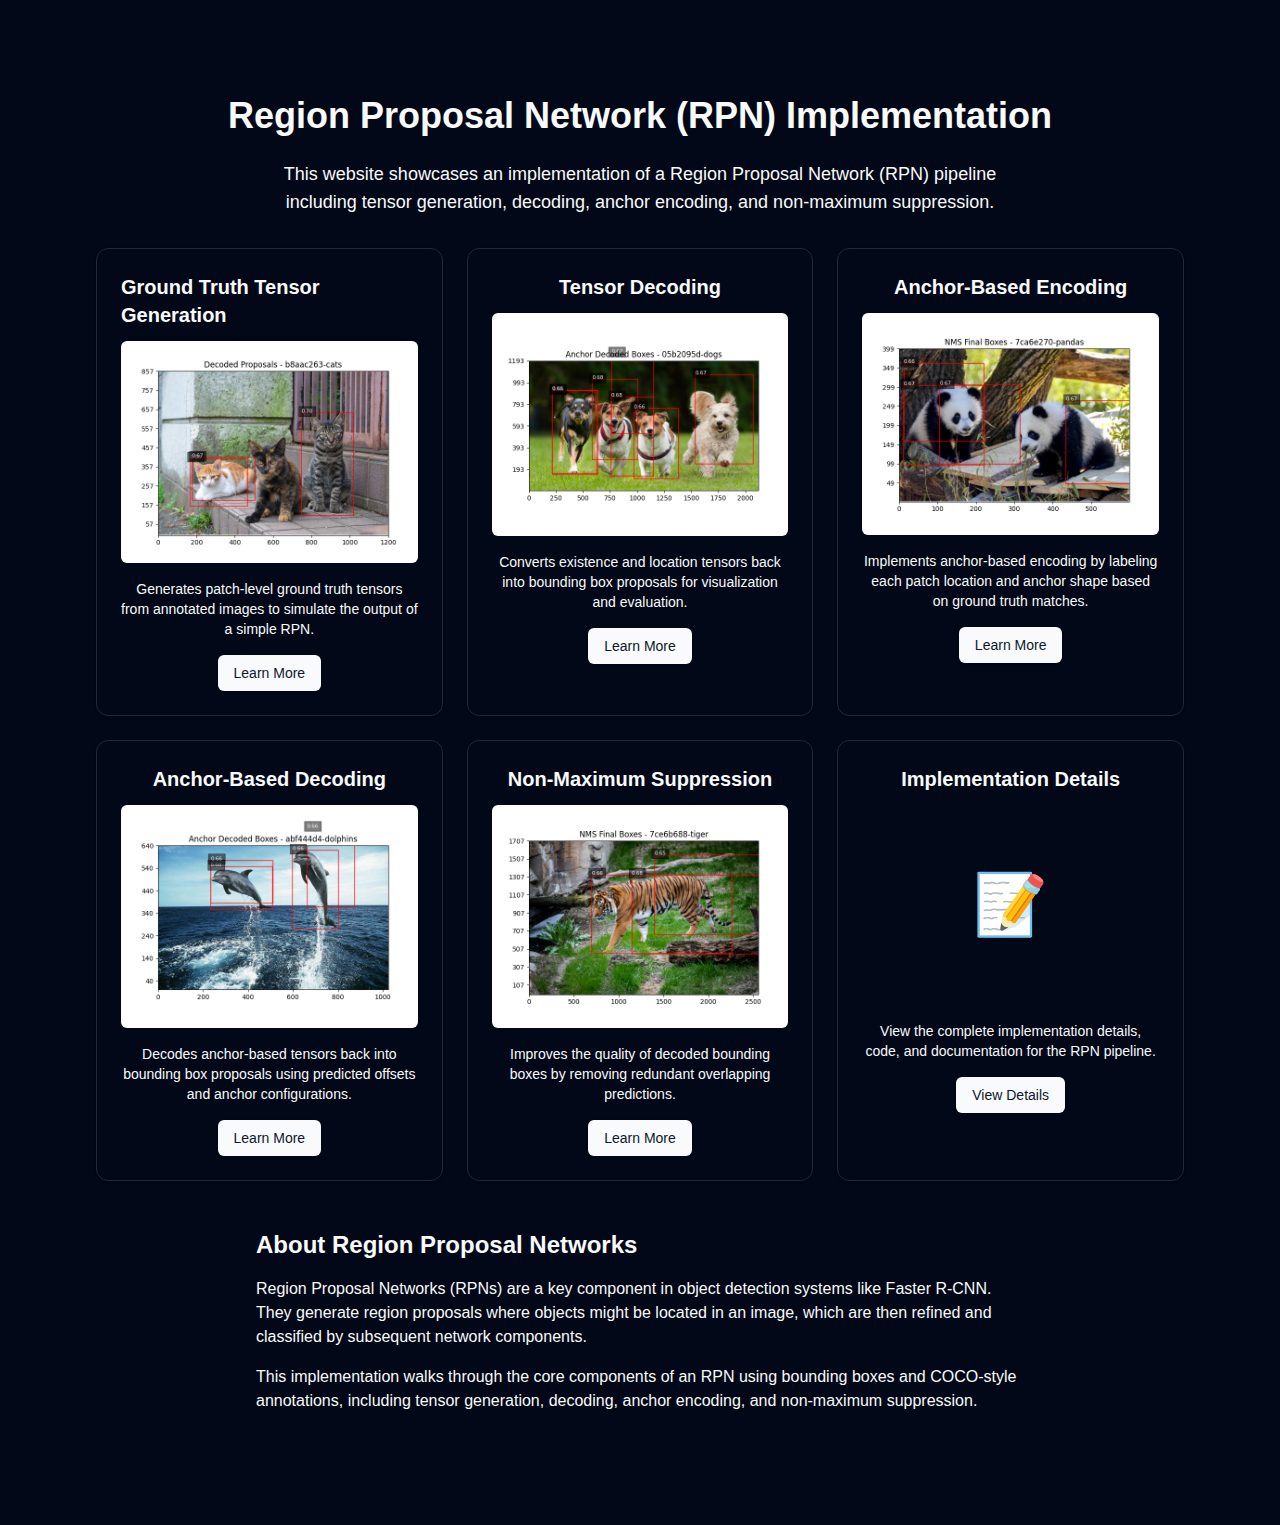
<file: index.html>
<!DOCTYPE html><html lang="en" class="dark"><head><meta charSet="utf-8"/><meta name="viewport" content="width=device-width, initial-scale=1"/><link rel="preload" href="./_next/static/media/569ce4b8f30dc480-s.p.woff2" as="font" crossorigin="" type="font/woff2"/><link rel="preload" href="./_next/static/media/93f479601ee12b01-s.p.woff2" as="font" crossorigin="" type="font/woff2"/><link rel="stylesheet" href="./_next/static/css/9b14955158d61548.css" data-precedence="next"/><link rel="preload" as="script" fetchPriority="low" href="./_next/static/chunks/webpack-013194c79a4f4649.js"/><script src="./_next/static/chunks/ebe977ba-f33e6a37613402e3.js" async=""></script><script src="./_next/static/chunks/411-e865e4c97e426d4b.js" async=""></script><script src="./_next/static/chunks/main-app-a2d3648bc2e3e824.js" async=""></script><script src="./_next/static/chunks/395-ab24c1eea676b652.js" async=""></script><script src="./_next/static/chunks/84-42539fc15c698436.js" async=""></script><script src="./_next/static/chunks/app/page-92c3d81ac4e2b748.js" async=""></script><meta name="next-size-adjust" content=""/><title>Create Next App</title><meta name="description" content="Generated by create next app"/><link rel="icon" href="./favicon.ico" type="image/x-icon" sizes="16x16"/><script src="./_next/static/chunks/polyfills-42372ed130431b0a.js" noModule=""></script></head><body class="__variable_4d318d __variable_ea5f4b antialiased"><main class="flex min-h-screen flex-col items-center p-8 sm:p-24"><h1 class="text-4xl font-bold mb-6 text-center">Region Proposal Network (RPN) Implementation</h1><p class="text-lg mb-8 max-w-3xl text-center">This website showcases an implementation of a Region Proposal Network (RPN) pipeline including tensor generation, decoding, anchor encoding, and non-maximum suppression.</p><div class="grid grid-cols-1 md:grid-cols-2 lg:grid-cols-3 gap-6 w-full max-w-6xl mb-12"><div class="rounded-xl border bg-card text-card-foreground shadow p-6 flex flex-col items-center"><h2 class="text-xl font-semibold mb-3">Ground Truth Tensor Generation</h2><img alt="Ground Truth Tensor Generation" loading="lazy" width="300" height="200" decoding="async" data-nimg="1" class="mb-4 rounded-md" style="color:transparent" src="./images/cats_res.png"/><p class="text-sm text-center mb-4">Generates patch-level ground truth tensors from annotated images to simulate the output of a simple RPN.</p><a href="./ground-truth-generation.html"><button class="inline-flex items-center justify-center gap-2 whitespace-nowrap rounded-md text-sm font-medium transition-colors focus-visible:outline-none focus-visible:ring-1 focus-visible:ring-ring disabled:pointer-events-none disabled:opacity-50 [&amp;_svg]:pointer-events-none [&amp;_svg]:size-4 [&amp;_svg]:shrink-0 bg-primary text-primary-foreground shadow hover:bg-primary/90 h-9 px-4 py-2">Learn More</button></a></div><div class="rounded-xl border bg-card text-card-foreground shadow p-6 flex flex-col items-center"><h2 class="text-xl font-semibold mb-3">Tensor Decoding</h2><img alt="Tensor Decoding" loading="lazy" width="300" height="200" decoding="async" data-nimg="1" class="mb-4 rounded-md" style="color:transparent" src="./images/dogs.png"/><p class="text-sm text-center mb-4">Converts existence and location tensors back into bounding box proposals for visualization and evaluation.</p><a href="./tensor-decoding.html"><button class="inline-flex items-center justify-center gap-2 whitespace-nowrap rounded-md text-sm font-medium transition-colors focus-visible:outline-none focus-visible:ring-1 focus-visible:ring-ring disabled:pointer-events-none disabled:opacity-50 [&amp;_svg]:pointer-events-none [&amp;_svg]:size-4 [&amp;_svg]:shrink-0 bg-primary text-primary-foreground shadow hover:bg-primary/90 h-9 px-4 py-2">Learn More</button></a></div><div class="rounded-xl border bg-card text-card-foreground shadow p-6 flex flex-col items-center"><h2 class="text-xl font-semibold mb-3">Anchor-Based Encoding</h2><img alt="Anchor-Based Encoding" loading="lazy" width="300" height="200" decoding="async" data-nimg="1" class="mb-4 rounded-md" style="color:transparent" src="./images/pandas.png"/><p class="text-sm text-center mb-4">Implements anchor-based encoding by labeling each patch location and anchor shape based on ground truth matches.</p><a href="./anchor-encoding.html"><button class="inline-flex items-center justify-center gap-2 whitespace-nowrap rounded-md text-sm font-medium transition-colors focus-visible:outline-none focus-visible:ring-1 focus-visible:ring-ring disabled:pointer-events-none disabled:opacity-50 [&amp;_svg]:pointer-events-none [&amp;_svg]:size-4 [&amp;_svg]:shrink-0 bg-primary text-primary-foreground shadow hover:bg-primary/90 h-9 px-4 py-2">Learn More</button></a></div><div class="rounded-xl border bg-card text-card-foreground shadow p-6 flex flex-col items-center"><h2 class="text-xl font-semibold mb-3">Anchor-Based Decoding</h2><img alt="Anchor-Based Decoding" loading="lazy" width="300" height="200" decoding="async" data-nimg="1" class="mb-4 rounded-md" style="color:transparent" src="./images/dolphins.png"/><p class="text-sm text-center mb-4">Decodes anchor-based tensors back into bounding box proposals using predicted offsets and anchor configurations.</p><a href="./anchor-decoding.html"><button class="inline-flex items-center justify-center gap-2 whitespace-nowrap rounded-md text-sm font-medium transition-colors focus-visible:outline-none focus-visible:ring-1 focus-visible:ring-ring disabled:pointer-events-none disabled:opacity-50 [&amp;_svg]:pointer-events-none [&amp;_svg]:size-4 [&amp;_svg]:shrink-0 bg-primary text-primary-foreground shadow hover:bg-primary/90 h-9 px-4 py-2">Learn More</button></a></div><div class="rounded-xl border bg-card text-card-foreground shadow p-6 flex flex-col items-center"><h2 class="text-xl font-semibold mb-3">Non-Maximum Suppression</h2><img alt="Non-Maximum Suppression" loading="lazy" width="300" height="200" decoding="async" data-nimg="1" class="mb-4 rounded-md" style="color:transparent" src="./images/tiger.png"/><p class="text-sm text-center mb-4">Improves the quality of decoded bounding boxes by removing redundant overlapping predictions.</p><a href="./non-maximum-suppression"><button class="inline-flex items-center justify-center gap-2 whitespace-nowrap rounded-md text-sm font-medium transition-colors focus-visible:outline-none focus-visible:ring-1 focus-visible:ring-ring disabled:pointer-events-none disabled:opacity-50 [&amp;_svg]:pointer-events-none [&amp;_svg]:size-4 [&amp;_svg]:shrink-0 bg-primary text-primary-foreground shadow hover:bg-primary/90 h-9 px-4 py-2">Learn More</button></a></div><div class="rounded-xl border bg-card text-card-foreground shadow p-6 flex flex-col items-center"><h2 class="text-xl font-semibold mb-3">Implementation Details</h2><div class="h-[200px] flex items-center justify-center mb-4"><div class="text-6xl">📝</div></div><p class="text-sm text-center mb-4">View the complete implementation details, code, and documentation for the RPN pipeline.</p><a href="./implementation-details.html"><button class="inline-flex items-center justify-center gap-2 whitespace-nowrap rounded-md text-sm font-medium transition-colors focus-visible:outline-none focus-visible:ring-1 focus-visible:ring-ring disabled:pointer-events-none disabled:opacity-50 [&amp;_svg]:pointer-events-none [&amp;_svg]:size-4 [&amp;_svg]:shrink-0 bg-primary text-primary-foreground shadow hover:bg-primary/90 h-9 px-4 py-2">View Details</button></a></div></div><div class="w-full max-w-3xl"><h2 class="text-2xl font-semibold mb-4">About Region Proposal Networks</h2><p class="mb-4">Region Proposal Networks (RPNs) are a key component in object detection systems like Faster R-CNN. They generate region proposals where objects might be located in an image, which are then refined and classified by subsequent network components.</p><p class="mb-4">This implementation walks through the core components of an RPN using bounding boxes and COCO-style annotations, including tensor generation, decoding, anchor encoding, and non-maximum suppression.</p></div></main><script src="./_next/static/chunks/webpack-013194c79a4f4649.js" async=""></script><script>(self.__next_f=self.__next_f||[]).push([0])</script><script>self.__next_f.push([1,"1:\"$Sreact.fragment\"\n2:I[9729,[],\"\"]\n3:I[9829,[],\"\"]\n4:I[9224,[],\"ClientPageRoot\"]\n5:I[6261,[\"395\",\"static/chunks/395-ab24c1eea676b652.js\",\"84\",\"static/chunks/84-42539fc15c698436.js\",\"974\",\"static/chunks/app/page-92c3d81ac4e2b748.js\"],\"default\"]\n8:I[5358,[],\"OutletBoundary\"]\na:I[5358,[],\"MetadataBoundary\"]\nc:I[5358,[],\"ViewportBoundary\"]\ne:I[672,[],\"\"]\n:HL[\"/_next/static/media/569ce4b8f30dc480-s.p.woff2\",\"font\",{\"crossOrigin\":\"\",\"type\":\"font/woff2\"}]\n:HL[\"/_next/static/media/93f479601ee12b01-s.p.woff2\",\"font\",{\"crossOrigin\":\"\",\"type\":\"font/woff2\"}]\n:HL[\"/_next/static/css/9b14955158d61548.css\",\"style\"]\n"])</script><script>self.__next_f.push([1,"0:{\"P\":null,\"b\":\"UWgL685_DnIc7gZtM0i8y\",\"p\":\"\",\"c\":[\"\",\"\"],\"i\":false,\"f\":[[[\"\",{\"children\":[\"__PAGE__\",{}]},\"$undefined\",\"$undefined\",true],[\"\",[\"$\",\"$1\",\"c\",{\"children\":[[[\"$\",\"link\",\"0\",{\"rel\":\"stylesheet\",\"href\":\"/_next/static/css/9b14955158d61548.css\",\"precedence\":\"next\",\"crossOrigin\":\"$undefined\",\"nonce\":\"$undefined\"}]],[\"$\",\"html\",null,{\"lang\":\"en\",\"className\":\"dark\",\"children\":[\"$\",\"body\",null,{\"className\":\"__variable_4d318d __variable_ea5f4b antialiased\",\"children\":[\"$\",\"$L2\",null,{\"parallelRouterKey\":\"children\",\"segmentPath\":[\"children\"],\"error\":\"$undefined\",\"errorStyles\":\"$undefined\",\"errorScripts\":\"$undefined\",\"template\":[\"$\",\"$L3\",null,{}],\"templateStyles\":\"$undefined\",\"templateScripts\":\"$undefined\",\"notFound\":[[],[[\"$\",\"title\",null,{\"children\":\"404: This page could not be found.\"}],[\"$\",\"div\",null,{\"style\":{\"fontFamily\":\"system-ui,\\\"Segoe UI\\\",Roboto,Helvetica,Arial,sans-serif,\\\"Apple Color Emoji\\\",\\\"Segoe UI Emoji\\\"\",\"height\":\"100vh\",\"textAlign\":\"center\",\"display\":\"flex\",\"flexDirection\":\"column\",\"alignItems\":\"center\",\"justifyContent\":\"center\"},\"children\":[\"$\",\"div\",null,{\"children\":[[\"$\",\"style\",null,{\"dangerouslySetInnerHTML\":{\"__html\":\"body{color:#000;background:#fff;margin:0}.next-error-h1{border-right:1px solid rgba(0,0,0,.3)}@media (prefers-color-scheme:dark){body{color:#fff;background:#000}.next-error-h1{border-right:1px solid rgba(255,255,255,.3)}}\"}}],[\"$\",\"h1\",null,{\"className\":\"next-error-h1\",\"style\":{\"display\":\"inline-block\",\"margin\":\"0 20px 0 0\",\"padding\":\"0 23px 0 0\",\"fontSize\":24,\"fontWeight\":500,\"verticalAlign\":\"top\",\"lineHeight\":\"49px\"},\"children\":404}],[\"$\",\"div\",null,{\"style\":{\"display\":\"inline-block\"},\"children\":[\"$\",\"h2\",null,{\"style\":{\"fontSize\":14,\"fontWeight\":400,\"lineHeight\":\"49px\",\"margin\":0},\"children\":\"This page could not be found.\"}]}]]}]}]]],\"forbidden\":\"$undefined\",\"unauthorized\":\"$undefined\"}]}]}]]}],{\"children\":[\"__PAGE__\",[\"$\",\"$1\",\"c\",{\"children\":[[\"$\",\"$L4\",null,{\"Component\":\"$5\",\"searchParams\":{},\"params\":{},\"promises\":[\"$@6\",\"$@7\"]}],null,[\"$\",\"$L8\",null,{\"children\":\"$L9\"}]]}],{},null,false]},null,false],[\"$\",\"$1\",\"h\",{\"children\":[null,[\"$\",\"$1\",\"8OT0yn4gBnYpyGsp1CMpc\",{\"children\":[[\"$\",\"$La\",null,{\"children\":\"$Lb\"}],[\"$\",\"$Lc\",null,{\"children\":\"$Ld\"}],[\"$\",\"meta\",null,{\"name\":\"next-size-adjust\",\"content\":\"\"}]]}]]}],false]],\"m\":\"$undefined\",\"G\":[\"$e\",\"$undefined\"],\"s\":false,\"S\":true}\n"])</script><script>self.__next_f.push([1,"6:{}\n7:{}\n"])</script><script>self.__next_f.push([1,"d:[[\"$\",\"meta\",\"0\",{\"name\":\"viewport\",\"content\":\"width=device-width, initial-scale=1\"}]]\nb:[[\"$\",\"meta\",\"0\",{\"charSet\":\"utf-8\"}],[\"$\",\"title\",\"1\",{\"children\":\"Create Next App\"}],[\"$\",\"meta\",\"2\",{\"name\":\"description\",\"content\":\"Generated by create next app\"}],[\"$\",\"link\",\"3\",{\"rel\":\"icon\",\"href\":\"/favicon.ico\",\"type\":\"image/x-icon\",\"sizes\":\"16x16\"}]]\n"])</script><script>self.__next_f.push([1,"9:null\n"])</script></body></html>
</file>
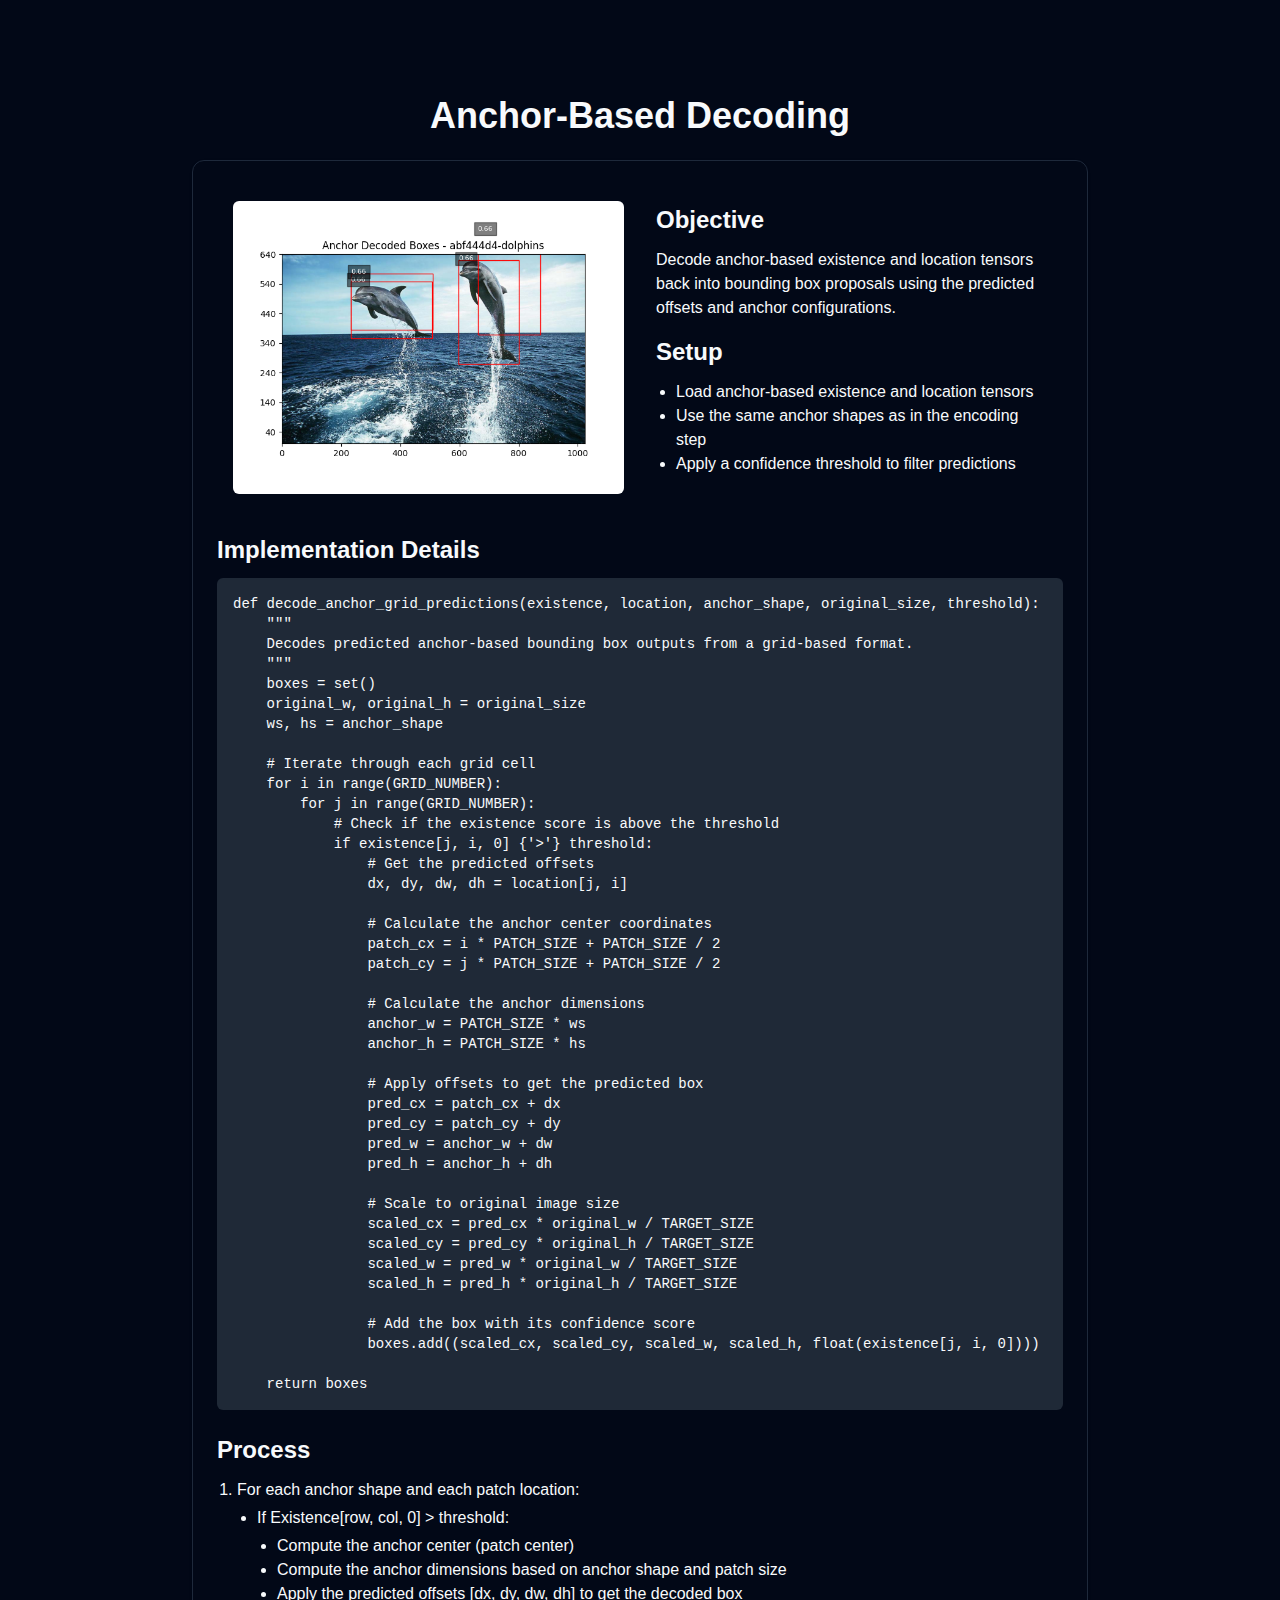
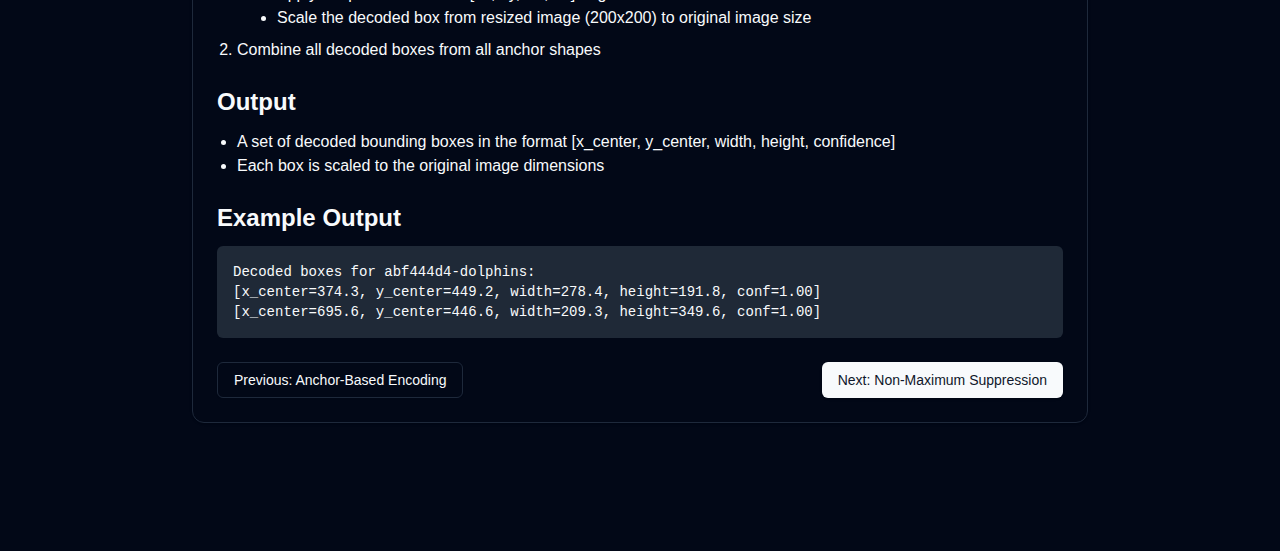
<file: anchor-decoding.html>
<!DOCTYPE html><html lang="en" class="dark"><head><meta charSet="utf-8"/><meta name="viewport" content="width=device-width, initial-scale=1"/><link rel="preload" href="./_next/static/media/569ce4b8f30dc480-s.p.woff2" as="font" crossorigin="" type="font/woff2"/><link rel="preload" href="./_next/static/media/93f479601ee12b01-s.p.woff2" as="font" crossorigin="" type="font/woff2"/><link rel="stylesheet" href="./_next/static/css/9b14955158d61548.css" data-precedence="next"/><link rel="preload" as="script" fetchPriority="low" href="./_next/static/chunks/webpack-013194c79a4f4649.js"/><script src="./_next/static/chunks/ebe977ba-f33e6a37613402e3.js" async=""></script><script src="./_next/static/chunks/411-e865e4c97e426d4b.js" async=""></script><script src="./_next/static/chunks/main-app-a2d3648bc2e3e824.js" async=""></script><script src="./_next/static/chunks/395-ab24c1eea676b652.js" async=""></script><script src="./_next/static/chunks/84-42539fc15c698436.js" async=""></script><script src="./_next/static/chunks/app/anchor-decoding/page-84b7c00c35ee9fb7.js" async=""></script><meta name="next-size-adjust" content=""/><title>Create Next App</title><meta name="description" content="Generated by create next app"/><link rel="icon" href="./favicon.ico" type="image/x-icon" sizes="16x16"/><script src="./_next/static/chunks/polyfills-42372ed130431b0a.js" noModule=""></script></head><body class="__variable_4d318d __variable_ea5f4b antialiased"><main class="flex min-h-screen flex-col items-center p-8 sm:p-24"><h1 class="text-4xl font-bold mb-6 text-center">Anchor-Based Decoding</h1><div class="w-full max-w-4xl mb-8"><div class="rounded-xl border bg-card text-card-foreground shadow p-6"><div class="flex flex-col md:flex-row items-center mb-6"><div class="md:w-1/2 p-4"><img alt="Anchor-Based Decoding" loading="lazy" width="400" height="300" decoding="async" data-nimg="1" class="rounded-md" style="color:transparent" src="./images/dolphins.png"/></div><div class="md:w-1/2 p-4"><h2 class="text-2xl font-semibold mb-3">Objective</h2><p class="mb-4">Decode anchor-based existence and location tensors back into bounding box proposals using the predicted offsets and anchor configurations.</p><h2 class="text-2xl font-semibold mb-3">Setup</h2><ul class="list-disc pl-5 mb-4"><li>Load anchor-based existence and location tensors</li><li>Use the same anchor shapes as in the encoding step</li><li>Apply a confidence threshold to filter predictions</li></ul></div></div><h2 class="text-2xl font-semibold mb-3">Implementation Details</h2><div class="bg-gray-100 dark:bg-gray-800 p-4 rounded-md mb-6 overflow-auto"><pre class="text-sm">def decode_anchor_grid_predictions(existence, location, anchor_shape, original_size, threshold):
    &quot;&quot;&quot;
    Decodes predicted anchor-based bounding box outputs from a grid-based format.
    &quot;&quot;&quot;
    boxes = set()
    original_w, original_h = original_size
    ws, hs = anchor_shape
    
    # Iterate through each grid cell
    for i in range(GRID_NUMBER):
        for j in range(GRID_NUMBER):
            # Check if the existence score is above the threshold
            if existence[j, i, 0] {&#x27;&gt;&#x27;} threshold:
                # Get the predicted offsets
                dx, dy, dw, dh = location[j, i]
                
                # Calculate the anchor center coordinates
                patch_cx = i * PATCH_SIZE + PATCH_SIZE / 2
                patch_cy = j * PATCH_SIZE + PATCH_SIZE / 2
                
                # Calculate the anchor dimensions
                anchor_w = PATCH_SIZE * ws
                anchor_h = PATCH_SIZE * hs
                
                # Apply offsets to get the predicted box
                pred_cx = patch_cx + dx
                pred_cy = patch_cy + dy
                pred_w = anchor_w + dw
                pred_h = anchor_h + dh
                
                # Scale to original image size
                scaled_cx = pred_cx * original_w / TARGET_SIZE
                scaled_cy = pred_cy * original_h / TARGET_SIZE
                scaled_w = pred_w * original_w / TARGET_SIZE
                scaled_h = pred_h * original_h / TARGET_SIZE
                
                # Add the box with its confidence score
                boxes.add((scaled_cx, scaled_cy, scaled_w, scaled_h, float(existence[j, i, 0])))
    
    return boxes</pre></div><h2 class="text-2xl font-semibold mb-3">Process</h2><ol class="list-decimal pl-5 mb-6"><li class="mb-2">For each anchor shape and each patch location:<ul class="list-disc pl-5 mt-1"><li>If Existence[row, col, 0] <!-- -->&gt;<!-- --> threshold:<ul class="list-disc pl-5 mt-1"><li>Compute the anchor center (patch center)</li><li>Compute the anchor dimensions based on anchor shape and patch size</li><li>Apply the predicted offsets [dx, dy, dw, dh] to get the decoded box</li><li>Scale the decoded box from resized image (200x200) to original image size</li></ul></li></ul></li><li class="mb-2">Combine all decoded boxes from all anchor shapes</li></ol><h2 class="text-2xl font-semibold mb-3">Output</h2><ul class="list-disc pl-5 mb-6"><li>A set of decoded bounding boxes in the format [x_center, y_center, width, height, confidence]</li><li>Each box is scaled to the original image dimensions</li></ul><h2 class="text-2xl font-semibold mb-3">Example Output</h2><div class="bg-gray-100 dark:bg-gray-800 p-4 rounded-md mb-6"><pre class="text-sm">Decoded boxes for abf444d4-dolphins:
[x_center=374.3, y_center=449.2, width=278.4, height=191.8, conf=1.00]
[x_center=695.6, y_center=446.6, width=209.3, height=349.6, conf=1.00]</pre></div><div class="flex justify-between"><a href="./anchor-encoding"><button class="inline-flex items-center justify-center gap-2 whitespace-nowrap rounded-md text-sm font-medium transition-colors focus-visible:outline-none focus-visible:ring-1 focus-visible:ring-ring disabled:pointer-events-none disabled:opacity-50 [&amp;_svg]:pointer-events-none [&amp;_svg]:size-4 [&amp;_svg]:shrink-0 border border-input bg-background shadow-sm hover:bg-accent hover:text-accent-foreground h-9 px-4 py-2">Previous: Anchor-Based Encoding</button></a><a href="./non-maximum-suppression"><button class="inline-flex items-center justify-center gap-2 whitespace-nowrap rounded-md text-sm font-medium transition-colors focus-visible:outline-none focus-visible:ring-1 focus-visible:ring-ring disabled:pointer-events-none disabled:opacity-50 [&amp;_svg]:pointer-events-none [&amp;_svg]:size-4 [&amp;_svg]:shrink-0 bg-primary text-primary-foreground shadow hover:bg-primary/90 h-9 px-4 py-2">Next: Non-Maximum Suppression</button></a></div></div></div></main><script src="./_next/static/chunks/webpack-013194c79a4f4649.js" async=""></script><script>(self.__next_f=self.__next_f||[]).push([0])</script><script>self.__next_f.push([1,"1:\"$Sreact.fragment\"\n2:I[9729,[],\"\"]\n3:I[9829,[],\"\"]\n4:I[9224,[],\"ClientPageRoot\"]\n5:I[6939,[\"395\",\"static/chunks/395-ab24c1eea676b652.js\",\"84\",\"static/chunks/84-42539fc15c698436.js\",\"236\",\"static/chunks/app/anchor-decoding/page-84b7c00c35ee9fb7.js\"],\"default\"]\n8:I[5358,[],\"OutletBoundary\"]\na:I[5358,[],\"MetadataBoundary\"]\nc:I[5358,[],\"ViewportBoundary\"]\ne:I[672,[],\"\"]\n:HL[\"/_next/static/media/569ce4b8f30dc480-s.p.woff2\",\"font\",{\"crossOrigin\":\"\",\"type\":\"font/woff2\"}]\n:HL[\"/_next/static/media/93f479601ee12b01-s.p.woff2\",\"font\",{\"crossOrigin\":\"\",\"type\":\"font/woff2\"}]\n:HL[\"/_next/static/css/9b14955158d61548.css\",\"style\"]\n"])</script><script>self.__next_f.push([1,"0:{\"P\":null,\"b\":\"UWgL685_DnIc7gZtM0i8y\",\"p\":\"\",\"c\":[\"\",\"anchor-decoding\"],\"i\":false,\"f\":[[[\"\",{\"children\":[\"anchor-decoding\",{\"children\":[\"__PAGE__\",{}]}]},\"$undefined\",\"$undefined\",true],[\"\",[\"$\",\"$1\",\"c\",{\"children\":[[[\"$\",\"link\",\"0\",{\"rel\":\"stylesheet\",\"href\":\"/_next/static/css/9b14955158d61548.css\",\"precedence\":\"next\",\"crossOrigin\":\"$undefined\",\"nonce\":\"$undefined\"}]],[\"$\",\"html\",null,{\"lang\":\"en\",\"className\":\"dark\",\"children\":[\"$\",\"body\",null,{\"className\":\"__variable_4d318d __variable_ea5f4b antialiased\",\"children\":[\"$\",\"$L2\",null,{\"parallelRouterKey\":\"children\",\"segmentPath\":[\"children\"],\"error\":\"$undefined\",\"errorStyles\":\"$undefined\",\"errorScripts\":\"$undefined\",\"template\":[\"$\",\"$L3\",null,{}],\"templateStyles\":\"$undefined\",\"templateScripts\":\"$undefined\",\"notFound\":[[],[[\"$\",\"title\",null,{\"children\":\"404: This page could not be found.\"}],[\"$\",\"div\",null,{\"style\":{\"fontFamily\":\"system-ui,\\\"Segoe UI\\\",Roboto,Helvetica,Arial,sans-serif,\\\"Apple Color Emoji\\\",\\\"Segoe UI Emoji\\\"\",\"height\":\"100vh\",\"textAlign\":\"center\",\"display\":\"flex\",\"flexDirection\":\"column\",\"alignItems\":\"center\",\"justifyContent\":\"center\"},\"children\":[\"$\",\"div\",null,{\"children\":[[\"$\",\"style\",null,{\"dangerouslySetInnerHTML\":{\"__html\":\"body{color:#000;background:#fff;margin:0}.next-error-h1{border-right:1px solid rgba(0,0,0,.3)}@media (prefers-color-scheme:dark){body{color:#fff;background:#000}.next-error-h1{border-right:1px solid rgba(255,255,255,.3)}}\"}}],[\"$\",\"h1\",null,{\"className\":\"next-error-h1\",\"style\":{\"display\":\"inline-block\",\"margin\":\"0 20px 0 0\",\"padding\":\"0 23px 0 0\",\"fontSize\":24,\"fontWeight\":500,\"verticalAlign\":\"top\",\"lineHeight\":\"49px\"},\"children\":404}],[\"$\",\"div\",null,{\"style\":{\"display\":\"inline-block\"},\"children\":[\"$\",\"h2\",null,{\"style\":{\"fontSize\":14,\"fontWeight\":400,\"lineHeight\":\"49px\",\"margin\":0},\"children\":\"This page could not be found.\"}]}]]}]}]]],\"forbidden\":\"$undefined\",\"unauthorized\":\"$undefined\"}]}]}]]}],{\"children\":[\"anchor-decoding\",[\"$\",\"$1\",\"c\",{\"children\":[null,[\"$\",\"$L2\",null,{\"parallelRouterKey\":\"children\",\"segmentPath\":[\"children\",\"anchor-decoding\",\"children\"],\"error\":\"$undefined\",\"errorStyles\":\"$undefined\",\"errorScripts\":\"$undefined\",\"template\":[\"$\",\"$L3\",null,{}],\"templateStyles\":\"$undefined\",\"templateScripts\":\"$undefined\",\"notFound\":\"$undefined\",\"forbidden\":\"$undefined\",\"unauthorized\":\"$undefined\"}]]}],{\"children\":[\"__PAGE__\",[\"$\",\"$1\",\"c\",{\"children\":[[\"$\",\"$L4\",null,{\"Component\":\"$5\",\"searchParams\":{},\"params\":{},\"promises\":[\"$@6\",\"$@7\"]}],null,[\"$\",\"$L8\",null,{\"children\":\"$L9\"}]]}],{},null,false]},null,false]},null,false],[\"$\",\"$1\",\"h\",{\"children\":[null,[\"$\",\"$1\",\"J4gWhDUSqPxqZcKYTBVzT\",{\"children\":[[\"$\",\"$La\",null,{\"children\":\"$Lb\"}],[\"$\",\"$Lc\",null,{\"children\":\"$Ld\"}],[\"$\",\"meta\",null,{\"name\":\"next-size-adjust\",\"content\":\"\"}]]}]]}],false]],\"m\":\"$undefined\",\"G\":[\"$e\",\"$undefined\"],\"s\":false,\"S\":true}\n"])</script><script>self.__next_f.push([1,"6:{}\n7:{}\n"])</script><script>self.__next_f.push([1,"d:[[\"$\",\"meta\",\"0\",{\"name\":\"viewport\",\"content\":\"width=device-width, initial-scale=1\"}]]\nb:[[\"$\",\"meta\",\"0\",{\"charSet\":\"utf-8\"}],[\"$\",\"title\",\"1\",{\"children\":\"Create Next App\"}],[\"$\",\"meta\",\"2\",{\"name\":\"description\",\"content\":\"Generated by create next app\"}],[\"$\",\"link\",\"3\",{\"rel\":\"icon\",\"href\":\"/favicon.ico\",\"type\":\"image/x-icon\",\"sizes\":\"16x16\"}]]\n"])</script><script>self.__next_f.push([1,"9:null\n"])</script></body></html>
</file>
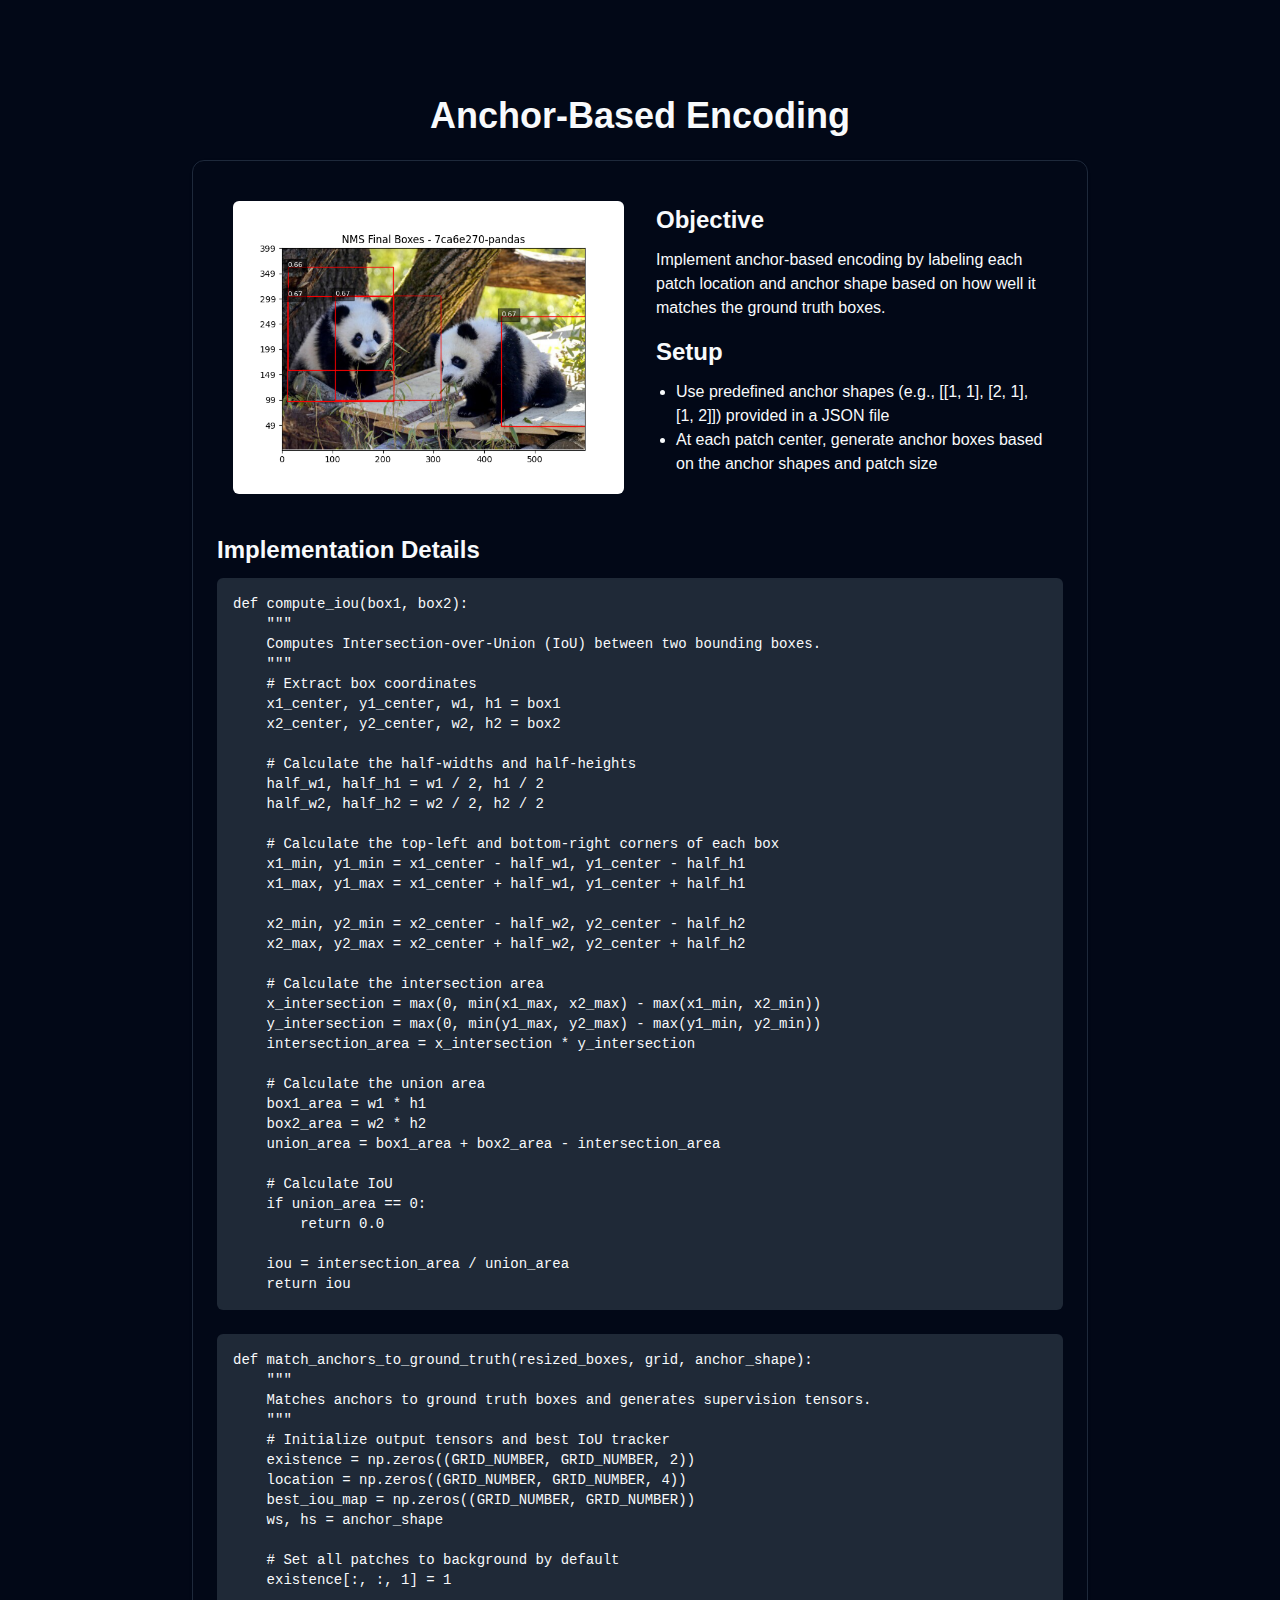
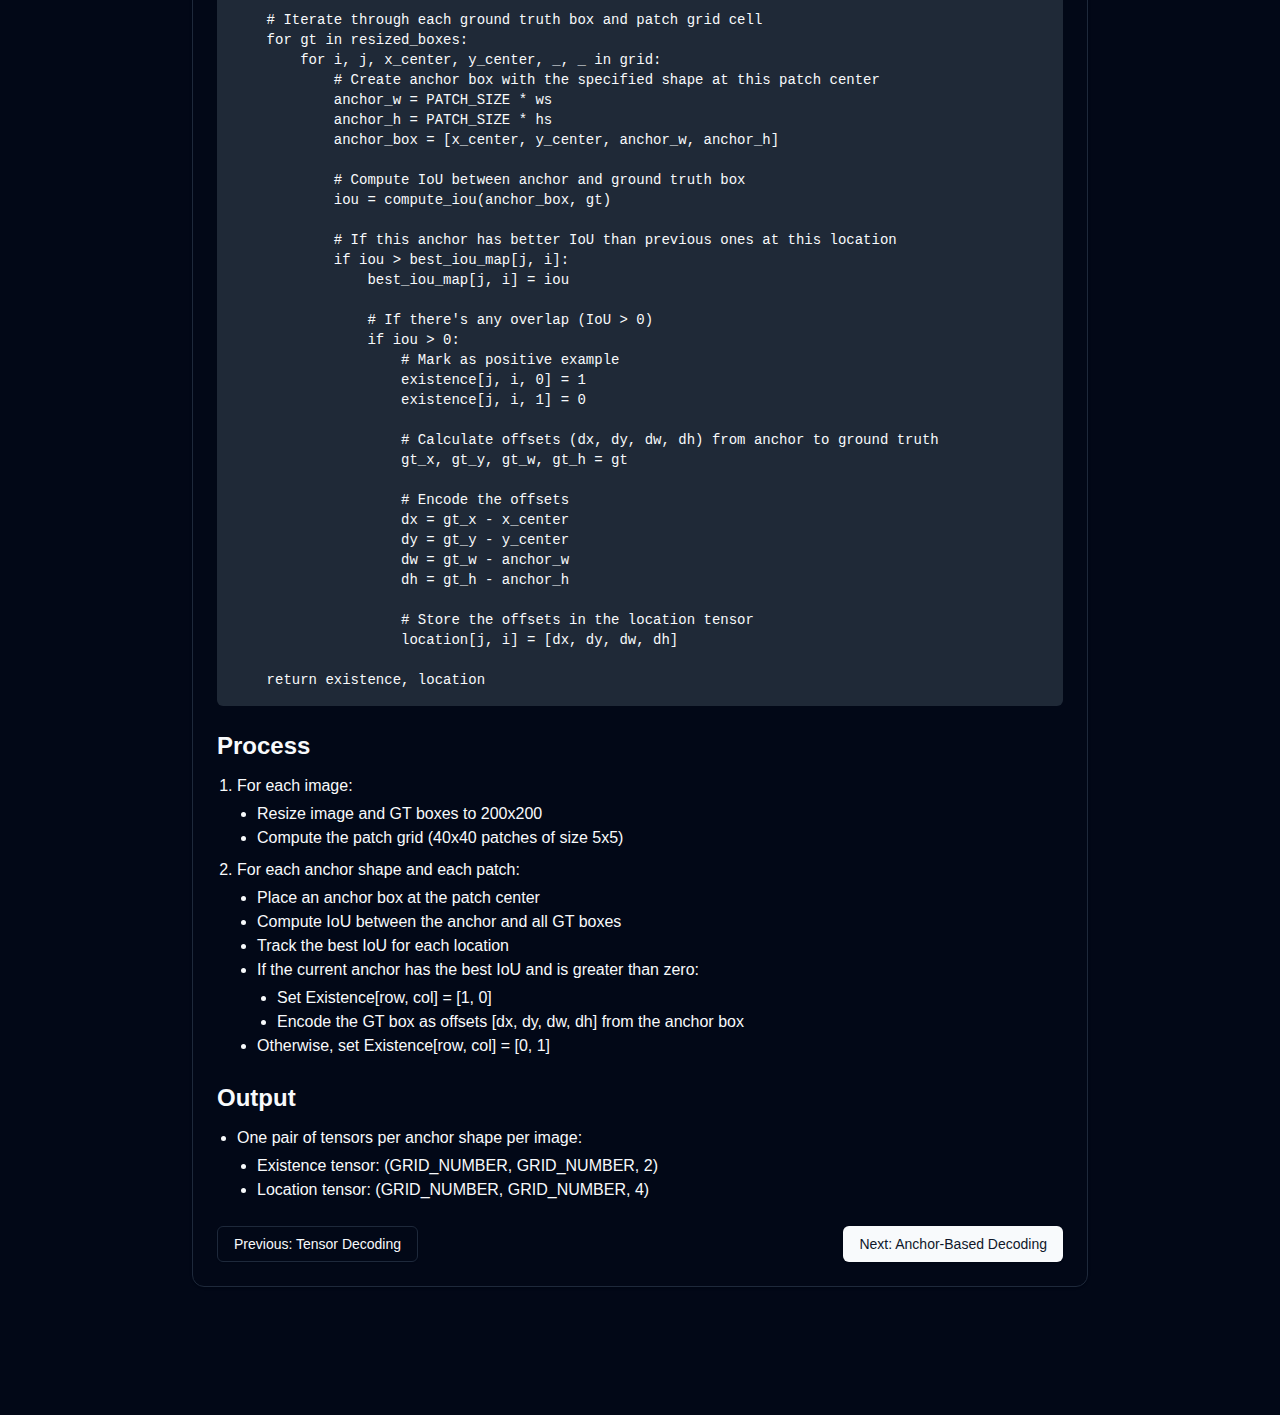
<file: anchor-encoding.html>
<!DOCTYPE html><html lang="en" class="dark"><head><meta charSet="utf-8"/><meta name="viewport" content="width=device-width, initial-scale=1"/><link rel="preload" href="./_next/static/media/569ce4b8f30dc480-s.p.woff2" as="font" crossorigin="" type="font/woff2"/><link rel="preload" href="./_next/static/media/93f479601ee12b01-s.p.woff2" as="font" crossorigin="" type="font/woff2"/><link rel="stylesheet" href="./_next/static/css/9b14955158d61548.css" data-precedence="next"/><link rel="preload" as="script" fetchPriority="low" href="./_next/static/chunks/webpack-013194c79a4f4649.js"/><script src="./_next/static/chunks/ebe977ba-f33e6a37613402e3.js" async=""></script><script src="./_next/static/chunks/411-e865e4c97e426d4b.js" async=""></script><script src="./_next/static/chunks/main-app-a2d3648bc2e3e824.js" async=""></script><script src="./_next/static/chunks/395-ab24c1eea676b652.js" async=""></script><script src="./_next/static/chunks/84-42539fc15c698436.js" async=""></script><script src="./_next/static/chunks/app/anchor-encoding/page-a7a298fd2b8b8357.js" async=""></script><meta name="next-size-adjust" content=""/><title>Create Next App</title><meta name="description" content="Generated by create next app"/><link rel="icon" href="./favicon.ico" type="image/x-icon" sizes="16x16"/><script src="./_next/static/chunks/polyfills-42372ed130431b0a.js" noModule=""></script></head><body class="__variable_4d318d __variable_ea5f4b antialiased"><main class="flex min-h-screen flex-col items-center p-8 sm:p-24"><h1 class="text-4xl font-bold mb-6 text-center">Anchor-Based Encoding</h1><div class="w-full max-w-4xl mb-8"><div class="rounded-xl border bg-card text-card-foreground shadow p-6"><div class="flex flex-col md:flex-row items-center mb-6"><div class="md:w-1/2 p-4"><img alt="Anchor-Based Encoding" loading="lazy" width="400" height="300" decoding="async" data-nimg="1" class="rounded-md" style="color:transparent" src="./images/pandas.png"/></div><div class="md:w-1/2 p-4"><h2 class="text-2xl font-semibold mb-3">Objective</h2><p class="mb-4">Implement anchor-based encoding by labeling each patch location and anchor shape based on how well it matches the ground truth boxes.</p><h2 class="text-2xl font-semibold mb-3">Setup</h2><ul class="list-disc pl-5 mb-4"><li>Use predefined anchor shapes (e.g., [[1, 1], [2, 1], [1, 2]]) provided in a JSON file</li><li>At each patch center, generate anchor boxes based on the anchor shapes and patch size</li></ul></div></div><h2 class="text-2xl font-semibold mb-3">Implementation Details</h2><div class="bg-gray-100 dark:bg-gray-800 p-4 rounded-md mb-6 overflow-auto"><pre class="text-sm">def compute_iou(box1, box2):
    &quot;&quot;&quot;
    Computes Intersection-over-Union (IoU) between two bounding boxes.
    &quot;&quot;&quot;
    # Extract box coordinates
    x1_center, y1_center, w1, h1 = box1
    x2_center, y2_center, w2, h2 = box2
    
    # Calculate the half-widths and half-heights
    half_w1, half_h1 = w1 / 2, h1 / 2
    half_w2, half_h2 = w2 / 2, h2 / 2
    
    # Calculate the top-left and bottom-right corners of each box
    x1_min, y1_min = x1_center - half_w1, y1_center - half_h1
    x1_max, y1_max = x1_center + half_w1, y1_center + half_h1
    
    x2_min, y2_min = x2_center - half_w2, y2_center - half_h2
    x2_max, y2_max = x2_center + half_w2, y2_center + half_h2
    
    # Calculate the intersection area
    x_intersection = max(0, min(x1_max, x2_max) - max(x1_min, x2_min))
    y_intersection = max(0, min(y1_max, y2_max) - max(y1_min, y2_min))
    intersection_area = x_intersection * y_intersection
    
    # Calculate the union area
    box1_area = w1 * h1
    box2_area = w2 * h2
    union_area = box1_area + box2_area - intersection_area
    
    # Calculate IoU
    if union_area == 0:
        return 0.0
    
    iou = intersection_area / union_area
    return iou</pre></div><div class="bg-gray-100 dark:bg-gray-800 p-4 rounded-md mb-6 overflow-auto"><pre class="text-sm">def match_anchors_to_ground_truth(resized_boxes, grid, anchor_shape):
    &quot;&quot;&quot;
    Matches anchors to ground truth boxes and generates supervision tensors.
    &quot;&quot;&quot;
    # Initialize output tensors and best IoU tracker
    existence = np.zeros((GRID_NUMBER, GRID_NUMBER, 2))
    location = np.zeros((GRID_NUMBER, GRID_NUMBER, 4))
    best_iou_map = np.zeros((GRID_NUMBER, GRID_NUMBER))
    ws, hs = anchor_shape
    
    # Set all patches to background by default
    existence[:, :, 1] = 1
    
    # Iterate through each ground truth box and patch grid cell
    for gt in resized_boxes:
        for i, j, x_center, y_center, _, _ in grid:
            # Create anchor box with the specified shape at this patch center
            anchor_w = PATCH_SIZE * ws
            anchor_h = PATCH_SIZE * hs
            anchor_box = [x_center, y_center, anchor_w, anchor_h]
            
            # Compute IoU between anchor and ground truth box
            iou = compute_iou(anchor_box, gt)
            
            # If this anchor has better IoU than previous ones at this location
            if iou &gt; best_iou_map[j, i]:
                best_iou_map[j, i] = iou
                
                # If there&#x27;s any overlap (IoU &gt; 0)
                if iou &gt; 0:
                    # Mark as positive example
                    existence[j, i, 0] = 1
                    existence[j, i, 1] = 0
                    
                    # Calculate offsets (dx, dy, dw, dh) from anchor to ground truth
                    gt_x, gt_y, gt_w, gt_h = gt
                    
                    # Encode the offsets
                    dx = gt_x - x_center
                    dy = gt_y - y_center
                    dw = gt_w - anchor_w
                    dh = gt_h - anchor_h
                    
                    # Store the offsets in the location tensor
                    location[j, i] = [dx, dy, dw, dh]
    
    return existence, location</pre></div><h2 class="text-2xl font-semibold mb-3">Process</h2><ol class="list-decimal pl-5 mb-6"><li class="mb-2">For each image:<ul class="list-disc pl-5 mt-1"><li>Resize image and GT boxes to 200x200</li><li>Compute the patch grid (40x40 patches of size 5x5)</li></ul></li><li class="mb-2">For each anchor shape and each patch:<ul class="list-disc pl-5 mt-1"><li>Place an anchor box at the patch center</li><li>Compute IoU between the anchor and all GT boxes</li><li>Track the best IoU for each location</li><li>If the current anchor has the best IoU and is greater than zero:<ul class="list-disc pl-5 mt-1"><li>Set Existence[row, col] = [1, 0]</li><li>Encode the GT box as offsets [dx, dy, dw, dh] from the anchor box</li></ul></li><li>Otherwise, set Existence[row, col] = [0, 1]</li></ul></li></ol><h2 class="text-2xl font-semibold mb-3">Output</h2><ul class="list-disc pl-5 mb-6"><li>One pair of tensors per anchor shape per image:<ul class="list-disc pl-5 mt-1"><li>Existence tensor: (GRID_NUMBER, GRID_NUMBER, 2)</li><li>Location tensor: (GRID_NUMBER, GRID_NUMBER, 4)</li></ul></li></ul><div class="flex justify-between"><a href="./tensor-decoding"><button class="inline-flex items-center justify-center gap-2 whitespace-nowrap rounded-md text-sm font-medium transition-colors focus-visible:outline-none focus-visible:ring-1 focus-visible:ring-ring disabled:pointer-events-none disabled:opacity-50 [&amp;_svg]:pointer-events-none [&amp;_svg]:size-4 [&amp;_svg]:shrink-0 border border-input bg-background shadow-sm hover:bg-accent hover:text-accent-foreground h-9 px-4 py-2">Previous: Tensor Decoding</button></a><a href="./anchor-decoding"><button class="inline-flex items-center justify-center gap-2 whitespace-nowrap rounded-md text-sm font-medium transition-colors focus-visible:outline-none focus-visible:ring-1 focus-visible:ring-ring disabled:pointer-events-none disabled:opacity-50 [&amp;_svg]:pointer-events-none [&amp;_svg]:size-4 [&amp;_svg]:shrink-0 bg-primary text-primary-foreground shadow hover:bg-primary/90 h-9 px-4 py-2">Next: Anchor-Based Decoding</button></a></div></div></div></main><script src="./_next/static/chunks/webpack-013194c79a4f4649.js" async=""></script><script>(self.__next_f=self.__next_f||[]).push([0])</script><script>self.__next_f.push([1,"1:\"$Sreact.fragment\"\n2:I[9729,[],\"\"]\n3:I[9829,[],\"\"]\n4:I[9224,[],\"ClientPageRoot\"]\n5:I[1215,[\"395\",\"static/chunks/395-ab24c1eea676b652.js\",\"84\",\"static/chunks/84-42539fc15c698436.js\",\"912\",\"static/chunks/app/anchor-encoding/page-a7a298fd2b8b8357.js\"],\"default\"]\n8:I[5358,[],\"OutletBoundary\"]\na:I[5358,[],\"MetadataBoundary\"]\nc:I[5358,[],\"ViewportBoundary\"]\ne:I[672,[],\"\"]\n:HL[\"/_next/static/media/569ce4b8f30dc480-s.p.woff2\",\"font\",{\"crossOrigin\":\"\",\"type\":\"font/woff2\"}]\n:HL[\"/_next/static/media/93f479601ee12b01-s.p.woff2\",\"font\",{\"crossOrigin\":\"\",\"type\":\"font/woff2\"}]\n:HL[\"/_next/static/css/9b14955158d61548.css\",\"style\"]\n"])</script><script>self.__next_f.push([1,"0:{\"P\":null,\"b\":\"UWgL685_DnIc7gZtM0i8y\",\"p\":\"\",\"c\":[\"\",\"anchor-encoding\"],\"i\":false,\"f\":[[[\"\",{\"children\":[\"anchor-encoding\",{\"children\":[\"__PAGE__\",{}]}]},\"$undefined\",\"$undefined\",true],[\"\",[\"$\",\"$1\",\"c\",{\"children\":[[[\"$\",\"link\",\"0\",{\"rel\":\"stylesheet\",\"href\":\"/_next/static/css/9b14955158d61548.css\",\"precedence\":\"next\",\"crossOrigin\":\"$undefined\",\"nonce\":\"$undefined\"}]],[\"$\",\"html\",null,{\"lang\":\"en\",\"className\":\"dark\",\"children\":[\"$\",\"body\",null,{\"className\":\"__variable_4d318d __variable_ea5f4b antialiased\",\"children\":[\"$\",\"$L2\",null,{\"parallelRouterKey\":\"children\",\"segmentPath\":[\"children\"],\"error\":\"$undefined\",\"errorStyles\":\"$undefined\",\"errorScripts\":\"$undefined\",\"template\":[\"$\",\"$L3\",null,{}],\"templateStyles\":\"$undefined\",\"templateScripts\":\"$undefined\",\"notFound\":[[],[[\"$\",\"title\",null,{\"children\":\"404: This page could not be found.\"}],[\"$\",\"div\",null,{\"style\":{\"fontFamily\":\"system-ui,\\\"Segoe UI\\\",Roboto,Helvetica,Arial,sans-serif,\\\"Apple Color Emoji\\\",\\\"Segoe UI Emoji\\\"\",\"height\":\"100vh\",\"textAlign\":\"center\",\"display\":\"flex\",\"flexDirection\":\"column\",\"alignItems\":\"center\",\"justifyContent\":\"center\"},\"children\":[\"$\",\"div\",null,{\"children\":[[\"$\",\"style\",null,{\"dangerouslySetInnerHTML\":{\"__html\":\"body{color:#000;background:#fff;margin:0}.next-error-h1{border-right:1px solid rgba(0,0,0,.3)}@media (prefers-color-scheme:dark){body{color:#fff;background:#000}.next-error-h1{border-right:1px solid rgba(255,255,255,.3)}}\"}}],[\"$\",\"h1\",null,{\"className\":\"next-error-h1\",\"style\":{\"display\":\"inline-block\",\"margin\":\"0 20px 0 0\",\"padding\":\"0 23px 0 0\",\"fontSize\":24,\"fontWeight\":500,\"verticalAlign\":\"top\",\"lineHeight\":\"49px\"},\"children\":404}],[\"$\",\"div\",null,{\"style\":{\"display\":\"inline-block\"},\"children\":[\"$\",\"h2\",null,{\"style\":{\"fontSize\":14,\"fontWeight\":400,\"lineHeight\":\"49px\",\"margin\":0},\"children\":\"This page could not be found.\"}]}]]}]}]]],\"forbidden\":\"$undefined\",\"unauthorized\":\"$undefined\"}]}]}]]}],{\"children\":[\"anchor-encoding\",[\"$\",\"$1\",\"c\",{\"children\":[null,[\"$\",\"$L2\",null,{\"parallelRouterKey\":\"children\",\"segmentPath\":[\"children\",\"anchor-encoding\",\"children\"],\"error\":\"$undefined\",\"errorStyles\":\"$undefined\",\"errorScripts\":\"$undefined\",\"template\":[\"$\",\"$L3\",null,{}],\"templateStyles\":\"$undefined\",\"templateScripts\":\"$undefined\",\"notFound\":\"$undefined\",\"forbidden\":\"$undefined\",\"unauthorized\":\"$undefined\"}]]}],{\"children\":[\"__PAGE__\",[\"$\",\"$1\",\"c\",{\"children\":[[\"$\",\"$L4\",null,{\"Component\":\"$5\",\"searchParams\":{},\"params\":{},\"promises\":[\"$@6\",\"$@7\"]}],null,[\"$\",\"$L8\",null,{\"children\":\"$L9\"}]]}],{},null,false]},null,false]},null,false],[\"$\",\"$1\",\"h\",{\"children\":[null,[\"$\",\"$1\",\"dTvZBIZPZ0CmWD_Cq-fZs\",{\"children\":[[\"$\",\"$La\",null,{\"children\":\"$Lb\"}],[\"$\",\"$Lc\",null,{\"children\":\"$Ld\"}],[\"$\",\"meta\",null,{\"name\":\"next-size-adjust\",\"content\":\"\"}]]}]]}],false]],\"m\":\"$undefined\",\"G\":[\"$e\",\"$undefined\"],\"s\":false,\"S\":true}\n"])</script><script>self.__next_f.push([1,"6:{}\n7:{}\n"])</script><script>self.__next_f.push([1,"d:[[\"$\",\"meta\",\"0\",{\"name\":\"viewport\",\"content\":\"width=device-width, initial-scale=1\"}]]\nb:[[\"$\",\"meta\",\"0\",{\"charSet\":\"utf-8\"}],[\"$\",\"title\",\"1\",{\"children\":\"Create Next App\"}],[\"$\",\"meta\",\"2\",{\"name\":\"description\",\"content\":\"Generated by create next app\"}],[\"$\",\"link\",\"3\",{\"rel\":\"icon\",\"href\":\"/favicon.ico\",\"type\":\"image/x-icon\",\"sizes\":\"16x16\"}]]\n"])</script><script>self.__next_f.push([1,"9:null\n"])</script></body></html>
</file>
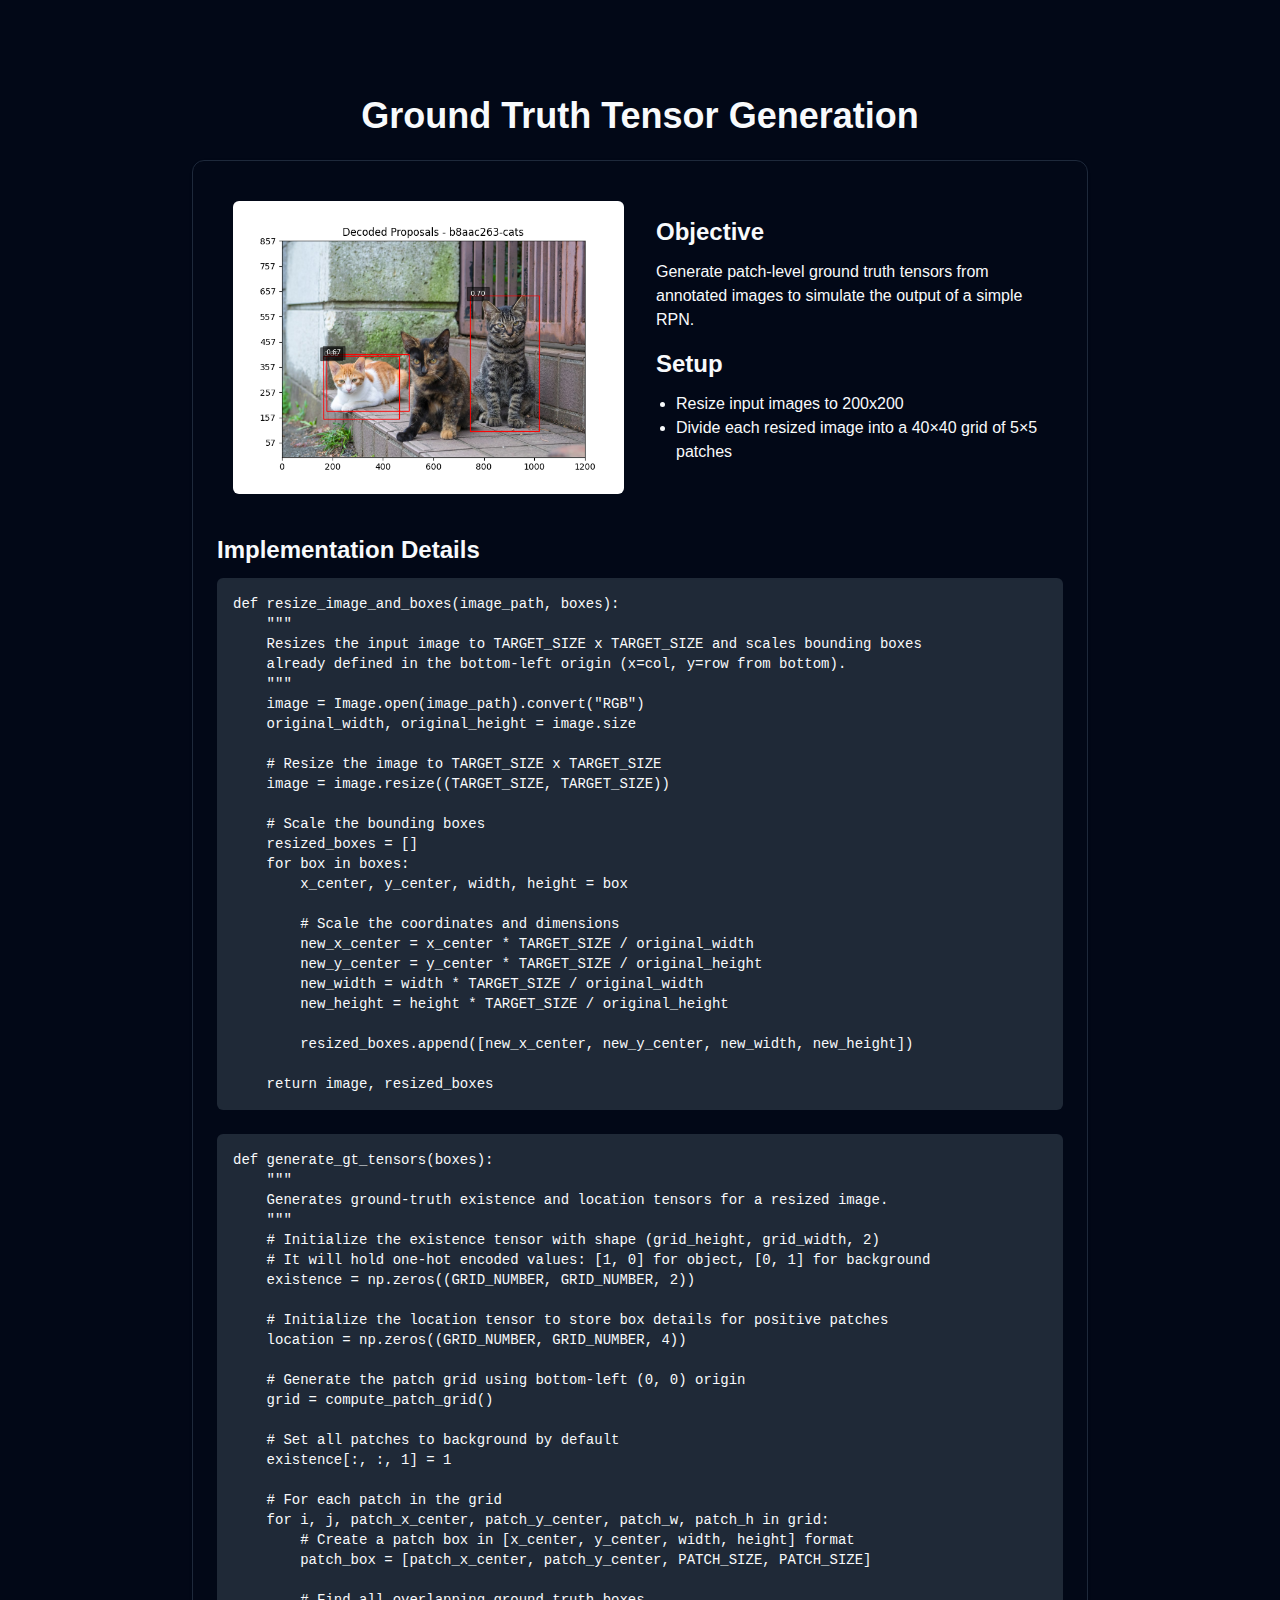
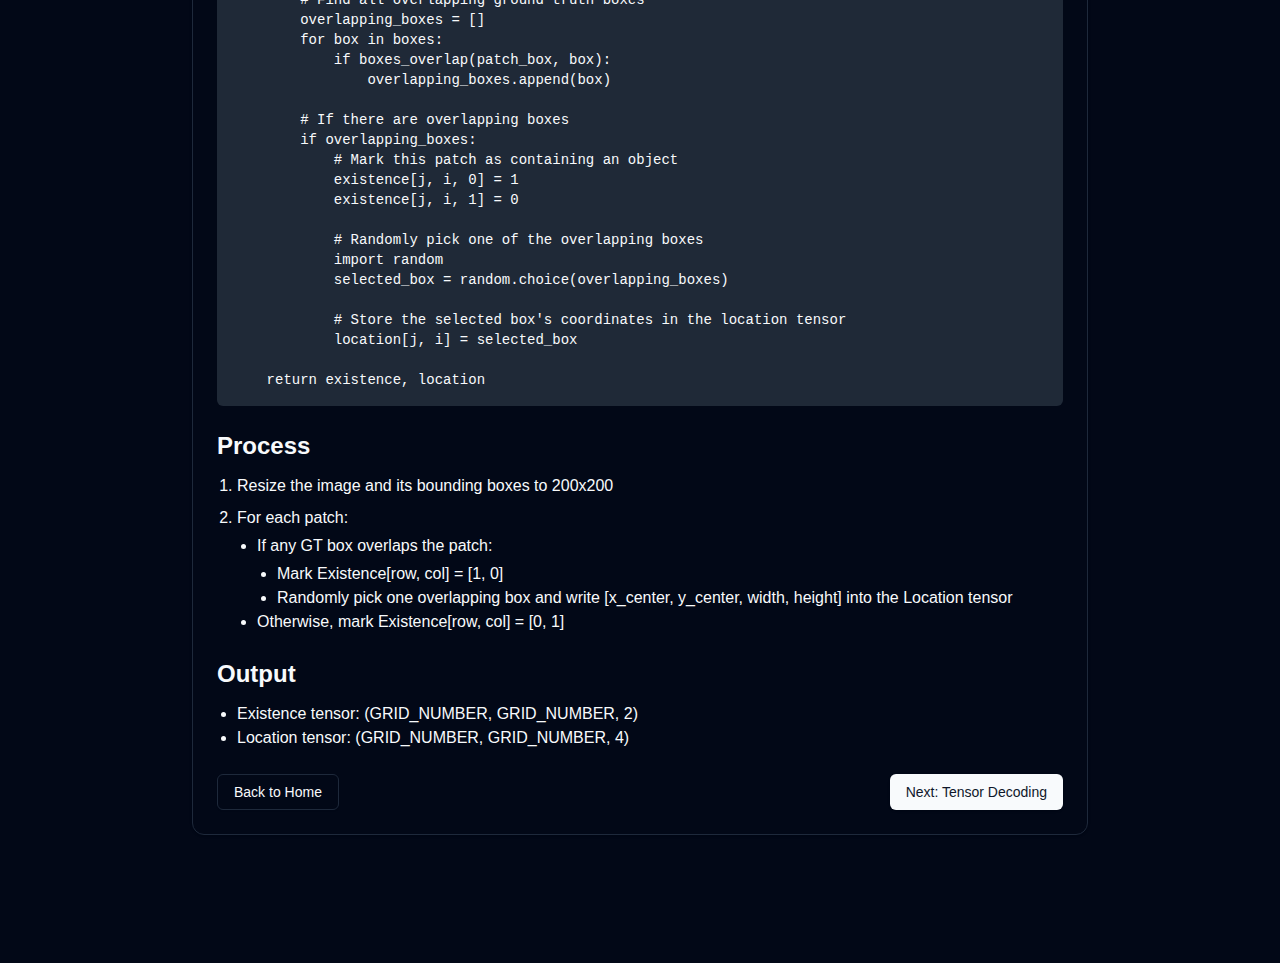
<file: ground-truth-generation.html>
<!DOCTYPE html><html lang="en" class="dark"><head><meta charSet="utf-8"/><meta name="viewport" content="width=device-width, initial-scale=1"/><link rel="preload" href="./_next/static/media/569ce4b8f30dc480-s.p.woff2" as="font" crossorigin="" type="font/woff2"/><link rel="preload" href="./_next/static/media/93f479601ee12b01-s.p.woff2" as="font" crossorigin="" type="font/woff2"/><link rel="stylesheet" href="./_next/static/css/9b14955158d61548.css" data-precedence="next"/><link rel="preload" as="script" fetchPriority="low" href="./_next/static/chunks/webpack-013194c79a4f4649.js"/><script src="./_next/static/chunks/ebe977ba-f33e6a37613402e3.js" async=""></script><script src="./_next/static/chunks/411-e865e4c97e426d4b.js" async=""></script><script src="./_next/static/chunks/main-app-a2d3648bc2e3e824.js" async=""></script><script src="./_next/static/chunks/395-ab24c1eea676b652.js" async=""></script><script src="./_next/static/chunks/84-42539fc15c698436.js" async=""></script><script src="./_next/static/chunks/app/ground-truth-generation/page-2015cb914f66c64c.js" async=""></script><meta name="next-size-adjust" content=""/><title>Create Next App</title><meta name="description" content="Generated by create next app"/><link rel="icon" href="./favicon.ico" type="image/x-icon" sizes="16x16"/><script src="./_next/static/chunks/polyfills-42372ed130431b0a.js" noModule=""></script></head><body class="__variable_4d318d __variable_ea5f4b antialiased"><main class="flex min-h-screen flex-col items-center p-8 sm:p-24"><h1 class="text-4xl font-bold mb-6 text-center">Ground Truth Tensor Generation</h1><div class="w-full max-w-4xl mb-8"><div class="rounded-xl border bg-card text-card-foreground shadow p-6"><div class="flex flex-col md:flex-row items-center mb-6"><div class="md:w-1/2 p-4"><img alt="Ground Truth Tensor Generation" loading="lazy" width="400" height="300" decoding="async" data-nimg="1" class="rounded-md" style="color:transparent" src="./images/cats_res.png"/></div><div class="md:w-1/2 p-4"><h2 class="text-2xl font-semibold mb-3">Objective</h2><p class="mb-4">Generate patch-level ground truth tensors from annotated images to simulate the output of a simple RPN.</p><h2 class="text-2xl font-semibold mb-3">Setup</h2><ul class="list-disc pl-5 mb-4"><li>Resize input images to 200x200</li><li>Divide each resized image into a 40×40 grid of 5×5 patches</li></ul></div></div><h2 class="text-2xl font-semibold mb-3">Implementation Details</h2><div class="bg-gray-100 dark:bg-gray-800 p-4 rounded-md mb-6 overflow-auto"><pre class="text-sm">def resize_image_and_boxes(image_path, boxes):
    &quot;&quot;&quot;
    Resizes the input image to TARGET_SIZE x TARGET_SIZE and scales bounding boxes
    already defined in the bottom-left origin (x=col, y=row from bottom).
    &quot;&quot;&quot;
    image = Image.open(image_path).convert(&quot;RGB&quot;)
    original_width, original_height = image.size
    
    # Resize the image to TARGET_SIZE x TARGET_SIZE
    image = image.resize((TARGET_SIZE, TARGET_SIZE))
    
    # Scale the bounding boxes
    resized_boxes = []
    for box in boxes:
        x_center, y_center, width, height = box
        
        # Scale the coordinates and dimensions
        new_x_center = x_center * TARGET_SIZE / original_width
        new_y_center = y_center * TARGET_SIZE / original_height
        new_width = width * TARGET_SIZE / original_width
        new_height = height * TARGET_SIZE / original_height
        
        resized_boxes.append([new_x_center, new_y_center, new_width, new_height])
    
    return image, resized_boxes</pre></div><div class="bg-gray-100 dark:bg-gray-800 p-4 rounded-md mb-6 overflow-auto"><pre class="text-sm">def generate_gt_tensors(boxes):
    &quot;&quot;&quot;
    Generates ground-truth existence and location tensors for a resized image.
    &quot;&quot;&quot;
    # Initialize the existence tensor with shape (grid_height, grid_width, 2)
    # It will hold one-hot encoded values: [1, 0] for object, [0, 1] for background
    existence = np.zeros((GRID_NUMBER, GRID_NUMBER, 2))
    
    # Initialize the location tensor to store box details for positive patches
    location = np.zeros((GRID_NUMBER, GRID_NUMBER, 4))
    
    # Generate the patch grid using bottom-left (0, 0) origin
    grid = compute_patch_grid()
    
    # Set all patches to background by default
    existence[:, :, 1] = 1
    
    # For each patch in the grid
    for i, j, patch_x_center, patch_y_center, patch_w, patch_h in grid:
        # Create a patch box in [x_center, y_center, width, height] format
        patch_box = [patch_x_center, patch_y_center, PATCH_SIZE, PATCH_SIZE]
        
        # Find all overlapping ground truth boxes
        overlapping_boxes = []
        for box in boxes:
            if boxes_overlap(patch_box, box):
                overlapping_boxes.append(box)
        
        # If there are overlapping boxes
        if overlapping_boxes:
            # Mark this patch as containing an object
            existence[j, i, 0] = 1
            existence[j, i, 1] = 0
            
            # Randomly pick one of the overlapping boxes
            import random
            selected_box = random.choice(overlapping_boxes)
            
            # Store the selected box&#x27;s coordinates in the location tensor
            location[j, i] = selected_box
    
    return existence, location</pre></div><h2 class="text-2xl font-semibold mb-3">Process</h2><ol class="list-decimal pl-5 mb-6"><li class="mb-2">Resize the image and its bounding boxes to 200x200</li><li class="mb-2">For each patch:<ul class="list-disc pl-5 mt-1"><li>If any GT box overlaps the patch:<ul class="list-disc pl-5 mt-1"><li>Mark Existence[row, col] = [1, 0]</li><li>Randomly pick one overlapping box and write [x_center, y_center, width, height] into the Location tensor</li></ul></li><li>Otherwise, mark Existence[row, col] = [0, 1]</li></ul></li></ol><h2 class="text-2xl font-semibold mb-3">Output</h2><ul class="list-disc pl-5 mb-6"><li>Existence tensor: (GRID_NUMBER, GRID_NUMBER, 2)</li><li>Location tensor: (GRID_NUMBER, GRID_NUMBER, 4)</li></ul><div class="flex justify-between"><a href="./"><button class="inline-flex items-center justify-center gap-2 whitespace-nowrap rounded-md text-sm font-medium transition-colors focus-visible:outline-none focus-visible:ring-1 focus-visible:ring-ring disabled:pointer-events-none disabled:opacity-50 [&amp;_svg]:pointer-events-none [&amp;_svg]:size-4 [&amp;_svg]:shrink-0 border border-input bg-background shadow-sm hover:bg-accent hover:text-accent-foreground h-9 px-4 py-2">Back to Home</button></a><a href="./tensor-decoding"><button class="inline-flex items-center justify-center gap-2 whitespace-nowrap rounded-md text-sm font-medium transition-colors focus-visible:outline-none focus-visible:ring-1 focus-visible:ring-ring disabled:pointer-events-none disabled:opacity-50 [&amp;_svg]:pointer-events-none [&amp;_svg]:size-4 [&amp;_svg]:shrink-0 bg-primary text-primary-foreground shadow hover:bg-primary/90 h-9 px-4 py-2">Next: Tensor Decoding</button></a></div></div></div></main><script src="./_next/static/chunks/webpack-013194c79a4f4649.js" async=""></script><script>(self.__next_f=self.__next_f||[]).push([0])</script><script>self.__next_f.push([1,"1:\"$Sreact.fragment\"\n2:I[9729,[],\"\"]\n3:I[9829,[],\"\"]\n4:I[9224,[],\"ClientPageRoot\"]\n5:I[8578,[\"395\",\"static/chunks/395-ab24c1eea676b652.js\",\"84\",\"static/chunks/84-42539fc15c698436.js\",\"509\",\"static/chunks/app/ground-truth-generation/page-2015cb914f66c64c.js\"],\"default\"]\n8:I[5358,[],\"OutletBoundary\"]\na:I[5358,[],\"MetadataBoundary\"]\nc:I[5358,[],\"ViewportBoundary\"]\ne:I[672,[],\"\"]\n:HL[\"/_next/static/media/569ce4b8f30dc480-s.p.woff2\",\"font\",{\"crossOrigin\":\"\",\"type\":\"font/woff2\"}]\n:HL[\"/_next/static/media/93f479601ee12b01-s.p.woff2\",\"font\",{\"crossOrigin\":\"\",\"type\":\"font/woff2\"}]\n:HL[\"/_next/static/css/9b14955158d61548.css\",\"style\"]\n"])</script><script>self.__next_f.push([1,"0:{\"P\":null,\"b\":\"UWgL685_DnIc7gZtM0i8y\",\"p\":\"\",\"c\":[\"\",\"ground-truth-generation\"],\"i\":false,\"f\":[[[\"\",{\"children\":[\"ground-truth-generation\",{\"children\":[\"__PAGE__\",{}]}]},\"$undefined\",\"$undefined\",true],[\"\",[\"$\",\"$1\",\"c\",{\"children\":[[[\"$\",\"link\",\"0\",{\"rel\":\"stylesheet\",\"href\":\"/_next/static/css/9b14955158d61548.css\",\"precedence\":\"next\",\"crossOrigin\":\"$undefined\",\"nonce\":\"$undefined\"}]],[\"$\",\"html\",null,{\"lang\":\"en\",\"className\":\"dark\",\"children\":[\"$\",\"body\",null,{\"className\":\"__variable_4d318d __variable_ea5f4b antialiased\",\"children\":[\"$\",\"$L2\",null,{\"parallelRouterKey\":\"children\",\"segmentPath\":[\"children\"],\"error\":\"$undefined\",\"errorStyles\":\"$undefined\",\"errorScripts\":\"$undefined\",\"template\":[\"$\",\"$L3\",null,{}],\"templateStyles\":\"$undefined\",\"templateScripts\":\"$undefined\",\"notFound\":[[],[[\"$\",\"title\",null,{\"children\":\"404: This page could not be found.\"}],[\"$\",\"div\",null,{\"style\":{\"fontFamily\":\"system-ui,\\\"Segoe UI\\\",Roboto,Helvetica,Arial,sans-serif,\\\"Apple Color Emoji\\\",\\\"Segoe UI Emoji\\\"\",\"height\":\"100vh\",\"textAlign\":\"center\",\"display\":\"flex\",\"flexDirection\":\"column\",\"alignItems\":\"center\",\"justifyContent\":\"center\"},\"children\":[\"$\",\"div\",null,{\"children\":[[\"$\",\"style\",null,{\"dangerouslySetInnerHTML\":{\"__html\":\"body{color:#000;background:#fff;margin:0}.next-error-h1{border-right:1px solid rgba(0,0,0,.3)}@media (prefers-color-scheme:dark){body{color:#fff;background:#000}.next-error-h1{border-right:1px solid rgba(255,255,255,.3)}}\"}}],[\"$\",\"h1\",null,{\"className\":\"next-error-h1\",\"style\":{\"display\":\"inline-block\",\"margin\":\"0 20px 0 0\",\"padding\":\"0 23px 0 0\",\"fontSize\":24,\"fontWeight\":500,\"verticalAlign\":\"top\",\"lineHeight\":\"49px\"},\"children\":404}],[\"$\",\"div\",null,{\"style\":{\"display\":\"inline-block\"},\"children\":[\"$\",\"h2\",null,{\"style\":{\"fontSize\":14,\"fontWeight\":400,\"lineHeight\":\"49px\",\"margin\":0},\"children\":\"This page could not be found.\"}]}]]}]}]]],\"forbidden\":\"$undefined\",\"unauthorized\":\"$undefined\"}]}]}]]}],{\"children\":[\"ground-truth-generation\",[\"$\",\"$1\",\"c\",{\"children\":[null,[\"$\",\"$L2\",null,{\"parallelRouterKey\":\"children\",\"segmentPath\":[\"children\",\"ground-truth-generation\",\"children\"],\"error\":\"$undefined\",\"errorStyles\":\"$undefined\",\"errorScripts\":\"$undefined\",\"template\":[\"$\",\"$L3\",null,{}],\"templateStyles\":\"$undefined\",\"templateScripts\":\"$undefined\",\"notFound\":\"$undefined\",\"forbidden\":\"$undefined\",\"unauthorized\":\"$undefined\"}]]}],{\"children\":[\"__PAGE__\",[\"$\",\"$1\",\"c\",{\"children\":[[\"$\",\"$L4\",null,{\"Component\":\"$5\",\"searchParams\":{},\"params\":{},\"promises\":[\"$@6\",\"$@7\"]}],null,[\"$\",\"$L8\",null,{\"children\":\"$L9\"}]]}],{},null,false]},null,false]},null,false],[\"$\",\"$1\",\"h\",{\"children\":[null,[\"$\",\"$1\",\"h1QAsC9VX9JSzUPgKiF74\",{\"children\":[[\"$\",\"$La\",null,{\"children\":\"$Lb\"}],[\"$\",\"$Lc\",null,{\"children\":\"$Ld\"}],[\"$\",\"meta\",null,{\"name\":\"next-size-adjust\",\"content\":\"\"}]]}]]}],false]],\"m\":\"$undefined\",\"G\":[\"$e\",\"$undefined\"],\"s\":false,\"S\":true}\n"])</script><script>self.__next_f.push([1,"6:{}\n7:{}\n"])</script><script>self.__next_f.push([1,"d:[[\"$\",\"meta\",\"0\",{\"name\":\"viewport\",\"content\":\"width=device-width, initial-scale=1\"}]]\nb:[[\"$\",\"meta\",\"0\",{\"charSet\":\"utf-8\"}],[\"$\",\"title\",\"1\",{\"children\":\"Create Next App\"}],[\"$\",\"meta\",\"2\",{\"name\":\"description\",\"content\":\"Generated by create next app\"}],[\"$\",\"link\",\"3\",{\"rel\":\"icon\",\"href\":\"/favicon.ico\",\"type\":\"image/x-icon\",\"sizes\":\"16x16\"}]]\n"])</script><script>self.__next_f.push([1,"9:null\n"])</script></body></html>
</file>
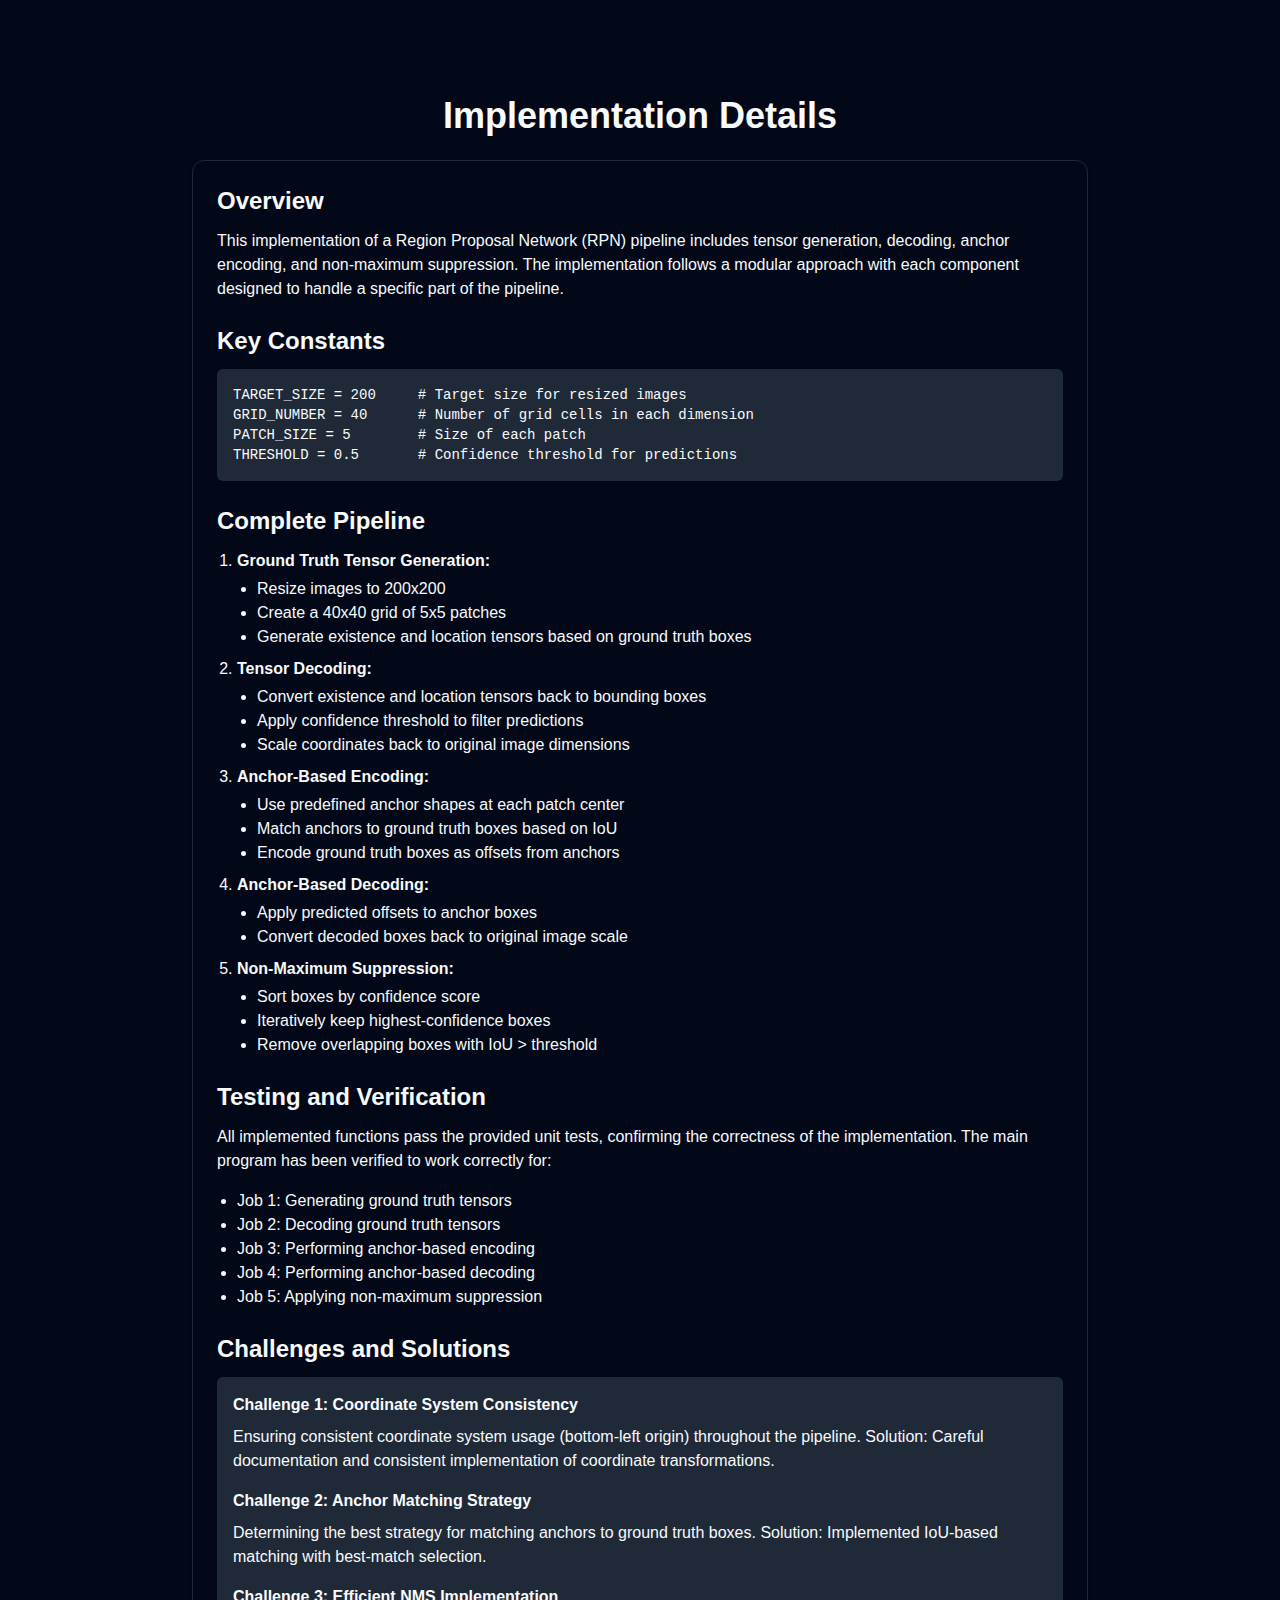
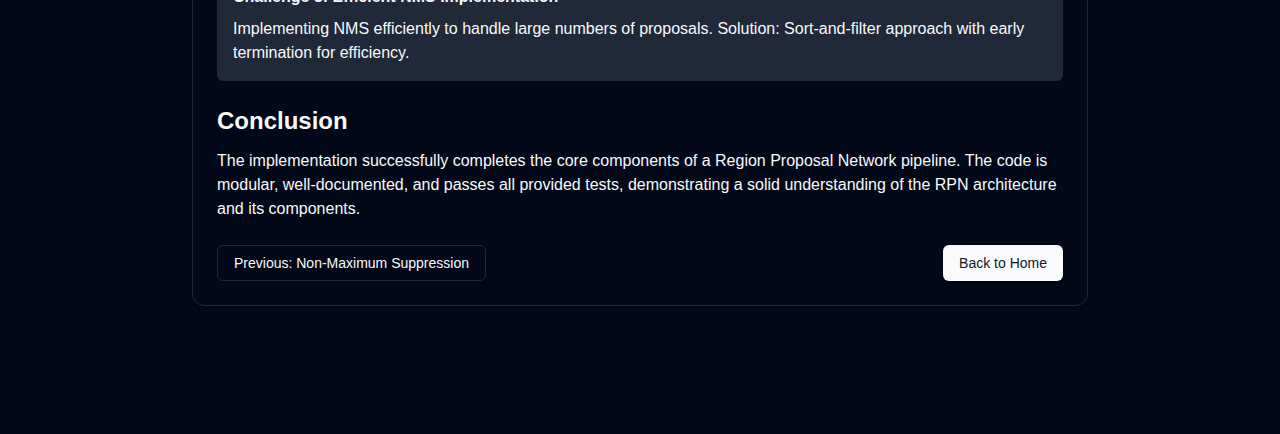
<file: implementation-details.html>
<!DOCTYPE html><html lang="en" class="dark"><head><meta charSet="utf-8"/><meta name="viewport" content="width=device-width, initial-scale=1"/><link rel="preload" href="./_next/static/media/569ce4b8f30dc480-s.p.woff2" as="font" crossorigin="" type="font/woff2"/><link rel="preload" href="./_next/static/media/93f479601ee12b01-s.p.woff2" as="font" crossorigin="" type="font/woff2"/><link rel="stylesheet" href="./_next/static/css/9b14955158d61548.css" data-precedence="next"/><link rel="preload" as="script" fetchPriority="low" href="./_next/static/chunks/webpack-013194c79a4f4649.js"/><script src="./_next/static/chunks/ebe977ba-f33e6a37613402e3.js" async=""></script><script src="./_next/static/chunks/411-e865e4c97e426d4b.js" async=""></script><script src="./_next/static/chunks/main-app-a2d3648bc2e3e824.js" async=""></script><script src="./_next/static/chunks/395-ab24c1eea676b652.js" async=""></script><script src="./_next/static/chunks/app/implementation-details/page-ff93b417e601dff2.js" async=""></script><meta name="next-size-adjust" content=""/><title>Create Next App</title><meta name="description" content="Generated by create next app"/><link rel="icon" href="./favicon.ico" type="image/x-icon" sizes="16x16"/><script src="./_next/static/chunks/polyfills-42372ed130431b0a.js" noModule=""></script></head><body class="__variable_4d318d __variable_ea5f4b antialiased"><main class="flex min-h-screen flex-col items-center p-8 sm:p-24"><h1 class="text-4xl font-bold mb-6 text-center">Implementation Details</h1><div class="w-full max-w-4xl mb-8"><div class="rounded-xl border bg-card text-card-foreground shadow p-6"><h2 class="text-2xl font-semibold mb-3">Overview</h2><p class="mb-6">This implementation of a Region Proposal Network (RPN) pipeline includes tensor generation, decoding, anchor encoding, and non-maximum suppression. The implementation follows a modular approach with each component designed to handle a specific part of the pipeline.</p><h2 class="text-2xl font-semibold mb-3">Key Constants</h2><div class="bg-gray-100 dark:bg-gray-800 p-4 rounded-md mb-6"><pre class="text-sm">TARGET_SIZE = 200     # Target size for resized images
GRID_NUMBER = 40      # Number of grid cells in each dimension
PATCH_SIZE = 5        # Size of each patch
THRESHOLD = 0.5       # Confidence threshold for predictions</pre></div><h2 class="text-2xl font-semibold mb-3">Complete Pipeline</h2><ol class="list-decimal pl-5 mb-6"><li class="mb-2"><strong>Ground Truth Tensor Generation:</strong><ul class="list-disc pl-5 mt-1"><li>Resize images to 200x200</li><li>Create a 40x40 grid of 5x5 patches</li><li>Generate existence and location tensors based on ground truth boxes</li></ul></li><li class="mb-2"><strong>Tensor Decoding:</strong><ul class="list-disc pl-5 mt-1"><li>Convert existence and location tensors back to bounding boxes</li><li>Apply confidence threshold to filter predictions</li><li>Scale coordinates back to original image dimensions</li></ul></li><li class="mb-2"><strong>Anchor-Based Encoding:</strong><ul class="list-disc pl-5 mt-1"><li>Use predefined anchor shapes at each patch center</li><li>Match anchors to ground truth boxes based on IoU</li><li>Encode ground truth boxes as offsets from anchors</li></ul></li><li class="mb-2"><strong>Anchor-Based Decoding:</strong><ul class="list-disc pl-5 mt-1"><li>Apply predicted offsets to anchor boxes</li><li>Convert decoded boxes back to original image scale</li></ul></li><li class="mb-2"><strong>Non-Maximum Suppression:</strong><ul class="list-disc pl-5 mt-1"><li>Sort boxes by confidence score</li><li>Iteratively keep highest-confidence boxes</li><li>Remove overlapping boxes with IoU <!-- -->&gt;<!-- --> threshold</li></ul></li></ol><h2 class="text-2xl font-semibold mb-3">Testing and Verification</h2><p class="mb-4">All implemented functions pass the provided unit tests, confirming the correctness of the implementation. The main program has been verified to work correctly for:</p><ul class="list-disc pl-5 mb-6"><li>Job 1: Generating ground truth tensors</li><li>Job 2: Decoding ground truth tensors</li><li>Job 3: Performing anchor-based encoding</li><li>Job 4: Performing anchor-based decoding</li><li>Job 5: Applying non-maximum suppression</li></ul><h2 class="text-2xl font-semibold mb-3">Challenges and Solutions</h2><div class="bg-gray-100 dark:bg-gray-800 p-4 rounded-md mb-6"><p class="mb-2"><strong>Challenge 1: Coordinate System Consistency</strong></p><p class="mb-4">Ensuring consistent coordinate system usage (bottom-left origin) throughout the pipeline. Solution: Careful documentation and consistent implementation of coordinate transformations.</p><p class="mb-2"><strong>Challenge 2: Anchor Matching Strategy</strong></p><p class="mb-4">Determining the best strategy for matching anchors to ground truth boxes. Solution: Implemented IoU-based matching with best-match selection.</p><p class="mb-2"><strong>Challenge 3: Efficient NMS Implementation</strong></p><p>Implementing NMS efficiently to handle large numbers of proposals. Solution: Sort-and-filter approach with early termination for efficiency.</p></div><h2 class="text-2xl font-semibold mb-3">Conclusion</h2><p class="mb-6">The implementation successfully completes the core components of a Region Proposal Network pipeline. The code is modular, well-documented, and passes all provided tests, demonstrating a solid understanding of the RPN architecture and its components.</p><div class="flex justify-between"><a href="./non-maximum-suppression"><button class="inline-flex items-center justify-center gap-2 whitespace-nowrap rounded-md text-sm font-medium transition-colors focus-visible:outline-none focus-visible:ring-1 focus-visible:ring-ring disabled:pointer-events-none disabled:opacity-50 [&amp;_svg]:pointer-events-none [&amp;_svg]:size-4 [&amp;_svg]:shrink-0 border border-input bg-background shadow-sm hover:bg-accent hover:text-accent-foreground h-9 px-4 py-2">Previous: Non-Maximum Suppression</button></a><a href="./"><button class="inline-flex items-center justify-center gap-2 whitespace-nowrap rounded-md text-sm font-medium transition-colors focus-visible:outline-none focus-visible:ring-1 focus-visible:ring-ring disabled:pointer-events-none disabled:opacity-50 [&amp;_svg]:pointer-events-none [&amp;_svg]:size-4 [&amp;_svg]:shrink-0 bg-primary text-primary-foreground shadow hover:bg-primary/90 h-9 px-4 py-2">Back to Home</button></a></div></div></div></main><script src="./_next/static/chunks/webpack-013194c79a4f4649.js" async=""></script><script>(self.__next_f=self.__next_f||[]).push([0])</script><script>self.__next_f.push([1,"1:\"$Sreact.fragment\"\n2:I[9729,[],\"\"]\n3:I[9829,[],\"\"]\n4:I[9224,[],\"ClientPageRoot\"]\n5:I[7139,[\"395\",\"static/chunks/395-ab24c1eea676b652.js\",\"810\",\"static/chunks/app/implementation-details/page-ff93b417e601dff2.js\"],\"default\"]\n8:I[5358,[],\"OutletBoundary\"]\na:I[5358,[],\"MetadataBoundary\"]\nc:I[5358,[],\"ViewportBoundary\"]\ne:I[672,[],\"\"]\n:HL[\"/_next/static/media/569ce4b8f30dc480-s.p.woff2\",\"font\",{\"crossOrigin\":\"\",\"type\":\"font/woff2\"}]\n:HL[\"/_next/static/media/93f479601ee12b01-s.p.woff2\",\"font\",{\"crossOrigin\":\"\",\"type\":\"font/woff2\"}]\n:HL[\"/_next/static/css/9b14955158d61548.css\",\"style\"]\n"])</script><script>self.__next_f.push([1,"0:{\"P\":null,\"b\":\"UWgL685_DnIc7gZtM0i8y\",\"p\":\"\",\"c\":[\"\",\"implementation-details\"],\"i\":false,\"f\":[[[\"\",{\"children\":[\"implementation-details\",{\"children\":[\"__PAGE__\",{}]}]},\"$undefined\",\"$undefined\",true],[\"\",[\"$\",\"$1\",\"c\",{\"children\":[[[\"$\",\"link\",\"0\",{\"rel\":\"stylesheet\",\"href\":\"/_next/static/css/9b14955158d61548.css\",\"precedence\":\"next\",\"crossOrigin\":\"$undefined\",\"nonce\":\"$undefined\"}]],[\"$\",\"html\",null,{\"lang\":\"en\",\"className\":\"dark\",\"children\":[\"$\",\"body\",null,{\"className\":\"__variable_4d318d __variable_ea5f4b antialiased\",\"children\":[\"$\",\"$L2\",null,{\"parallelRouterKey\":\"children\",\"segmentPath\":[\"children\"],\"error\":\"$undefined\",\"errorStyles\":\"$undefined\",\"errorScripts\":\"$undefined\",\"template\":[\"$\",\"$L3\",null,{}],\"templateStyles\":\"$undefined\",\"templateScripts\":\"$undefined\",\"notFound\":[[],[[\"$\",\"title\",null,{\"children\":\"404: This page could not be found.\"}],[\"$\",\"div\",null,{\"style\":{\"fontFamily\":\"system-ui,\\\"Segoe UI\\\",Roboto,Helvetica,Arial,sans-serif,\\\"Apple Color Emoji\\\",\\\"Segoe UI Emoji\\\"\",\"height\":\"100vh\",\"textAlign\":\"center\",\"display\":\"flex\",\"flexDirection\":\"column\",\"alignItems\":\"center\",\"justifyContent\":\"center\"},\"children\":[\"$\",\"div\",null,{\"children\":[[\"$\",\"style\",null,{\"dangerouslySetInnerHTML\":{\"__html\":\"body{color:#000;background:#fff;margin:0}.next-error-h1{border-right:1px solid rgba(0,0,0,.3)}@media (prefers-color-scheme:dark){body{color:#fff;background:#000}.next-error-h1{border-right:1px solid rgba(255,255,255,.3)}}\"}}],[\"$\",\"h1\",null,{\"className\":\"next-error-h1\",\"style\":{\"display\":\"inline-block\",\"margin\":\"0 20px 0 0\",\"padding\":\"0 23px 0 0\",\"fontSize\":24,\"fontWeight\":500,\"verticalAlign\":\"top\",\"lineHeight\":\"49px\"},\"children\":404}],[\"$\",\"div\",null,{\"style\":{\"display\":\"inline-block\"},\"children\":[\"$\",\"h2\",null,{\"style\":{\"fontSize\":14,\"fontWeight\":400,\"lineHeight\":\"49px\",\"margin\":0},\"children\":\"This page could not be found.\"}]}]]}]}]]],\"forbidden\":\"$undefined\",\"unauthorized\":\"$undefined\"}]}]}]]}],{\"children\":[\"implementation-details\",[\"$\",\"$1\",\"c\",{\"children\":[null,[\"$\",\"$L2\",null,{\"parallelRouterKey\":\"children\",\"segmentPath\":[\"children\",\"implementation-details\",\"children\"],\"error\":\"$undefined\",\"errorStyles\":\"$undefined\",\"errorScripts\":\"$undefined\",\"template\":[\"$\",\"$L3\",null,{}],\"templateStyles\":\"$undefined\",\"templateScripts\":\"$undefined\",\"notFound\":\"$undefined\",\"forbidden\":\"$undefined\",\"unauthorized\":\"$undefined\"}]]}],{\"children\":[\"__PAGE__\",[\"$\",\"$1\",\"c\",{\"children\":[[\"$\",\"$L4\",null,{\"Component\":\"$5\",\"searchParams\":{},\"params\":{},\"promises\":[\"$@6\",\"$@7\"]}],null,[\"$\",\"$L8\",null,{\"children\":\"$L9\"}]]}],{},null,false]},null,false]},null,false],[\"$\",\"$1\",\"h\",{\"children\":[null,[\"$\",\"$1\",\"yiSQ_RaYRIcl3x3o2EShQ\",{\"children\":[[\"$\",\"$La\",null,{\"children\":\"$Lb\"}],[\"$\",\"$Lc\",null,{\"children\":\"$Ld\"}],[\"$\",\"meta\",null,{\"name\":\"next-size-adjust\",\"content\":\"\"}]]}]]}],false]],\"m\":\"$undefined\",\"G\":[\"$e\",\"$undefined\"],\"s\":false,\"S\":true}\n"])</script><script>self.__next_f.push([1,"6:{}\n7:{}\n"])</script><script>self.__next_f.push([1,"d:[[\"$\",\"meta\",\"0\",{\"name\":\"viewport\",\"content\":\"width=device-width, initial-scale=1\"}]]\nb:[[\"$\",\"meta\",\"0\",{\"charSet\":\"utf-8\"}],[\"$\",\"title\",\"1\",{\"children\":\"Create Next App\"}],[\"$\",\"meta\",\"2\",{\"name\":\"description\",\"content\":\"Generated by create next app\"}],[\"$\",\"link\",\"3\",{\"rel\":\"icon\",\"href\":\"/favicon.ico\",\"type\":\"image/x-icon\",\"sizes\":\"16x16\"}]]\n"])</script><script>self.__next_f.push([1,"9:null\n"])</script></body></html>
</file>
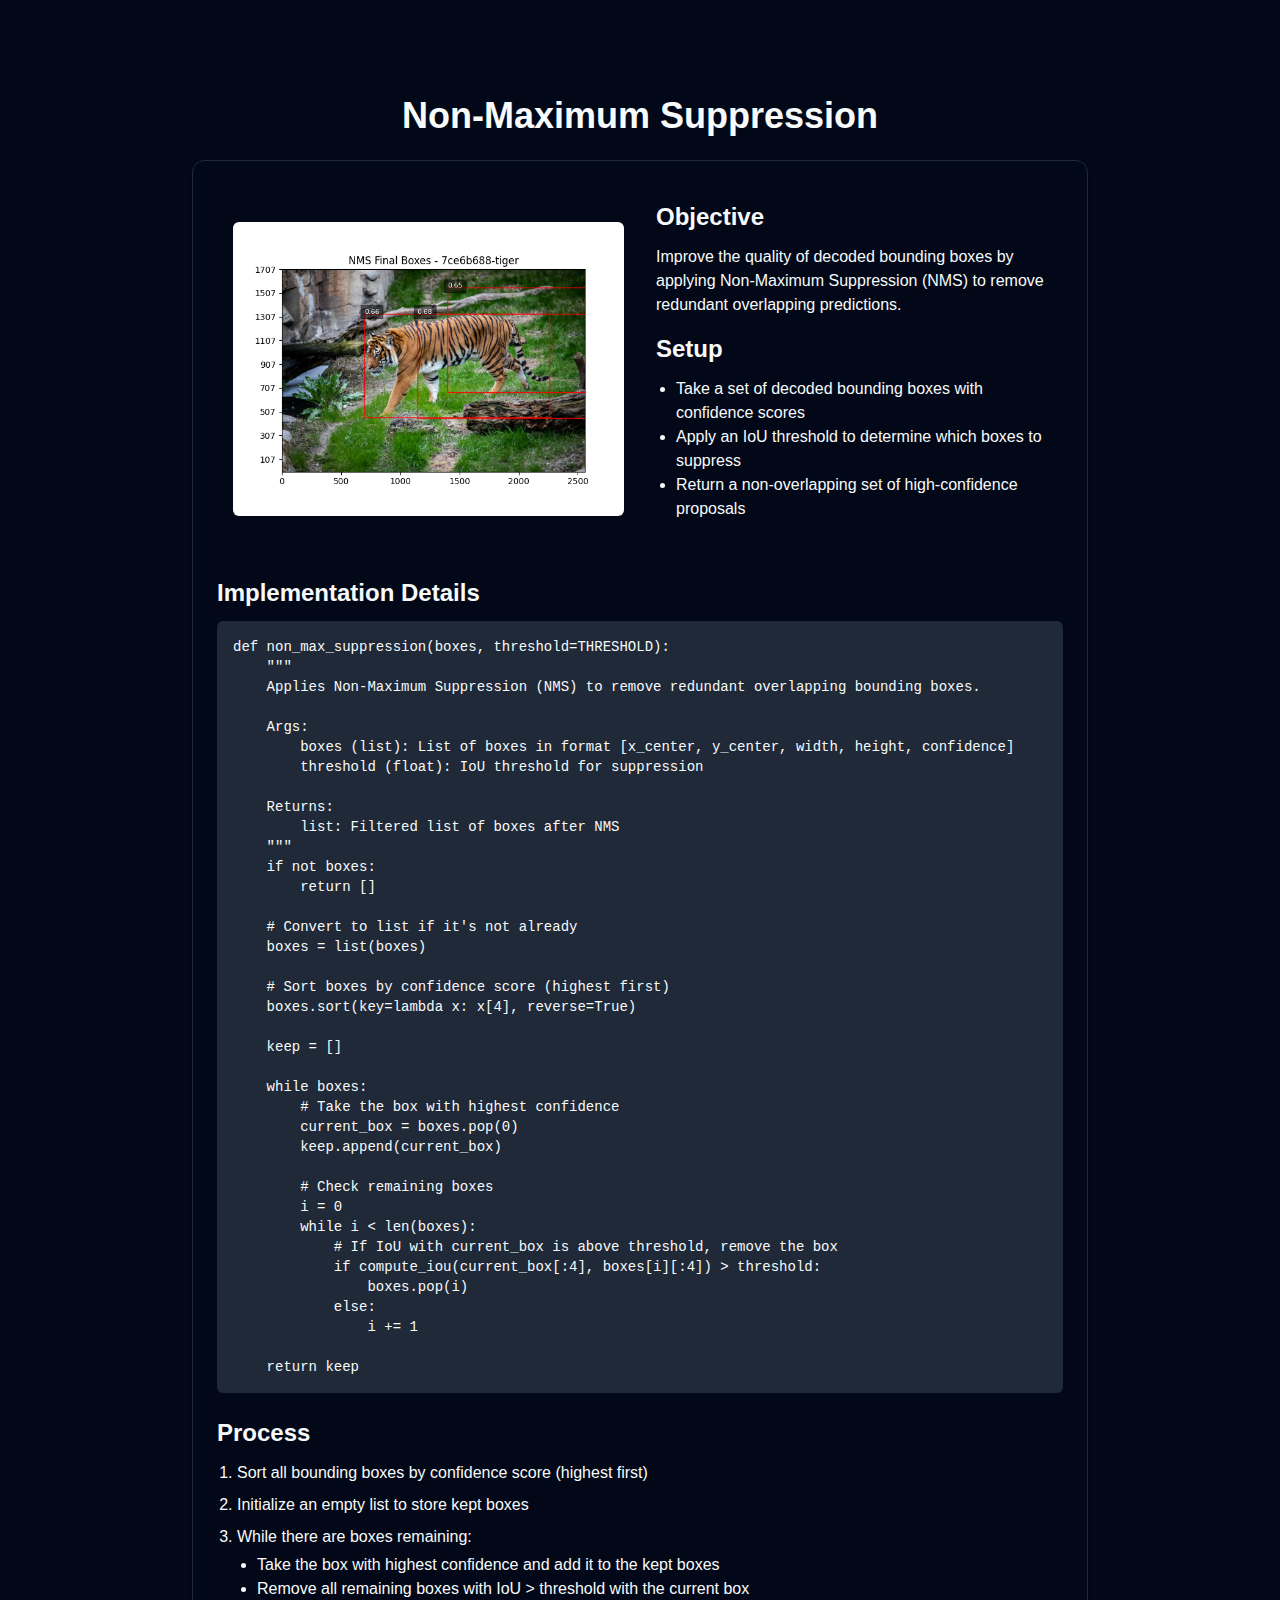
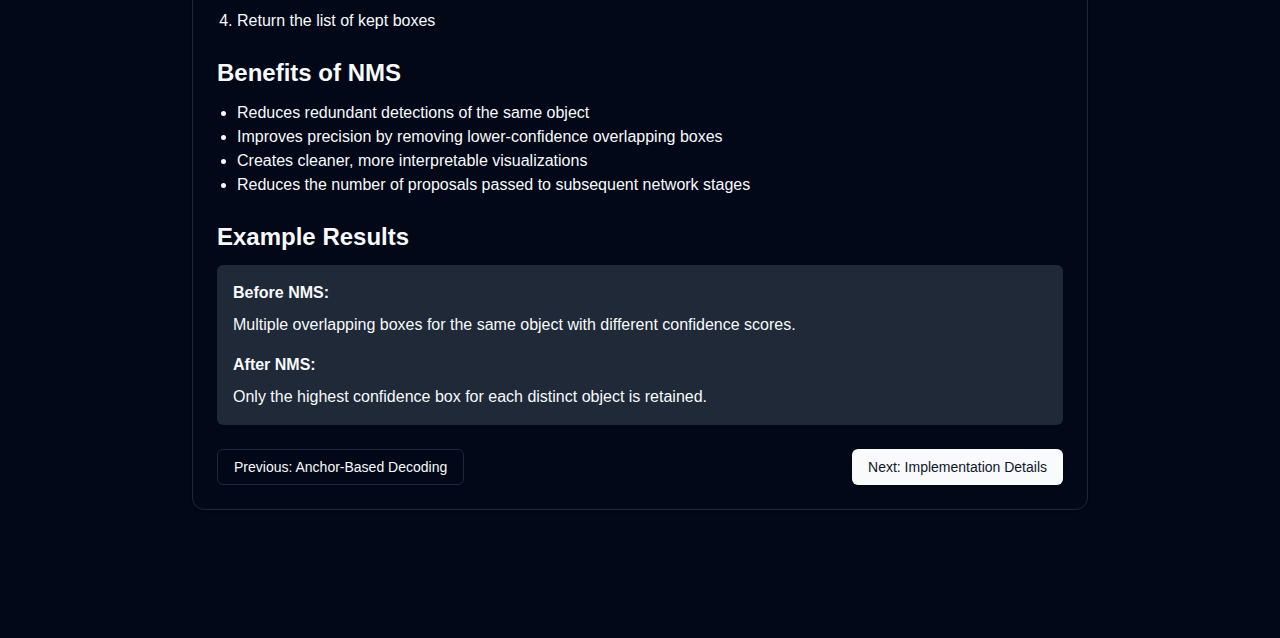
<file: non-maximum-suppression.html>
<!DOCTYPE html><html lang="en" class="dark"><head><meta charSet="utf-8"/><meta name="viewport" content="width=device-width, initial-scale=1"/><link rel="preload" href="./_next/static/media/569ce4b8f30dc480-s.p.woff2" as="font" crossorigin="" type="font/woff2"/><link rel="preload" href="./_next/static/media/93f479601ee12b01-s.p.woff2" as="font" crossorigin="" type="font/woff2"/><link rel="stylesheet" href="./_next/static/css/9b14955158d61548.css" data-precedence="next"/><link rel="preload" as="script" fetchPriority="low" href="./_next/static/chunks/webpack-013194c79a4f4649.js"/><script src="./_next/static/chunks/ebe977ba-f33e6a37613402e3.js" async=""></script><script src="./_next/static/chunks/411-e865e4c97e426d4b.js" async=""></script><script src="./_next/static/chunks/main-app-a2d3648bc2e3e824.js" async=""></script><script src="./_next/static/chunks/395-ab24c1eea676b652.js" async=""></script><script src="./_next/static/chunks/84-42539fc15c698436.js" async=""></script><script src="./_next/static/chunks/app/non-maximum-suppression/page-6223d7ddfa13c946.js" async=""></script><meta name="next-size-adjust" content=""/><title>Create Next App</title><meta name="description" content="Generated by create next app"/><link rel="icon" href="./favicon.ico" type="image/x-icon" sizes="16x16"/><script src="./_next/static/chunks/polyfills-42372ed130431b0a.js" noModule=""></script></head><body class="__variable_4d318d __variable_ea5f4b antialiased"><main class="flex min-h-screen flex-col items-center p-8 sm:p-24"><h1 class="text-4xl font-bold mb-6 text-center">Non-Maximum Suppression</h1><div class="w-full max-w-4xl mb-8"><div class="rounded-xl border bg-card text-card-foreground shadow p-6"><div class="flex flex-col md:flex-row items-center mb-6"><div class="md:w-1/2 p-4"><img alt="Non-Maximum Suppression" loading="lazy" width="400" height="300" decoding="async" data-nimg="1" class="rounded-md" style="color:transparent" src="./images/tiger.png"/></div><div class="md:w-1/2 p-4"><h2 class="text-2xl font-semibold mb-3">Objective</h2><p class="mb-4">Improve the quality of decoded bounding boxes by applying Non-Maximum Suppression (NMS) to remove redundant overlapping predictions.</p><h2 class="text-2xl font-semibold mb-3">Setup</h2><ul class="list-disc pl-5 mb-4"><li>Take a set of decoded bounding boxes with confidence scores</li><li>Apply an IoU threshold to determine which boxes to suppress</li><li>Return a non-overlapping set of high-confidence proposals</li></ul></div></div><h2 class="text-2xl font-semibold mb-3">Implementation Details</h2><div class="bg-gray-100 dark:bg-gray-800 p-4 rounded-md mb-6 overflow-auto"><pre class="text-sm">def non_max_suppression(boxes, threshold=THRESHOLD):
    &quot;&quot;&quot;
    Applies Non-Maximum Suppression (NMS) to remove redundant overlapping bounding boxes.
    
    Args:
        boxes (list): List of boxes in format [x_center, y_center, width, height, confidence]
        threshold (float): IoU threshold for suppression
        
    Returns:
        list: Filtered list of boxes after NMS
    &quot;&quot;&quot;
    if not boxes:
        return []
    
    # Convert to list if it&#x27;s not already
    boxes = list(boxes)
    
    # Sort boxes by confidence score (highest first)
    boxes.sort(key=lambda x: x[4], reverse=True)
    
    keep = []
    
    while boxes:
        # Take the box with highest confidence
        current_box = boxes.pop(0)
        keep.append(current_box)
        
        # Check remaining boxes
        i = 0
        while i &lt; len(boxes):
            # If IoU with current_box is above threshold, remove the box
            if compute_iou(current_box[:4], boxes[i][:4]) &gt; threshold:
                boxes.pop(i)
            else:
                i += 1
    
    return keep</pre></div><h2 class="text-2xl font-semibold mb-3">Process</h2><ol class="list-decimal pl-5 mb-6"><li class="mb-2">Sort all bounding boxes by confidence score (highest first)</li><li class="mb-2">Initialize an empty list to store kept boxes</li><li class="mb-2">While there are boxes remaining:<ul class="list-disc pl-5 mt-1"><li>Take the box with highest confidence and add it to the kept boxes</li><li>Remove all remaining boxes with IoU <!-- -->&gt;<!-- --> threshold with the current box</li></ul></li><li class="mb-2">Return the list of kept boxes</li></ol><h2 class="text-2xl font-semibold mb-3">Benefits of NMS</h2><ul class="list-disc pl-5 mb-6"><li>Reduces redundant detections of the same object</li><li>Improves precision by removing lower-confidence overlapping boxes</li><li>Creates cleaner, more interpretable visualizations</li><li>Reduces the number of proposals passed to subsequent network stages</li></ul><h2 class="text-2xl font-semibold mb-3">Example Results</h2><div class="bg-gray-100 dark:bg-gray-800 p-4 rounded-md mb-6"><p class="mb-2 font-semibold">Before NMS:</p><p class="mb-4">Multiple overlapping boxes for the same object with different confidence scores.</p><p class="mb-2 font-semibold">After NMS:</p><p>Only the highest confidence box for each distinct object is retained.</p></div><div class="flex justify-between"><a href="./anchor-decoding"><button class="inline-flex items-center justify-center gap-2 whitespace-nowrap rounded-md text-sm font-medium transition-colors focus-visible:outline-none focus-visible:ring-1 focus-visible:ring-ring disabled:pointer-events-none disabled:opacity-50 [&amp;_svg]:pointer-events-none [&amp;_svg]:size-4 [&amp;_svg]:shrink-0 border border-input bg-background shadow-sm hover:bg-accent hover:text-accent-foreground h-9 px-4 py-2">Previous: Anchor-Based Decoding</button></a><a href="./implementation-details"><button class="inline-flex items-center justify-center gap-2 whitespace-nowrap rounded-md text-sm font-medium transition-colors focus-visible:outline-none focus-visible:ring-1 focus-visible:ring-ring disabled:pointer-events-none disabled:opacity-50 [&amp;_svg]:pointer-events-none [&amp;_svg]:size-4 [&amp;_svg]:shrink-0 bg-primary text-primary-foreground shadow hover:bg-primary/90 h-9 px-4 py-2">Next: Implementation Details</button></a></div></div></div></main><script src="./_next/static/chunks/webpack-013194c79a4f4649.js" async=""></script><script>(self.__next_f=self.__next_f||[]).push([0])</script><script>self.__next_f.push([1,"1:\"$Sreact.fragment\"\n2:I[9729,[],\"\"]\n3:I[9829,[],\"\"]\n4:I[9224,[],\"ClientPageRoot\"]\n5:I[7476,[\"395\",\"static/chunks/395-ab24c1eea676b652.js\",\"84\",\"static/chunks/84-42539fc15c698436.js\",\"203\",\"static/chunks/app/non-maximum-suppression/page-6223d7ddfa13c946.js\"],\"default\"]\n8:I[5358,[],\"OutletBoundary\"]\na:I[5358,[],\"MetadataBoundary\"]\nc:I[5358,[],\"ViewportBoundary\"]\ne:I[672,[],\"\"]\n:HL[\"/_next/static/media/569ce4b8f30dc480-s.p.woff2\",\"font\",{\"crossOrigin\":\"\",\"type\":\"font/woff2\"}]\n:HL[\"/_next/static/media/93f479601ee12b01-s.p.woff2\",\"font\",{\"crossOrigin\":\"\",\"type\":\"font/woff2\"}]\n:HL[\"/_next/static/css/9b14955158d61548.css\",\"style\"]\n"])</script><script>self.__next_f.push([1,"0:{\"P\":null,\"b\":\"UWgL685_DnIc7gZtM0i8y\",\"p\":\"\",\"c\":[\"\",\"non-maximum-suppression\"],\"i\":false,\"f\":[[[\"\",{\"children\":[\"non-maximum-suppression\",{\"children\":[\"__PAGE__\",{}]}]},\"$undefined\",\"$undefined\",true],[\"\",[\"$\",\"$1\",\"c\",{\"children\":[[[\"$\",\"link\",\"0\",{\"rel\":\"stylesheet\",\"href\":\"/_next/static/css/9b14955158d61548.css\",\"precedence\":\"next\",\"crossOrigin\":\"$undefined\",\"nonce\":\"$undefined\"}]],[\"$\",\"html\",null,{\"lang\":\"en\",\"className\":\"dark\",\"children\":[\"$\",\"body\",null,{\"className\":\"__variable_4d318d __variable_ea5f4b antialiased\",\"children\":[\"$\",\"$L2\",null,{\"parallelRouterKey\":\"children\",\"segmentPath\":[\"children\"],\"error\":\"$undefined\",\"errorStyles\":\"$undefined\",\"errorScripts\":\"$undefined\",\"template\":[\"$\",\"$L3\",null,{}],\"templateStyles\":\"$undefined\",\"templateScripts\":\"$undefined\",\"notFound\":[[],[[\"$\",\"title\",null,{\"children\":\"404: This page could not be found.\"}],[\"$\",\"div\",null,{\"style\":{\"fontFamily\":\"system-ui,\\\"Segoe UI\\\",Roboto,Helvetica,Arial,sans-serif,\\\"Apple Color Emoji\\\",\\\"Segoe UI Emoji\\\"\",\"height\":\"100vh\",\"textAlign\":\"center\",\"display\":\"flex\",\"flexDirection\":\"column\",\"alignItems\":\"center\",\"justifyContent\":\"center\"},\"children\":[\"$\",\"div\",null,{\"children\":[[\"$\",\"style\",null,{\"dangerouslySetInnerHTML\":{\"__html\":\"body{color:#000;background:#fff;margin:0}.next-error-h1{border-right:1px solid rgba(0,0,0,.3)}@media (prefers-color-scheme:dark){body{color:#fff;background:#000}.next-error-h1{border-right:1px solid rgba(255,255,255,.3)}}\"}}],[\"$\",\"h1\",null,{\"className\":\"next-error-h1\",\"style\":{\"display\":\"inline-block\",\"margin\":\"0 20px 0 0\",\"padding\":\"0 23px 0 0\",\"fontSize\":24,\"fontWeight\":500,\"verticalAlign\":\"top\",\"lineHeight\":\"49px\"},\"children\":404}],[\"$\",\"div\",null,{\"style\":{\"display\":\"inline-block\"},\"children\":[\"$\",\"h2\",null,{\"style\":{\"fontSize\":14,\"fontWeight\":400,\"lineHeight\":\"49px\",\"margin\":0},\"children\":\"This page could not be found.\"}]}]]}]}]]],\"forbidden\":\"$undefined\",\"unauthorized\":\"$undefined\"}]}]}]]}],{\"children\":[\"non-maximum-suppression\",[\"$\",\"$1\",\"c\",{\"children\":[null,[\"$\",\"$L2\",null,{\"parallelRouterKey\":\"children\",\"segmentPath\":[\"children\",\"non-maximum-suppression\",\"children\"],\"error\":\"$undefined\",\"errorStyles\":\"$undefined\",\"errorScripts\":\"$undefined\",\"template\":[\"$\",\"$L3\",null,{}],\"templateStyles\":\"$undefined\",\"templateScripts\":\"$undefined\",\"notFound\":\"$undefined\",\"forbidden\":\"$undefined\",\"unauthorized\":\"$undefined\"}]]}],{\"children\":[\"__PAGE__\",[\"$\",\"$1\",\"c\",{\"children\":[[\"$\",\"$L4\",null,{\"Component\":\"$5\",\"searchParams\":{},\"params\":{},\"promises\":[\"$@6\",\"$@7\"]}],null,[\"$\",\"$L8\",null,{\"children\":\"$L9\"}]]}],{},null,false]},null,false]},null,false],[\"$\",\"$1\",\"h\",{\"children\":[null,[\"$\",\"$1\",\"-m9XvJwDs8g5RlMIsJH0c\",{\"children\":[[\"$\",\"$La\",null,{\"children\":\"$Lb\"}],[\"$\",\"$Lc\",null,{\"children\":\"$Ld\"}],[\"$\",\"meta\",null,{\"name\":\"next-size-adjust\",\"content\":\"\"}]]}]]}],false]],\"m\":\"$undefined\",\"G\":[\"$e\",\"$undefined\"],\"s\":false,\"S\":true}\n"])</script><script>self.__next_f.push([1,"6:{}\n7:{}\n"])</script><script>self.__next_f.push([1,"d:[[\"$\",\"meta\",\"0\",{\"name\":\"viewport\",\"content\":\"width=device-width, initial-scale=1\"}]]\nb:[[\"$\",\"meta\",\"0\",{\"charSet\":\"utf-8\"}],[\"$\",\"title\",\"1\",{\"children\":\"Create Next App\"}],[\"$\",\"meta\",\"2\",{\"name\":\"description\",\"content\":\"Generated by create next app\"}],[\"$\",\"link\",\"3\",{\"rel\":\"icon\",\"href\":\"/favicon.ico\",\"type\":\"image/x-icon\",\"sizes\":\"16x16\"}]]\n"])</script><script>self.__next_f.push([1,"9:null\n"])</script></body></html>
</file>
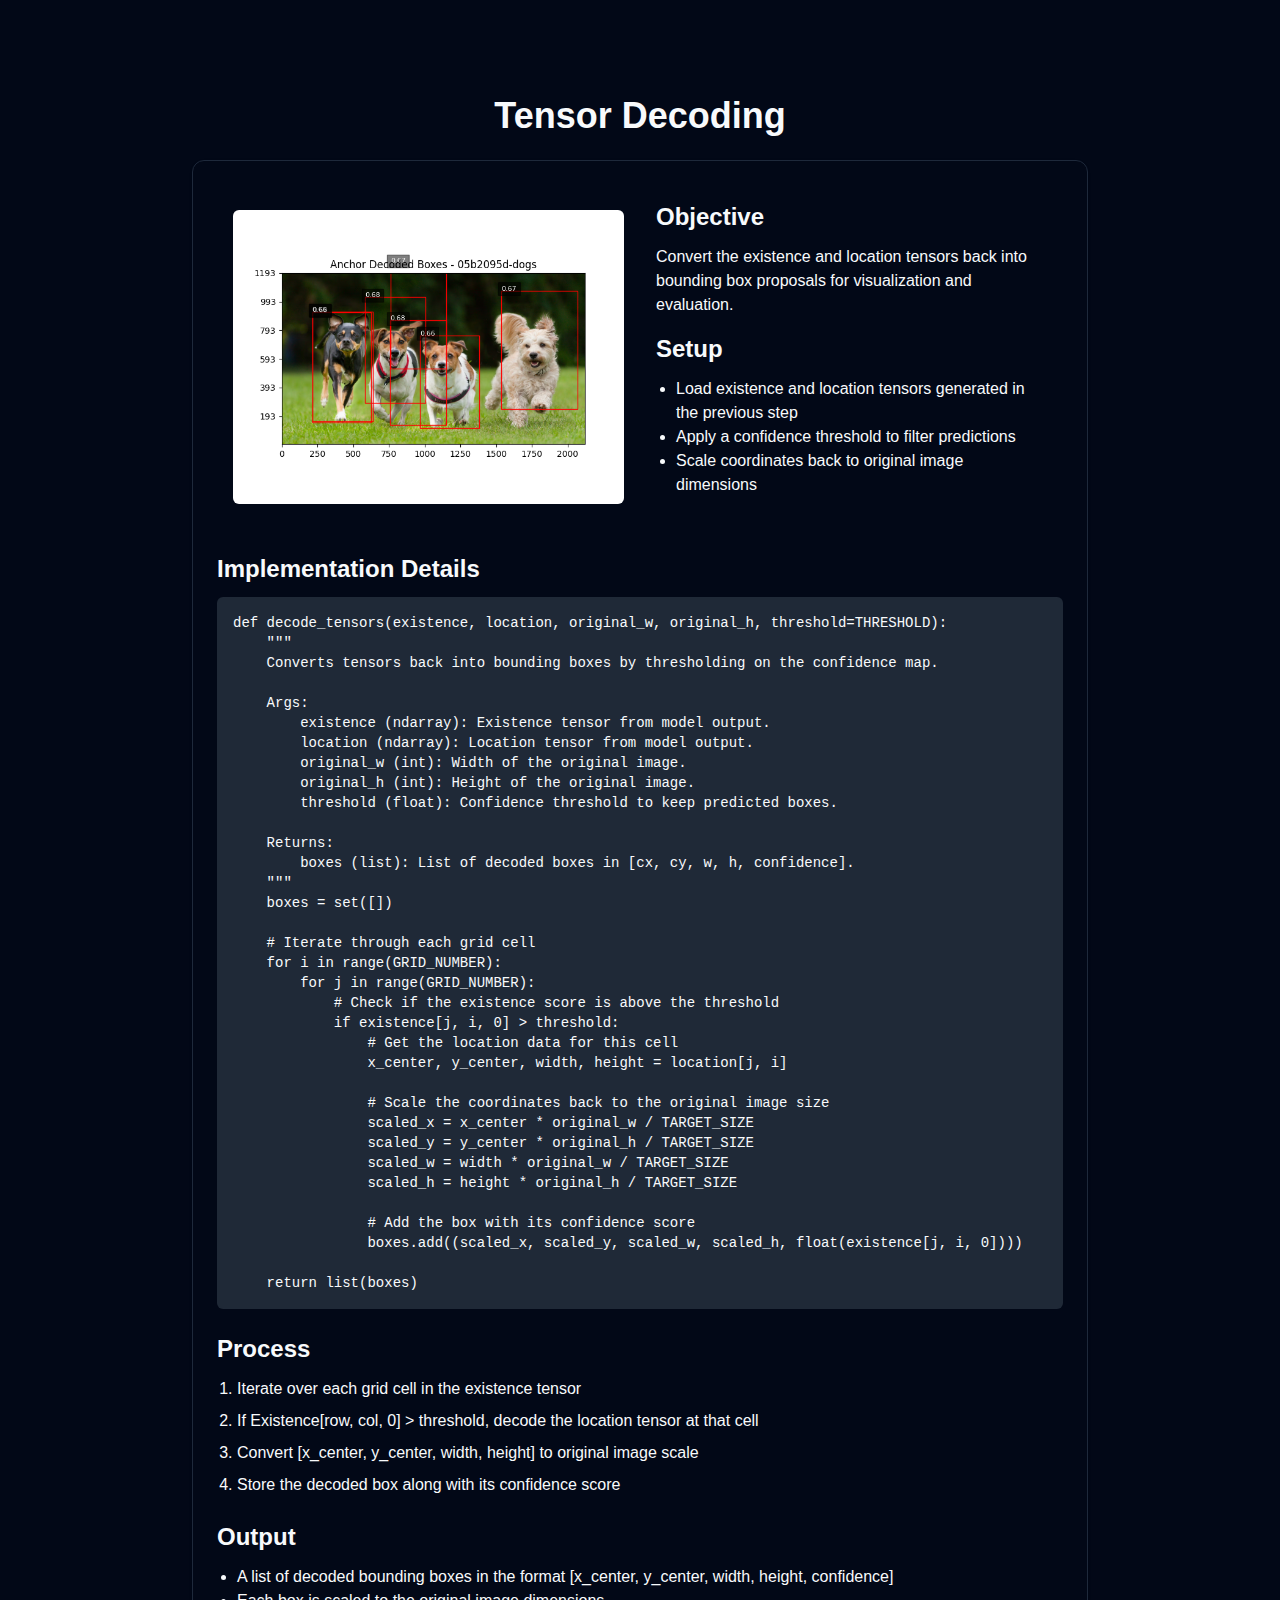
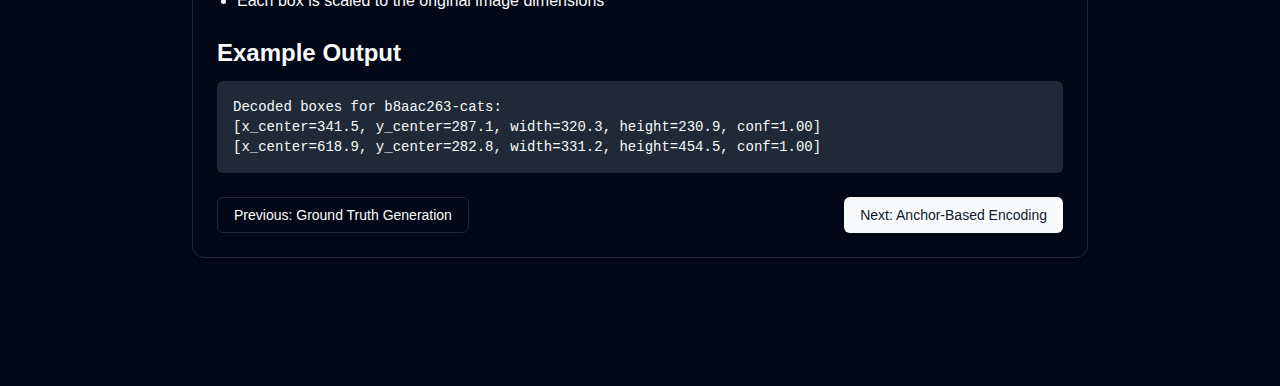
<file: tensor-decoding.html>
<!DOCTYPE html><html lang="en" class="dark"><head><meta charSet="utf-8"/><meta name="viewport" content="width=device-width, initial-scale=1"/><link rel="preload" href="./_next/static/media/569ce4b8f30dc480-s.p.woff2" as="font" crossorigin="" type="font/woff2"/><link rel="preload" href="./_next/static/media/93f479601ee12b01-s.p.woff2" as="font" crossorigin="" type="font/woff2"/><link rel="stylesheet" href="./_next/static/css/9b14955158d61548.css" data-precedence="next"/><link rel="preload" as="script" fetchPriority="low" href="./_next/static/chunks/webpack-013194c79a4f4649.js"/><script src="./_next/static/chunks/ebe977ba-f33e6a37613402e3.js" async=""></script><script src="./_next/static/chunks/411-e865e4c97e426d4b.js" async=""></script><script src="./_next/static/chunks/main-app-a2d3648bc2e3e824.js" async=""></script><script src="./_next/static/chunks/395-ab24c1eea676b652.js" async=""></script><script src="./_next/static/chunks/84-42539fc15c698436.js" async=""></script><script src="./_next/static/chunks/app/tensor-decoding/page-3acf4ec8b73a33be.js" async=""></script><meta name="next-size-adjust" content=""/><title>Create Next App</title><meta name="description" content="Generated by create next app"/><link rel="icon" href="./favicon.ico" type="image/x-icon" sizes="16x16"/><script src="./_next/static/chunks/polyfills-42372ed130431b0a.js" noModule=""></script></head><body class="__variable_4d318d __variable_ea5f4b antialiased"><main class="flex min-h-screen flex-col items-center p-8 sm:p-24"><h1 class="text-4xl font-bold mb-6 text-center">Tensor Decoding</h1><div class="w-full max-w-4xl mb-8"><div class="rounded-xl border bg-card text-card-foreground shadow p-6"><div class="flex flex-col md:flex-row items-center mb-6"><div class="md:w-1/2 p-4"><img alt="Tensor Decoding" loading="lazy" width="400" height="300" decoding="async" data-nimg="1" class="rounded-md" style="color:transparent" src="./images/dogs.png"/></div><div class="md:w-1/2 p-4"><h2 class="text-2xl font-semibold mb-3">Objective</h2><p class="mb-4">Convert the existence and location tensors back into bounding box proposals for visualization and evaluation.</p><h2 class="text-2xl font-semibold mb-3">Setup</h2><ul class="list-disc pl-5 mb-4"><li>Load existence and location tensors generated in the previous step</li><li>Apply a confidence threshold to filter predictions</li><li>Scale coordinates back to original image dimensions</li></ul></div></div><h2 class="text-2xl font-semibold mb-3">Implementation Details</h2><div class="bg-gray-100 dark:bg-gray-800 p-4 rounded-md mb-6 overflow-auto"><pre class="text-sm">def decode_tensors(existence, location, original_w, original_h, threshold=THRESHOLD):
    &quot;&quot;&quot;
    Converts tensors back into bounding boxes by thresholding on the confidence map.

    Args:
        existence (ndarray): Existence tensor from model output.
        location (ndarray): Location tensor from model output.
        original_w (int): Width of the original image.
        original_h (int): Height of the original image.
        threshold (float): Confidence threshold to keep predicted boxes.

    Returns:
        boxes (list): List of decoded boxes in [cx, cy, w, h, confidence].
    &quot;&quot;&quot;
    boxes = set([])
    
    # Iterate through each grid cell
    for i in range(GRID_NUMBER):
        for j in range(GRID_NUMBER):
            # Check if the existence score is above the threshold
            if existence[j, i, 0] &gt; threshold:
                # Get the location data for this cell
                x_center, y_center, width, height = location[j, i]
                
                # Scale the coordinates back to the original image size
                scaled_x = x_center * original_w / TARGET_SIZE
                scaled_y = y_center * original_h / TARGET_SIZE
                scaled_w = width * original_w / TARGET_SIZE
                scaled_h = height * original_h / TARGET_SIZE
                
                # Add the box with its confidence score
                boxes.add((scaled_x, scaled_y, scaled_w, scaled_h, float(existence[j, i, 0])))
    
    return list(boxes)</pre></div><h2 class="text-2xl font-semibold mb-3">Process</h2><ol class="list-decimal pl-5 mb-6"><li class="mb-2">Iterate over each grid cell in the existence tensor</li><li class="mb-2">If Existence[row, col, 0] <!-- -->&gt;<!-- --> threshold, decode the location tensor at that cell</li><li class="mb-2">Convert [x_center, y_center, width, height] to original image scale</li><li class="mb-2">Store the decoded box along with its confidence score</li></ol><h2 class="text-2xl font-semibold mb-3">Output</h2><ul class="list-disc pl-5 mb-6"><li>A list of decoded bounding boxes in the format [x_center, y_center, width, height, confidence]</li><li>Each box is scaled to the original image dimensions</li></ul><h2 class="text-2xl font-semibold mb-3">Example Output</h2><div class="bg-gray-100 dark:bg-gray-800 p-4 rounded-md mb-6"><pre class="text-sm">Decoded boxes for b8aac263-cats:
[x_center=341.5, y_center=287.1, width=320.3, height=230.9, conf=1.00]
[x_center=618.9, y_center=282.8, width=331.2, height=454.5, conf=1.00]</pre></div><div class="flex justify-between"><a href="./ground-truth-generation"><button class="inline-flex items-center justify-center gap-2 whitespace-nowrap rounded-md text-sm font-medium transition-colors focus-visible:outline-none focus-visible:ring-1 focus-visible:ring-ring disabled:pointer-events-none disabled:opacity-50 [&amp;_svg]:pointer-events-none [&amp;_svg]:size-4 [&amp;_svg]:shrink-0 border border-input bg-background shadow-sm hover:bg-accent hover:text-accent-foreground h-9 px-4 py-2">Previous: Ground Truth Generation</button></a><a href="./anchor-encoding"><button class="inline-flex items-center justify-center gap-2 whitespace-nowrap rounded-md text-sm font-medium transition-colors focus-visible:outline-none focus-visible:ring-1 focus-visible:ring-ring disabled:pointer-events-none disabled:opacity-50 [&amp;_svg]:pointer-events-none [&amp;_svg]:size-4 [&amp;_svg]:shrink-0 bg-primary text-primary-foreground shadow hover:bg-primary/90 h-9 px-4 py-2">Next: Anchor-Based Encoding</button></a></div></div></div></main><script src="./_next/static/chunks/webpack-013194c79a4f4649.js" async=""></script><script>(self.__next_f=self.__next_f||[]).push([0])</script><script>self.__next_f.push([1,"1:\"$Sreact.fragment\"\n2:I[9729,[],\"\"]\n3:I[9829,[],\"\"]\n4:I[9224,[],\"ClientPageRoot\"]\n5:I[7875,[\"395\",\"static/chunks/395-ab24c1eea676b652.js\",\"84\",\"static/chunks/84-42539fc15c698436.js\",\"196\",\"static/chunks/app/tensor-decoding/page-3acf4ec8b73a33be.js\"],\"default\"]\n8:I[5358,[],\"OutletBoundary\"]\na:I[5358,[],\"MetadataBoundary\"]\nc:I[5358,[],\"ViewportBoundary\"]\ne:I[672,[],\"\"]\n:HL[\"/_next/static/media/569ce4b8f30dc480-s.p.woff2\",\"font\",{\"crossOrigin\":\"\",\"type\":\"font/woff2\"}]\n:HL[\"/_next/static/media/93f479601ee12b01-s.p.woff2\",\"font\",{\"crossOrigin\":\"\",\"type\":\"font/woff2\"}]\n:HL[\"/_next/static/css/9b14955158d61548.css\",\"style\"]\n"])</script><script>self.__next_f.push([1,"0:{\"P\":null,\"b\":\"UWgL685_DnIc7gZtM0i8y\",\"p\":\"\",\"c\":[\"\",\"tensor-decoding\"],\"i\":false,\"f\":[[[\"\",{\"children\":[\"tensor-decoding\",{\"children\":[\"__PAGE__\",{}]}]},\"$undefined\",\"$undefined\",true],[\"\",[\"$\",\"$1\",\"c\",{\"children\":[[[\"$\",\"link\",\"0\",{\"rel\":\"stylesheet\",\"href\":\"/_next/static/css/9b14955158d61548.css\",\"precedence\":\"next\",\"crossOrigin\":\"$undefined\",\"nonce\":\"$undefined\"}]],[\"$\",\"html\",null,{\"lang\":\"en\",\"className\":\"dark\",\"children\":[\"$\",\"body\",null,{\"className\":\"__variable_4d318d __variable_ea5f4b antialiased\",\"children\":[\"$\",\"$L2\",null,{\"parallelRouterKey\":\"children\",\"segmentPath\":[\"children\"],\"error\":\"$undefined\",\"errorStyles\":\"$undefined\",\"errorScripts\":\"$undefined\",\"template\":[\"$\",\"$L3\",null,{}],\"templateStyles\":\"$undefined\",\"templateScripts\":\"$undefined\",\"notFound\":[[],[[\"$\",\"title\",null,{\"children\":\"404: This page could not be found.\"}],[\"$\",\"div\",null,{\"style\":{\"fontFamily\":\"system-ui,\\\"Segoe UI\\\",Roboto,Helvetica,Arial,sans-serif,\\\"Apple Color Emoji\\\",\\\"Segoe UI Emoji\\\"\",\"height\":\"100vh\",\"textAlign\":\"center\",\"display\":\"flex\",\"flexDirection\":\"column\",\"alignItems\":\"center\",\"justifyContent\":\"center\"},\"children\":[\"$\",\"div\",null,{\"children\":[[\"$\",\"style\",null,{\"dangerouslySetInnerHTML\":{\"__html\":\"body{color:#000;background:#fff;margin:0}.next-error-h1{border-right:1px solid rgba(0,0,0,.3)}@media (prefers-color-scheme:dark){body{color:#fff;background:#000}.next-error-h1{border-right:1px solid rgba(255,255,255,.3)}}\"}}],[\"$\",\"h1\",null,{\"className\":\"next-error-h1\",\"style\":{\"display\":\"inline-block\",\"margin\":\"0 20px 0 0\",\"padding\":\"0 23px 0 0\",\"fontSize\":24,\"fontWeight\":500,\"verticalAlign\":\"top\",\"lineHeight\":\"49px\"},\"children\":404}],[\"$\",\"div\",null,{\"style\":{\"display\":\"inline-block\"},\"children\":[\"$\",\"h2\",null,{\"style\":{\"fontSize\":14,\"fontWeight\":400,\"lineHeight\":\"49px\",\"margin\":0},\"children\":\"This page could not be found.\"}]}]]}]}]]],\"forbidden\":\"$undefined\",\"unauthorized\":\"$undefined\"}]}]}]]}],{\"children\":[\"tensor-decoding\",[\"$\",\"$1\",\"c\",{\"children\":[null,[\"$\",\"$L2\",null,{\"parallelRouterKey\":\"children\",\"segmentPath\":[\"children\",\"tensor-decoding\",\"children\"],\"error\":\"$undefined\",\"errorStyles\":\"$undefined\",\"errorScripts\":\"$undefined\",\"template\":[\"$\",\"$L3\",null,{}],\"templateStyles\":\"$undefined\",\"templateScripts\":\"$undefined\",\"notFound\":\"$undefined\",\"forbidden\":\"$undefined\",\"unauthorized\":\"$undefined\"}]]}],{\"children\":[\"__PAGE__\",[\"$\",\"$1\",\"c\",{\"children\":[[\"$\",\"$L4\",null,{\"Component\":\"$5\",\"searchParams\":{},\"params\":{},\"promises\":[\"$@6\",\"$@7\"]}],null,[\"$\",\"$L8\",null,{\"children\":\"$L9\"}]]}],{},null,false]},null,false]},null,false],[\"$\",\"$1\",\"h\",{\"children\":[null,[\"$\",\"$1\",\"SyHhqwDVX8byTHahOdK4F\",{\"children\":[[\"$\",\"$La\",null,{\"children\":\"$Lb\"}],[\"$\",\"$Lc\",null,{\"children\":\"$Ld\"}],[\"$\",\"meta\",null,{\"name\":\"next-size-adjust\",\"content\":\"\"}]]}]]}],false]],\"m\":\"$undefined\",\"G\":[\"$e\",\"$undefined\"],\"s\":false,\"S\":true}\n"])</script><script>self.__next_f.push([1,"6:{}\n7:{}\n"])</script><script>self.__next_f.push([1,"d:[[\"$\",\"meta\",\"0\",{\"name\":\"viewport\",\"content\":\"width=device-width, initial-scale=1\"}]]\nb:[[\"$\",\"meta\",\"0\",{\"charSet\":\"utf-8\"}],[\"$\",\"title\",\"1\",{\"children\":\"Create Next App\"}],[\"$\",\"meta\",\"2\",{\"name\":\"description\",\"content\":\"Generated by create next app\"}],[\"$\",\"link\",\"3\",{\"rel\":\"icon\",\"href\":\"/favicon.ico\",\"type\":\"image/x-icon\",\"sizes\":\"16x16\"}]]\n"])</script><script>self.__next_f.push([1,"9:null\n"])</script></body></html>
</file>
<file: _next/static/css/9b14955158d61548.css>
@font-face{font-family:Geist;font-style:normal;font-weight:100 900;font-display:swap;src:url(/_next/static/media/ba015fad6dcf6784-s.woff2) format("woff2");unicode-range:u+0100-02ba,u+02bd-02c5,u+02c7-02cc,u+02ce-02d7,u+02dd-02ff,u+0304,u+0308,u+0329,u+1d00-1dbf,u+1e00-1e9f,u+1ef2-1eff,u+2020,u+20a0-20ab,u+20ad-20c0,u+2113,u+2c60-2c7f,u+a720-a7ff}@font-face{font-family:Geist;font-style:normal;font-weight:100 900;font-display:swap;src:url(/_next/static/media/569ce4b8f30dc480-s.p.woff2) format("woff2");unicode-range:u+00??,u+0131,u+0152-0153,u+02bb-02bc,u+02c6,u+02da,u+02dc,u+0304,u+0308,u+0329,u+2000-206f,u+20ac,u+2122,u+2191,u+2193,u+2212,u+2215,u+feff,u+fffd}@font-face{font-family:Geist Fallback;src:local("Arial");ascent-override:95.94%;descent-override:28.16%;line-gap-override:0.00%;size-adjust:104.76%}.__className_4d318d{font-family:Geist,Geist Fallback;font-style:normal}.__variable_4d318d{--font-geist-sans:"Geist","Geist Fallback"}@font-face{font-family:Geist Mono;font-style:normal;font-weight:100 900;font-display:swap;src:url(/_next/static/media/747892c23ea88013-s.woff2) format("woff2");unicode-range:u+0100-02ba,u+02bd-02c5,u+02c7-02cc,u+02ce-02d7,u+02dd-02ff,u+0304,u+0308,u+0329,u+1d00-1dbf,u+1e00-1e9f,u+1ef2-1eff,u+2020,u+20a0-20ab,u+20ad-20c0,u+2113,u+2c60-2c7f,u+a720-a7ff}@font-face{font-family:Geist Mono;font-style:normal;font-weight:100 900;font-display:swap;src:url(/_next/static/media/93f479601ee12b01-s.p.woff2) format("woff2");unicode-range:u+00??,u+0131,u+0152-0153,u+02bb-02bc,u+02c6,u+02da,u+02dc,u+0304,u+0308,u+0329,u+2000-206f,u+20ac,u+2122,u+2191,u+2193,u+2212,u+2215,u+feff,u+fffd}@font-face{font-family:Geist Mono Fallback;src:local("Arial");ascent-override:74.67%;descent-override:21.92%;line-gap-override:0.00%;size-adjust:134.59%}.__className_ea5f4b{font-family:Geist Mono,Geist Mono Fallback;font-style:normal}.__variable_ea5f4b{--font-geist-mono:"Geist Mono","Geist Mono Fallback"}*,:after,:before{--tw-border-spacing-x:0;--tw-border-spacing-y:0;--tw-translate-x:0;--tw-translate-y:0;--tw-rotate:0;--tw-skew-x:0;--tw-skew-y:0;--tw-scale-x:1;--tw-scale-y:1;--tw-pan-x: ;--tw-pan-y: ;--tw-pinch-zoom: ;--tw-scroll-snap-strictness:proximity;--tw-gradient-from-position: ;--tw-gradient-via-position: ;--tw-gradient-to-position: ;--tw-ordinal: ;--tw-slashed-zero: ;--tw-numeric-figure: ;--tw-numeric-spacing: ;--tw-numeric-fraction: ;--tw-ring-inset: ;--tw-ring-offset-width:0px;--tw-ring-offset-color:#fff;--tw-ring-color:rgba(59,130,246,.5);--tw-ring-offset-shadow:0 0 #0000;--tw-ring-shadow:0 0 #0000;--tw-shadow:0 0 #0000;--tw-shadow-colored:0 0 #0000;--tw-blur: ;--tw-brightness: ;--tw-contrast: ;--tw-grayscale: ;--tw-hue-rotate: ;--tw-invert: ;--tw-saturate: ;--tw-sepia: ;--tw-drop-shadow: ;--tw-backdrop-blur: ;--tw-backdrop-brightness: ;--tw-backdrop-contrast: ;--tw-backdrop-grayscale: ;--tw-backdrop-hue-rotate: ;--tw-backdrop-invert: ;--tw-backdrop-opacity: ;--tw-backdrop-saturate: ;--tw-backdrop-sepia: ;--tw-contain-size: ;--tw-contain-layout: ;--tw-contain-paint: ;--tw-contain-style: }::backdrop{--tw-border-spacing-x:0;--tw-border-spacing-y:0;--tw-translate-x:0;--tw-translate-y:0;--tw-rotate:0;--tw-skew-x:0;--tw-skew-y:0;--tw-scale-x:1;--tw-scale-y:1;--tw-pan-x: ;--tw-pan-y: ;--tw-pinch-zoom: ;--tw-scroll-snap-strictness:proximity;--tw-gradient-from-position: ;--tw-gradient-via-position: ;--tw-gradient-to-position: ;--tw-ordinal: ;--tw-slashed-zero: ;--tw-numeric-figure: ;--tw-numeric-spacing: ;--tw-numeric-fraction: ;--tw-ring-inset: ;--tw-ring-offset-width:0px;--tw-ring-offset-color:#fff;--tw-ring-color:rgba(59,130,246,.5);--tw-ring-offset-shadow:0 0 #0000;--tw-ring-shadow:0 0 #0000;--tw-shadow:0 0 #0000;--tw-shadow-colored:0 0 #0000;--tw-blur: ;--tw-brightness: ;--tw-contrast: ;--tw-grayscale: ;--tw-hue-rotate: ;--tw-invert: ;--tw-saturate: ;--tw-sepia: ;--tw-drop-shadow: ;--tw-backdrop-blur: ;--tw-backdrop-brightness: ;--tw-backdrop-contrast: ;--tw-backdrop-grayscale: ;--tw-backdrop-hue-rotate: ;--tw-backdrop-invert: ;--tw-backdrop-opacity: ;--tw-backdrop-saturate: ;--tw-backdrop-sepia: ;--tw-contain-size: ;--tw-contain-layout: ;--tw-contain-paint: ;--tw-contain-style: }/*
! tailwindcss v3.4.17 | MIT License | https://tailwindcss.com
*/*,:after,:before{box-sizing:border-box;border:0 solid #e5e7eb}:after,:before{--tw-content:""}:host,html{line-height:1.5;-webkit-text-size-adjust:100%;-moz-tab-size:4;tab-size:4;font-family:ui-sans-serif,system-ui,sans-serif,Apple Color Emoji,Segoe UI Emoji,Segoe UI Symbol,Noto Color Emoji;font-feature-settings:normal;font-variation-settings:normal;-webkit-tap-highlight-color:transparent}body{margin:0;line-height:inherit}hr{height:0;color:inherit;border-top-width:1px}abbr:where([title]){text-decoration:underline dotted}h1,h2,h3,h4,h5,h6{font-size:inherit;font-weight:inherit}a{color:inherit;text-decoration:inherit}b,strong{font-weight:bolder}code,kbd,pre,samp{font-family:ui-monospace,SFMono-Regular,Menlo,Monaco,Consolas,Liberation Mono,Courier New,monospace;font-feature-settings:normal;font-variation-settings:normal;font-size:1em}small{font-size:80%}sub,sup{font-size:75%;line-height:0;position:relative;vertical-align:baseline}sub{bottom:-.25em}sup{top:-.5em}table{text-indent:0;border-color:inherit;border-collapse:collapse}button,input,optgroup,select,textarea{font-family:inherit;font-feature-settings:inherit;font-variation-settings:inherit;font-size:100%;font-weight:inherit;line-height:inherit;letter-spacing:inherit;color:inherit;margin:0;padding:0}button,select{text-transform:none}button,input:where([type=button]),input:where([type=reset]),input:where([type=submit]){-webkit-appearance:button;background-color:transparent;background-image:none}:-moz-focusring{outline:auto}:-moz-ui-invalid{box-shadow:none}progress{vertical-align:baseline}::-webkit-inner-spin-button,::-webkit-outer-spin-button{height:auto}[type=search]{-webkit-appearance:textfield;outline-offset:-2px}::-webkit-search-decoration{-webkit-appearance:none}::-webkit-file-upload-button{-webkit-appearance:button;font:inherit}summary{display:list-item}blockquote,dd,dl,figure,h1,h2,h3,h4,h5,h6,hr,p,pre{margin:0}fieldset{margin:0}fieldset,legend{padding:0}menu,ol,ul{list-style:none;margin:0;padding:0}dialog{padding:0}textarea{resize:vertical}input::placeholder,textarea::placeholder{opacity:1;color:#9ca3af}[role=button],button{cursor:pointer}:disabled{cursor:default}audio,canvas,embed,iframe,img,object,svg,video{display:block;vertical-align:middle}img,video{max-width:100%;height:auto}[hidden]:where(:not([hidden=until-found])){display:none}:root{--radius:0.5rem;--sidebar-background:0 0% 98%;--sidebar-foreground:240 5.3% 26.1%;--sidebar-primary:240 5.9% 10%;--sidebar-primary-foreground:0 0% 98%;--sidebar-accent:240 4.8% 95.9%;--sidebar-accent-foreground:240 5.9% 10%;--sidebar-border:220 13% 91%;--sidebar-ring:217.2 91.2% 59.8%;--background:0 0% 100%;--foreground:222.2 84% 4.9%;--card:0 0% 100%;--card-foreground:222.2 84% 4.9%;--popover:0 0% 100%;--popover-foreground:222.2 84% 4.9%;--primary:222.2 47.4% 11.2%;--primary-foreground:210 40% 98%;--secondary:210 40% 96.1%;--secondary-foreground:222.2 47.4% 11.2%;--muted:210 40% 96.1%;--muted-foreground:215.4 16.3% 46.9%;--accent:210 40% 96.1%;--accent-foreground:222.2 47.4% 11.2%;--destructive:0 84.2% 60.2%;--destructive-foreground:210 40% 98%;--border:214.3 31.8% 91.4%;--input:214.3 31.8% 91.4%;--ring:222.2 84% 4.9%;--chart-1:12 76% 61%;--chart-2:173 58% 39%;--chart-3:197 37% 24%;--chart-4:43 74% 66%;--chart-5:27 87% 67%}.dark{--sidebar-background:240 5.9% 10%;--sidebar-foreground:240 4.8% 95.9%;--sidebar-primary:224.3 76.3% 48%;--sidebar-primary-foreground:0 0% 100%;--sidebar-accent:240 3.7% 15.9%;--sidebar-accent-foreground:240 4.8% 95.9%;--sidebar-border:240 3.7% 15.9%;--sidebar-ring:217.2 91.2% 59.8%;--background:222.2 84% 4.9%;--foreground:210 40% 98%;--card:222.2 84% 4.9%;--card-foreground:210 40% 98%;--popover:222.2 84% 4.9%;--popover-foreground:210 40% 98%;--primary:210 40% 98%;--primary-foreground:222.2 47.4% 11.2%;--secondary:217.2 32.6% 17.5%;--secondary-foreground:210 40% 98%;--muted:217.2 32.6% 17.5%;--muted-foreground:215 20.2% 65.1%;--accent:217.2 32.6% 17.5%;--accent-foreground:210 40% 98%;--destructive:0 62.8% 30.6%;--destructive-foreground:210 40% 98%;--border:217.2 32.6% 17.5%;--input:217.2 32.6% 17.5%;--ring:212.7 26.8% 83.9%;--chart-1:220 70% 50%;--chart-2:160 60% 45%;--chart-3:30 80% 55%;--chart-4:280 65% 60%;--chart-5:340 75% 55%}*{border-color:hsl(var(--border))}body{background-color:hsl(var(--background));color:hsl(var(--foreground))}.sr-only{position:absolute;width:1px;height:1px;padding:0;margin:-1px;overflow:hidden;clip:rect(0,0,0,0);white-space:nowrap;border-width:0}.pointer-events-none{pointer-events:none}.pointer-events-auto{pointer-events:auto}.visible{visibility:visible}.invisible{visibility:hidden}.fixed{position:fixed}.absolute{position:absolute}.relative{position:relative}.inset-0{inset:0}.inset-x-0{left:0;right:0}.inset-y-0{top:0;bottom:0}.-bottom-12{bottom:-3rem}.-left-12{left:-3rem}.-right-12{right:-3rem}.-top-12{top:-3rem}.bottom-0{bottom:0}.left-0{left:0}.left-1{left:.25rem}.left-1\/2{left:50%}.left-2{left:.5rem}.left-\[50\%\]{left:50%}.right-0{right:0}.right-1{right:.25rem}.right-2{right:.5rem}.right-3{right:.75rem}.right-4{right:1rem}.top-0{top:0}.top-1{top:.25rem}.top-1\.5{top:.375rem}.top-1\/2{top:50%}.top-3\.5{top:.875rem}.top-4{top:1rem}.top-\[1px\]{top:1px}.top-\[50\%\]{top:50%}.top-\[60\%\]{top:60%}.top-full{top:100%}.z-10{z-index:10}.z-20{z-index:20}.z-50{z-index:50}.z-\[100\]{z-index:100}.z-\[1\]{z-index:1}.-mx-1{margin-left:-.25rem;margin-right:-.25rem}.mx-2{margin-left:.5rem;margin-right:.5rem}.mx-3\.5{margin-left:.875rem;margin-right:.875rem}.mx-auto{margin-left:auto;margin-right:auto}.my-0\.5{margin-top:.125rem;margin-bottom:.125rem}.my-1{margin-top:.25rem;margin-bottom:.25rem}.-ml-4{margin-left:-1rem}.-mt-4{margin-top:-1rem}.mb-1{margin-bottom:.25rem}.mb-12{margin-bottom:3rem}.mb-2{margin-bottom:.5rem}.mb-3{margin-bottom:.75rem}.mb-4{margin-bottom:1rem}.mb-6{margin-bottom:1.5rem}.mb-8{margin-bottom:2rem}.ml-1{margin-left:.25rem}.ml-auto{margin-left:auto}.mr-2{margin-right:.5rem}.mt-1{margin-top:.25rem}.mt-1\.5{margin-top:.375rem}.mt-2{margin-top:.5rem}.mt-24{margin-top:6rem}.mt-4{margin-top:1rem}.mt-auto{margin-top:auto}.block{display:block}.flex{display:flex}.inline-flex{display:inline-flex}.table{display:table}.grid{display:grid}.hidden{display:none}.aspect-square{aspect-ratio:1/1}.aspect-video{aspect-ratio:16/9}.size-4{width:1rem;height:1rem}.h-1\.5{height:.375rem}.h-10{height:2.5rem}.h-12{height:3rem}.h-2{height:.5rem}.h-2\.5{height:.625rem}.h-3{height:.75rem}.h-3\.5{height:.875rem}.h-4{height:1rem}.h-5{height:1.25rem}.h-7{height:1.75rem}.h-8{height:2rem}.h-9{height:2.25rem}.h-\[1px\]{height:1px}.h-\[200px\]{height:200px}.h-\[var\(--radix-navigation-menu-viewport-height\)\]{height:var(--radix-navigation-menu-viewport-height)}.h-\[var\(--radix-select-trigger-height\)\]{height:var(--radix-select-trigger-height)}.h-auto{height:auto}.h-full{height:100%}.h-px{height:1px}.h-svh{height:100svh}.max-h-96{max-height:24rem}.max-h-\[300px\]{max-height:300px}.max-h-screen{max-height:100vh}.min-h-0{min-height:0}.min-h-\[60px\]{min-height:60px}.min-h-screen{min-height:100vh}.min-h-svh{min-height:100svh}.w-0{width:0}.w-1{width:.25rem}.w-10{width:2.5rem}.w-2{width:.5rem}.w-2\.5{width:.625rem}.w-3{width:.75rem}.w-3\.5{width:.875rem}.w-3\/4{width:75%}.w-4{width:1rem}.w-5{width:1.25rem}.w-64{width:16rem}.w-7{width:1.75rem}.w-72{width:18rem}.w-8{width:2rem}.w-9{width:2.25rem}.w-\[--sidebar-width\]{width:var(--sidebar-width)}.w-\[100px\]{width:100px}.w-\[1px\]{width:1px}.w-auto{width:auto}.w-full{width:100%}.w-max{width:max-content}.w-px{width:1px}.min-w-0{min-width:0}.min-w-10{min-width:2.5rem}.min-w-5{min-width:1.25rem}.min-w-8{min-width:2rem}.min-w-9{min-width:2.25rem}.min-w-\[12rem\]{min-width:12rem}.min-w-\[8rem\]{min-width:8rem}.min-w-\[var\(--radix-select-trigger-width\)\]{min-width:var(--radix-select-trigger-width)}.max-w-3xl{max-width:48rem}.max-w-4xl{max-width:56rem}.max-w-6xl{max-width:72rem}.max-w-\[--skeleton-width\]{max-width:var(--skeleton-width)}.max-w-lg{max-width:32rem}.max-w-max{max-width:max-content}.flex-1{flex:1 1 0%}.shrink-0{flex-shrink:0}.grow{flex-grow:1}.grow-0{flex-grow:0}.basis-full{flex-basis:100%}.caption-bottom{caption-side:bottom}.border-collapse{border-collapse:collapse}.-translate-x-1\/2{--tw-translate-x:-50%}.-translate-x-1\/2,.-translate-x-px{transform:translate(var(--tw-translate-x),var(--tw-translate-y)) rotate(var(--tw-rotate)) skewX(var(--tw-skew-x)) skewY(var(--tw-skew-y)) scaleX(var(--tw-scale-x)) scaleY(var(--tw-scale-y))}.-translate-x-px{--tw-translate-x:-1px}.-translate-y-1\/2{--tw-translate-y:-50%}.-translate-y-1\/2,.translate-x-\[-50\%\]{transform:translate(var(--tw-translate-x),var(--tw-translate-y)) rotate(var(--tw-rotate)) skewX(var(--tw-skew-x)) skewY(var(--tw-skew-y)) scaleX(var(--tw-scale-x)) scaleY(var(--tw-scale-y))}.translate-x-\[-50\%\]{--tw-translate-x:-50%}.translate-x-px{--tw-translate-x:1px}.translate-x-px,.translate-y-\[-50\%\]{transform:translate(var(--tw-translate-x),var(--tw-translate-y)) rotate(var(--tw-rotate)) skewX(var(--tw-skew-x)) skewY(var(--tw-skew-y)) scaleX(var(--tw-scale-x)) scaleY(var(--tw-scale-y))}.translate-y-\[-50\%\]{--tw-translate-y:-50%}.rotate-45{--tw-rotate:45deg}.rotate-45,.rotate-90{transform:translate(var(--tw-translate-x),var(--tw-translate-y)) rotate(var(--tw-rotate)) skewX(var(--tw-skew-x)) skewY(var(--tw-skew-y)) scaleX(var(--tw-scale-x)) scaleY(var(--tw-scale-y))}.rotate-90{--tw-rotate:90deg}.transform{transform:translate(var(--tw-translate-x),var(--tw-translate-y)) rotate(var(--tw-rotate)) skewX(var(--tw-skew-x)) skewY(var(--tw-skew-y)) scaleX(var(--tw-scale-x)) scaleY(var(--tw-scale-y))}@keyframes pulse{50%{opacity:.5}}.animate-pulse{animation:pulse 2s cubic-bezier(.4,0,.6,1) infinite}.cursor-default{cursor:default}.cursor-pointer{cursor:pointer}.touch-none{touch-action:none}.select-none{user-select:none}.resize{resize:both}.list-decimal{list-style-type:decimal}.list-disc{list-style-type:disc}.list-none{list-style-type:none}.grid-cols-1{grid-template-columns:repeat(1,minmax(0,1fr))}.flex-row{flex-direction:row}.flex-col{flex-direction:column}.flex-col-reverse{flex-direction:column-reverse}.flex-wrap{flex-wrap:wrap}.items-start{align-items:flex-start}.items-end{align-items:flex-end}.items-center{align-items:center}.items-stretch{align-items:stretch}.justify-center{justify-content:center}.justify-between{justify-content:space-between}.gap-1{gap:.25rem}.gap-1\.5{gap:.375rem}.gap-2{gap:.5rem}.gap-4{gap:1rem}.gap-6{gap:1.5rem}.space-x-1>:not([hidden])~:not([hidden]){--tw-space-x-reverse:0;margin-right:calc(.25rem * var(--tw-space-x-reverse));margin-left:calc(.25rem * calc(1 - var(--tw-space-x-reverse)))}.space-x-2>:not([hidden])~:not([hidden]){--tw-space-x-reverse:0;margin-right:calc(.5rem * var(--tw-space-x-reverse));margin-left:calc(.5rem * calc(1 - var(--tw-space-x-reverse)))}.space-y-1>:not([hidden])~:not([hidden]){--tw-space-y-reverse:0;margin-top:calc(.25rem * calc(1 - var(--tw-space-y-reverse)));margin-bottom:calc(.25rem * var(--tw-space-y-reverse))}.space-y-1\.5>:not([hidden])~:not([hidden]){--tw-space-y-reverse:0;margin-top:calc(.375rem * calc(1 - var(--tw-space-y-reverse)));margin-bottom:calc(.375rem * var(--tw-space-y-reverse))}.space-y-2>:not([hidden])~:not([hidden]){--tw-space-y-reverse:0;margin-top:calc(.5rem * calc(1 - var(--tw-space-y-reverse)));margin-bottom:calc(.5rem * var(--tw-space-y-reverse))}.space-y-4>:not([hidden])~:not([hidden]){--tw-space-y-reverse:0;margin-top:calc(1rem * calc(1 - var(--tw-space-y-reverse)));margin-bottom:calc(1rem * var(--tw-space-y-reverse))}.overflow-auto{overflow:auto}.overflow-hidden{overflow:hidden}.overflow-y-auto{overflow-y:auto}.overflow-x-hidden{overflow-x:hidden}.whitespace-nowrap{white-space:nowrap}.break-words{overflow-wrap:break-word}.rounded-\[2px\]{border-radius:2px}.rounded-\[inherit\]{border-radius:inherit}.rounded-full{border-radius:9999px}.rounded-lg{border-radius:var(--radius)}.rounded-md{border-radius:calc(var(--radius) - 2px)}.rounded-sm{border-radius:calc(var(--radius) - 4px)}.rounded-xl{border-radius:.75rem}.rounded-t-\[10px\]{border-top-left-radius:10px;border-top-right-radius:10px}.rounded-tl-sm{border-top-left-radius:calc(var(--radius) - 4px)}.border{border-width:1px}.border-2{border-width:2px}.border-\[1\.5px\]{border-width:1.5px}.border-y{border-top-width:1px}.border-b,.border-y{border-bottom-width:1px}.border-l{border-left-width:1px}.border-r{border-right-width:1px}.border-t{border-top-width:1px}.border-dashed{border-style:dashed}.border-\[--color-border\]{border-color:var(--color-border)}.border-border\/50{border-color:hsl(var(--border)/.5)}.border-destructive{border-color:hsl(var(--destructive))}.border-destructive\/50{border-color:hsl(var(--destructive)/.5)}.border-input{border-color:hsl(var(--input))}.border-primary{border-color:hsl(var(--primary))}.border-primary\/50{border-color:hsl(var(--primary)/.5)}.border-sidebar-border{border-color:hsl(var(--sidebar-border))}.border-transparent{border-color:transparent}.border-l-transparent{border-left-color:transparent}.border-t-transparent{border-top-color:transparent}.bg-\[--color-bg\]{background-color:var(--color-bg)}.bg-accent{background-color:hsl(var(--accent))}.bg-background{background-color:hsl(var(--background))}.bg-black\/80{background-color:rgba(0,0,0,.8)}.bg-border{background-color:hsl(var(--border))}.bg-card{background-color:hsl(var(--card))}.bg-destructive{background-color:hsl(var(--destructive))}.bg-foreground{background-color:hsl(var(--foreground))}.bg-gray-100{--tw-bg-opacity:1;background-color:rgb(243 244 246/var(--tw-bg-opacity,1))}.bg-muted{background-color:hsl(var(--muted))}.bg-muted\/50{background-color:hsl(var(--muted)/.5)}.bg-popover{background-color:hsl(var(--popover))}.bg-primary{background-color:hsl(var(--primary))}.bg-primary\/10{background-color:hsl(var(--primary)/.1)}.bg-primary\/20{background-color:hsl(var(--primary)/.2)}.bg-secondary{background-color:hsl(var(--secondary))}.bg-sidebar{background-color:hsl(var(--sidebar-background))}.bg-sidebar-border{background-color:hsl(var(--sidebar-border))}.bg-transparent{background-color:transparent}.fill-current{fill:currentColor}.fill-primary{fill:hsl(var(--primary))}.p-0{padding:0}.p-1{padding:.25rem}.p-2{padding:.5rem}.p-3{padding:.75rem}.p-4{padding:1rem}.p-6{padding:1.5rem}.p-8{padding:2rem}.p-\[1px\]{padding:1px}.px-1{padding-left:.25rem;padding-right:.25rem}.px-1\.5{padding-left:.375rem;padding-right:.375rem}.px-2{padding-left:.5rem;padding-right:.5rem}.px-2\.5{padding-left:.625rem;padding-right:.625rem}.px-3{padding-left:.75rem;padding-right:.75rem}.px-4{padding-left:1rem;padding-right:1rem}.px-8{padding-left:2rem;padding-right:2rem}.py-0\.5{padding-top:.125rem;padding-bottom:.125rem}.py-1{padding-top:.25rem;padding-bottom:.25rem}.py-1\.5{padding-top:.375rem;padding-bottom:.375rem}.py-2{padding-top:.5rem;padding-bottom:.5rem}.py-3{padding-top:.75rem;padding-bottom:.75rem}.py-4{padding-top:1rem;padding-bottom:1rem}.py-6{padding-top:1.5rem;padding-bottom:1.5rem}.pb-3{padding-bottom:.75rem}.pb-4{padding-bottom:1rem}.pl-2{padding-left:.5rem}.pl-2\.5{padding-left:.625rem}.pl-4{padding-left:1rem}.pl-5{padding-left:1.25rem}.pl-8{padding-left:2rem}.pr-2{padding-right:.5rem}.pr-2\.5{padding-right:.625rem}.pr-6{padding-right:1.5rem}.pr-8{padding-right:2rem}.pt-0{padding-top:0}.pt-1{padding-top:.25rem}.pt-3{padding-top:.75rem}.pt-4{padding-top:1rem}.text-left{text-align:left}.text-center{text-align:center}.align-middle{vertical-align:middle}.font-mono{font-family:ui-monospace,SFMono-Regular,Menlo,Monaco,Consolas,Liberation Mono,Courier New,monospace}.text-2xl{font-size:1.5rem;line-height:2rem}.text-4xl{font-size:2.25rem;line-height:2.5rem}.text-6xl{font-size:3.75rem;line-height:1}.text-\[0\.8rem\]{font-size:.8rem}.text-base{font-size:1rem;line-height:1.5rem}.text-lg{font-size:1.125rem;line-height:1.75rem}.text-sm{font-size:.875rem;line-height:1.25rem}.text-xl{font-size:1.25rem;line-height:1.75rem}.text-xs{font-size:.75rem;line-height:1rem}.font-bold{font-weight:700}.font-medium{font-weight:500}.font-normal{font-weight:400}.font-semibold{font-weight:600}.tabular-nums{--tw-numeric-spacing:tabular-nums;font-variant-numeric:var(--tw-ordinal) var(--tw-slashed-zero) var(--tw-numeric-figure) var(--tw-numeric-spacing) var(--tw-numeric-fraction)}.leading-none{line-height:1}.tracking-tight{letter-spacing:-.025em}.tracking-widest{letter-spacing:.1em}.text-accent-foreground{color:hsl(var(--accent-foreground))}.text-card-foreground{color:hsl(var(--card-foreground))}.text-current{color:currentColor}.text-destructive{color:hsl(var(--destructive))}.text-destructive-foreground{color:hsl(var(--destructive-foreground))}.text-foreground{color:hsl(var(--foreground))}.text-foreground\/50{color:hsl(var(--foreground)/.5)}.text-muted-foreground{color:hsl(var(--muted-foreground))}.text-popover-foreground{color:hsl(var(--popover-foreground))}.text-primary{color:hsl(var(--primary))}.text-primary-foreground{color:hsl(var(--primary-foreground))}.text-secondary-foreground{color:hsl(var(--secondary-foreground))}.text-sidebar-foreground{color:hsl(var(--sidebar-foreground))}.text-sidebar-foreground\/70{color:hsl(var(--sidebar-foreground)/.7)}.underline-offset-4{text-underline-offset:4px}.antialiased{-webkit-font-smoothing:antialiased;-moz-osx-font-smoothing:grayscale}.opacity-0{opacity:0}.opacity-50{opacity:.5}.opacity-60{opacity:.6}.opacity-70{opacity:.7}.opacity-90{opacity:.9}.shadow{--tw-shadow:0 1px 3px 0 rgba(0,0,0,.1),0 1px 2px -1px rgba(0,0,0,.1);--tw-shadow-colored:0 1px 3px 0 var(--tw-shadow-color),0 1px 2px -1px var(--tw-shadow-color)}.shadow,.shadow-\[0_0_0_1px_hsl\(var\(--sidebar-border\)\)\]{box-shadow:var(--tw-ring-offset-shadow,0 0 #0000),var(--tw-ring-shadow,0 0 #0000),var(--tw-shadow)}.shadow-\[0_0_0_1px_hsl\(var\(--sidebar-border\)\)\]{--tw-shadow:0 0 0 1px hsl(var(--sidebar-border));--tw-shadow-colored:0 0 0 1px var(--tw-shadow-color)}.shadow-lg{--tw-shadow:0 10px 15px -3px rgba(0,0,0,.1),0 4px 6px -4px rgba(0,0,0,.1);--tw-shadow-colored:0 10px 15px -3px var(--tw-shadow-color),0 4px 6px -4px var(--tw-shadow-color)}.shadow-lg,.shadow-md{box-shadow:var(--tw-ring-offset-shadow,0 0 #0000),var(--tw-ring-shadow,0 0 #0000),var(--tw-shadow)}.shadow-md{--tw-shadow:0 4px 6px -1px rgba(0,0,0,.1),0 2px 4px -2px rgba(0,0,0,.1);--tw-shadow-colored:0 4px 6px -1px var(--tw-shadow-color),0 2px 4px -2px var(--tw-shadow-color)}.shadow-none{--tw-shadow:0 0 #0000;--tw-shadow-colored:0 0 #0000}.shadow-none,.shadow-sm{box-shadow:var(--tw-ring-offset-shadow,0 0 #0000),var(--tw-ring-shadow,0 0 #0000),var(--tw-shadow)}.shadow-sm{--tw-shadow:0 1px 2px 0 rgba(0,0,0,.05);--tw-shadow-colored:0 1px 2px 0 var(--tw-shadow-color)}.shadow-xl{--tw-shadow:0 20px 25px -5px rgba(0,0,0,.1),0 8px 10px -6px rgba(0,0,0,.1);--tw-shadow-colored:0 20px 25px -5px var(--tw-shadow-color),0 8px 10px -6px var(--tw-shadow-color);box-shadow:var(--tw-ring-offset-shadow,0 0 #0000),var(--tw-ring-shadow,0 0 #0000),var(--tw-shadow)}.outline-none{outline:2px solid transparent;outline-offset:2px}.outline{outline-style:solid}.ring-0{--tw-ring-offset-shadow:var(--tw-ring-inset) 0 0 0 var(--tw-ring-offset-width) var(--tw-ring-offset-color);--tw-ring-shadow:var(--tw-ring-inset) 0 0 0 calc(0px + var(--tw-ring-offset-width)) var(--tw-ring-color)}.ring-0,.ring-1{box-shadow:var(--tw-ring-offset-shadow),var(--tw-ring-shadow),var(--tw-shadow,0 0 #0000)}.ring-1{--tw-ring-offset-shadow:var(--tw-ring-inset) 0 0 0 var(--tw-ring-offset-width) var(--tw-ring-offset-color);--tw-ring-shadow:var(--tw-ring-inset) 0 0 0 calc(1px + var(--tw-ring-offset-width)) var(--tw-ring-color)}.ring-ring{--tw-ring-color:hsl(var(--ring))}.ring-sidebar-ring{--tw-ring-color:hsl(var(--sidebar-ring))}.ring-offset-background{--tw-ring-offset-color:hsl(var(--background))}.filter{filter:var(--tw-blur) var(--tw-brightness) var(--tw-contrast) var(--tw-grayscale) var(--tw-hue-rotate) var(--tw-invert) var(--tw-saturate) var(--tw-sepia) var(--tw-drop-shadow)}.transition{transition-property:color,background-color,border-color,text-decoration-color,fill,stroke,opacity,box-shadow,transform,filter,backdrop-filter;transition-timing-function:cubic-bezier(.4,0,.2,1);transition-duration:.15s}.transition-\[left\2c right\2c width\]{transition-property:left,right,width;transition-timing-function:cubic-bezier(.4,0,.2,1);transition-duration:.15s}.transition-\[margin\2c opa\]{transition-property:margin,opa;transition-timing-function:cubic-bezier(.4,0,.2,1);transition-duration:.15s}.transition-\[width\2c height\2c padding\]{transition-property:width,height,padding;transition-timing-function:cubic-bezier(.4,0,.2,1);transition-duration:.15s}.transition-\[width\]{transition-property:width;transition-timing-function:cubic-bezier(.4,0,.2,1);transition-duration:.15s}.transition-all{transition-property:all;transition-timing-function:cubic-bezier(.4,0,.2,1);transition-duration:.15s}.transition-colors{transition-property:color,background-color,border-color,text-decoration-color,fill,stroke;transition-timing-function:cubic-bezier(.4,0,.2,1);transition-duration:.15s}.transition-opacity{transition-property:opacity;transition-timing-function:cubic-bezier(.4,0,.2,1);transition-duration:.15s}.transition-transform{transition-property:transform;transition-timing-function:cubic-bezier(.4,0,.2,1);transition-duration:.15s}.duration-1000{transition-duration:1s}.duration-200{transition-duration:.2s}.duration-300{transition-duration:.3s}.ease-in-out{transition-timing-function:cubic-bezier(.4,0,.2,1)}.ease-linear{transition-timing-function:linear}@keyframes enter{0%{opacity:var(--tw-enter-opacity,1);transform:translate3d(var(--tw-enter-translate-x,0),var(--tw-enter-translate-y,0),0) scale3d(var(--tw-enter-scale,1),var(--tw-enter-scale,1),var(--tw-enter-scale,1)) rotate(var(--tw-enter-rotate,0))}}@keyframes exit{to{opacity:var(--tw-exit-opacity,1);transform:translate3d(var(--tw-exit-translate-x,0),var(--tw-exit-translate-y,0),0) scale3d(var(--tw-exit-scale,1),var(--tw-exit-scale,1),var(--tw-exit-scale,1)) rotate(var(--tw-exit-rotate,0))}}.animate-in{animation-name:enter;animation-duration:.15s;--tw-enter-opacity:initial;--tw-enter-scale:initial;--tw-enter-rotate:initial;--tw-enter-translate-x:initial;--tw-enter-translate-y:initial}.fade-in-0{--tw-enter-opacity:0}.zoom-in-95{--tw-enter-scale:.95}.duration-1000{animation-duration:1s}.duration-200{animation-duration:.2s}.duration-300{animation-duration:.3s}.ease-in-out{animation-timing-function:cubic-bezier(.4,0,.2,1)}.ease-linear{animation-timing-function:linear}body{font-family:Arial,Helvetica,sans-serif}.file\:border-0::file-selector-button{border-width:0}.file\:bg-transparent::file-selector-button{background-color:transparent}.file\:text-sm::file-selector-button{font-size:.875rem;line-height:1.25rem}.file\:font-medium::file-selector-button{font-weight:500}.file\:text-foreground::file-selector-button{color:hsl(var(--foreground))}.placeholder\:text-muted-foreground::placeholder{color:hsl(var(--muted-foreground))}.after\:absolute:after{content:var(--tw-content);position:absolute}.after\:-inset-2:after{content:var(--tw-content);inset:-.5rem}.after\:inset-y-0:after{content:var(--tw-content);top:0;bottom:0}.after\:left-1\/2:after{content:var(--tw-content);left:50%}.after\:w-1:after{content:var(--tw-content);width:.25rem}.after\:w-\[2px\]:after{content:var(--tw-content);width:2px}.after\:-translate-x-1\/2:after{content:var(--tw-content);--tw-translate-x:-50%;transform:translate(var(--tw-translate-x),var(--tw-translate-y)) rotate(var(--tw-rotate)) skewX(var(--tw-skew-x)) skewY(var(--tw-skew-y)) scaleX(var(--tw-scale-x)) scaleY(var(--tw-scale-y))}.first\:rounded-l-md:first-child{border-top-left-radius:calc(var(--radius) - 2px);border-bottom-left-radius:calc(var(--radius) - 2px)}.first\:border-l:first-child{border-left-width:1px}.last\:rounded-r-md:last-child{border-top-right-radius:calc(var(--radius) - 2px);border-bottom-right-radius:calc(var(--radius) - 2px)}.focus-within\:relative:focus-within{position:relative}.focus-within\:z-20:focus-within{z-index:20}.hover\:bg-accent:hover{background-color:hsl(var(--accent))}.hover\:bg-destructive\/80:hover{background-color:hsl(var(--destructive)/.8)}.hover\:bg-destructive\/90:hover{background-color:hsl(var(--destructive)/.9)}.hover\:bg-muted:hover{background-color:hsl(var(--muted))}.hover\:bg-muted\/50:hover{background-color:hsl(var(--muted)/.5)}.hover\:bg-primary:hover{background-color:hsl(var(--primary))}.hover\:bg-primary\/80:hover{background-color:hsl(var(--primary)/.8)}.hover\:bg-primary\/90:hover{background-color:hsl(var(--primary)/.9)}.hover\:bg-secondary:hover{background-color:hsl(var(--secondary))}.hover\:bg-secondary\/80:hover{background-color:hsl(var(--secondary)/.8)}.hover\:bg-sidebar-accent:hover{background-color:hsl(var(--sidebar-accent))}.hover\:text-accent-foreground:hover{color:hsl(var(--accent-foreground))}.hover\:text-foreground:hover{color:hsl(var(--foreground))}.hover\:text-muted-foreground:hover{color:hsl(var(--muted-foreground))}.hover\:text-primary-foreground:hover{color:hsl(var(--primary-foreground))}.hover\:text-sidebar-accent-foreground:hover{color:hsl(var(--sidebar-accent-foreground))}.hover\:underline:hover{text-decoration-line:underline}.hover\:opacity-100:hover{opacity:1}.hover\:shadow-\[0_0_0_1px_hsl\(var\(--sidebar-accent\)\)\]:hover{--tw-shadow:0 0 0 1px hsl(var(--sidebar-accent));--tw-shadow-colored:0 0 0 1px var(--tw-shadow-color);box-shadow:var(--tw-ring-offset-shadow,0 0 #0000),var(--tw-ring-shadow,0 0 #0000),var(--tw-shadow)}.hover\:after\:bg-sidebar-border:hover:after{content:var(--tw-content);background-color:hsl(var(--sidebar-border))}.focus\:bg-accent:focus{background-color:hsl(var(--accent))}.focus\:bg-primary:focus{background-color:hsl(var(--primary))}.focus\:text-accent-foreground:focus{color:hsl(var(--accent-foreground))}.focus\:text-primary-foreground:focus{color:hsl(var(--primary-foreground))}.focus\:opacity-100:focus{opacity:1}.focus\:outline-none:focus{outline:2px solid transparent;outline-offset:2px}.focus\:ring-1:focus{--tw-ring-offset-shadow:var(--tw-ring-inset) 0 0 0 var(--tw-ring-offset-width) var(--tw-ring-offset-color);--tw-ring-shadow:var(--tw-ring-inset) 0 0 0 calc(1px + var(--tw-ring-offset-width)) var(--tw-ring-color)}.focus\:ring-1:focus,.focus\:ring-2:focus{box-shadow:var(--tw-ring-offset-shadow),var(--tw-ring-shadow),var(--tw-shadow,0 0 #0000)}.focus\:ring-2:focus{--tw-ring-offset-shadow:var(--tw-ring-inset) 0 0 0 var(--tw-ring-offset-width) var(--tw-ring-offset-color);--tw-ring-shadow:var(--tw-ring-inset) 0 0 0 calc(2px + var(--tw-ring-offset-width)) var(--tw-ring-color)}.focus\:ring-ring:focus{--tw-ring-color:hsl(var(--ring))}.focus\:ring-offset-2:focus{--tw-ring-offset-width:2px}.focus-visible\:outline-none:focus-visible{outline:2px solid transparent;outline-offset:2px}.focus-visible\:ring-1:focus-visible{--tw-ring-offset-shadow:var(--tw-ring-inset) 0 0 0 var(--tw-ring-offset-width) var(--tw-ring-offset-color);--tw-ring-shadow:var(--tw-ring-inset) 0 0 0 calc(1px + var(--tw-ring-offset-width)) var(--tw-ring-color);box-shadow:var(--tw-ring-offset-shadow),var(--tw-ring-shadow),var(--tw-shadow,0 0 #0000)}.focus-visible\:ring-2:focus-visible{--tw-ring-offset-shadow:var(--tw-ring-inset) 0 0 0 var(--tw-ring-offset-width) var(--tw-ring-offset-color);--tw-ring-shadow:var(--tw-ring-inset) 0 0 0 calc(2px + var(--tw-ring-offset-width)) var(--tw-ring-color);box-shadow:var(--tw-ring-offset-shadow),var(--tw-ring-shadow),var(--tw-shadow,0 0 #0000)}.focus-visible\:ring-ring:focus-visible{--tw-ring-color:hsl(var(--ring))}.focus-visible\:ring-sidebar-ring:focus-visible{--tw-ring-color:hsl(var(--sidebar-ring))}.focus-visible\:ring-offset-1:focus-visible{--tw-ring-offset-width:1px}.focus-visible\:ring-offset-2:focus-visible{--tw-ring-offset-width:2px}.focus-visible\:ring-offset-background:focus-visible{--tw-ring-offset-color:hsl(var(--background))}.active\:bg-sidebar-accent:active{background-color:hsl(var(--sidebar-accent))}.active\:text-sidebar-accent-foreground:active{color:hsl(var(--sidebar-accent-foreground))}.disabled\:pointer-events-none:disabled{pointer-events:none}.disabled\:cursor-not-allowed:disabled{cursor:not-allowed}.disabled\:opacity-50:disabled{opacity:.5}.group\/menu-item:focus-within .group-focus-within\/menu-item\:opacity-100{opacity:1}.group:hover .group-hover\:opacity-100,.group\/menu-item:hover .group-hover\/menu-item\:opacity-100{opacity:1}.group.destructive .group-\[\.destructive\]\:border-muted\/40{border-color:hsl(var(--muted)/.4)}.group.toaster .group-\[\.toaster\]\:border-border{border-color:hsl(var(--border))}.group.toast .group-\[\.toast\]\:bg-muted{background-color:hsl(var(--muted))}.group.toast .group-\[\.toast\]\:bg-primary{background-color:hsl(var(--primary))}.group.toaster .group-\[\.toaster\]\:bg-background{background-color:hsl(var(--background))}.group.destructive .group-\[\.destructive\]\:text-red-300{--tw-text-opacity:1;color:rgb(252 165 165/var(--tw-text-opacity,1))}.group.toast .group-\[\.toast\]\:text-muted-foreground{color:hsl(var(--muted-foreground))}.group.toast .group-\[\.toast\]\:text-primary-foreground{color:hsl(var(--primary-foreground))}.group.toaster .group-\[\.toaster\]\:text-foreground{color:hsl(var(--foreground))}.group.toaster .group-\[\.toaster\]\:shadow-lg{--tw-shadow:0 10px 15px -3px rgba(0,0,0,.1),0 4px 6px -4px rgba(0,0,0,.1);--tw-shadow-colored:0 10px 15px -3px var(--tw-shadow-color),0 4px 6px -4px var(--tw-shadow-color);box-shadow:var(--tw-ring-offset-shadow,0 0 #0000),var(--tw-ring-shadow,0 0 #0000),var(--tw-shadow)}.group.destructive .group-\[\.destructive\]\:hover\:border-destructive\/30:hover{border-color:hsl(var(--destructive)/.3)}.group.destructive .group-\[\.destructive\]\:hover\:bg-destructive:hover{background-color:hsl(var(--destructive))}.group.destructive .group-\[\.destructive\]\:hover\:text-destructive-foreground:hover{color:hsl(var(--destructive-foreground))}.group.destructive .group-\[\.destructive\]\:hover\:text-red-50:hover{--tw-text-opacity:1;color:rgb(254 242 242/var(--tw-text-opacity,1))}.group.destructive .group-\[\.destructive\]\:focus\:ring-destructive:focus{--tw-ring-color:hsl(var(--destructive))}.group.destructive .group-\[\.destructive\]\:focus\:ring-red-400:focus{--tw-ring-opacity:1;--tw-ring-color:rgb(248 113 113/var(--tw-ring-opacity,1))}.group.destructive .group-\[\.destructive\]\:focus\:ring-offset-red-600:focus{--tw-ring-offset-color:#dc2626}.peer\/menu-button:hover~.peer-hover\/menu-button\:text-sidebar-accent-foreground{color:hsl(var(--sidebar-accent-foreground))}.peer:disabled~.peer-disabled\:cursor-not-allowed{cursor:not-allowed}.peer:disabled~.peer-disabled\:opacity-70{opacity:.7}.has-\[\[data-variant\=inset\]\]\:bg-sidebar:has([data-variant=inset]){background-color:hsl(var(--sidebar-background))}.has-\[\:disabled\]\:opacity-50:has(:disabled){opacity:.5}.group\/menu-item:has([data-sidebar=menu-action]) .group-has-\[\[data-sidebar\=menu-action\]\]\/menu-item\:pr-8{padding-right:2rem}.aria-disabled\:pointer-events-none[aria-disabled=true]{pointer-events:none}.aria-disabled\:opacity-50[aria-disabled=true]{opacity:.5}.aria-selected\:bg-accent[aria-selected=true]{background-color:hsl(var(--accent))}.aria-selected\:bg-accent\/50[aria-selected=true]{background-color:hsl(var(--accent)/.5)}.aria-selected\:text-accent-foreground[aria-selected=true]{color:hsl(var(--accent-foreground))}.aria-selected\:text-muted-foreground[aria-selected=true]{color:hsl(var(--muted-foreground))}.aria-selected\:opacity-100[aria-selected=true]{opacity:1}.data-\[disabled\=true\]\:pointer-events-none[data-disabled=true],.data-\[disabled\]\:pointer-events-none[data-disabled]{pointer-events:none}.data-\[panel-group-direction\=vertical\]\:h-px[data-panel-group-direction=vertical]{height:1px}.data-\[panel-group-direction\=vertical\]\:w-full[data-panel-group-direction=vertical]{width:100%}.data-\[side\=bottom\]\:translate-y-1[data-side=bottom]{--tw-translate-y:0.25rem}.data-\[side\=bottom\]\:translate-y-1[data-side=bottom],.data-\[side\=left\]\:-translate-x-1[data-side=left]{transform:translate(var(--tw-translate-x),var(--tw-translate-y)) rotate(var(--tw-rotate)) skewX(var(--tw-skew-x)) skewY(var(--tw-skew-y)) scaleX(var(--tw-scale-x)) scaleY(var(--tw-scale-y))}.data-\[side\=left\]\:-translate-x-1[data-side=left]{--tw-translate-x:-0.25rem}.data-\[side\=right\]\:translate-x-1[data-side=right]{--tw-translate-x:0.25rem}.data-\[side\=right\]\:translate-x-1[data-side=right],.data-\[side\=top\]\:-translate-y-1[data-side=top]{transform:translate(var(--tw-translate-x),var(--tw-translate-y)) rotate(var(--tw-rotate)) skewX(var(--tw-skew-x)) skewY(var(--tw-skew-y)) scaleX(var(--tw-scale-x)) scaleY(var(--tw-scale-y))}.data-\[side\=top\]\:-translate-y-1[data-side=top]{--tw-translate-y:-0.25rem}.data-\[state\=checked\]\:translate-x-4[data-state=checked]{--tw-translate-x:1rem;transform:translate(var(--tw-translate-x),var(--tw-translate-y)) rotate(var(--tw-rotate)) skewX(var(--tw-skew-x)) skewY(var(--tw-skew-y)) scaleX(var(--tw-scale-x)) scaleY(var(--tw-scale-y))}.data-\[state\=unchecked\]\:translate-x-0[data-state=unchecked],.data-\[swipe\=cancel\]\:translate-x-0[data-swipe=cancel]{--tw-translate-x:0px;transform:translate(var(--tw-translate-x),var(--tw-translate-y)) rotate(var(--tw-rotate)) skewX(var(--tw-skew-x)) skewY(var(--tw-skew-y)) scaleX(var(--tw-scale-x)) scaleY(var(--tw-scale-y))}.data-\[swipe\=end\]\:translate-x-\[var\(--radix-toast-swipe-end-x\)\][data-swipe=end]{--tw-translate-x:var(--radix-toast-swipe-end-x)}.data-\[swipe\=end\]\:translate-x-\[var\(--radix-toast-swipe-end-x\)\][data-swipe=end],.data-\[swipe\=move\]\:translate-x-\[var\(--radix-toast-swipe-move-x\)\][data-swipe=move]{transform:translate(var(--tw-translate-x),var(--tw-translate-y)) rotate(var(--tw-rotate)) skewX(var(--tw-skew-x)) skewY(var(--tw-skew-y)) scaleX(var(--tw-scale-x)) scaleY(var(--tw-scale-y))}.data-\[swipe\=move\]\:translate-x-\[var\(--radix-toast-swipe-move-x\)\][data-swipe=move]{--tw-translate-x:var(--radix-toast-swipe-move-x)}@keyframes accordion-up{0%{height:var(--radix-accordion-content-height)}to{height:0}}.data-\[state\=closed\]\:animate-accordion-up[data-state=closed]{animation:accordion-up .2s ease-out}@keyframes accordion-down{0%{height:0}to{height:var(--radix-accordion-content-height)}}.data-\[state\=open\]\:animate-accordion-down[data-state=open]{animation:accordion-down .2s ease-out}.data-\[panel-group-direction\=vertical\]\:flex-col[data-panel-group-direction=vertical]{flex-direction:column}.data-\[active\=true\]\:bg-sidebar-accent[data-active=true]{background-color:hsl(var(--sidebar-accent))}.data-\[active\]\:bg-accent\/50[data-active]{background-color:hsl(var(--accent)/.5)}.data-\[selected\=true\]\:bg-accent[data-selected=true]{background-color:hsl(var(--accent))}.data-\[state\=active\]\:bg-background[data-state=active]{background-color:hsl(var(--background))}.data-\[state\=checked\]\:bg-primary[data-state=checked]{background-color:hsl(var(--primary))}.data-\[state\=on\]\:bg-accent[data-state=on],.data-\[state\=open\]\:bg-accent[data-state=open]{background-color:hsl(var(--accent))}.data-\[state\=open\]\:bg-accent\/50[data-state=open]{background-color:hsl(var(--accent)/.5)}.data-\[state\=open\]\:bg-secondary[data-state=open]{background-color:hsl(var(--secondary))}.data-\[state\=selected\]\:bg-muted[data-state=selected]{background-color:hsl(var(--muted))}.data-\[state\=unchecked\]\:bg-input[data-state=unchecked]{background-color:hsl(var(--input))}.data-\[active\=true\]\:font-medium[data-active=true]{font-weight:500}.data-\[active\=true\]\:text-sidebar-accent-foreground[data-active=true]{color:hsl(var(--sidebar-accent-foreground))}.data-\[selected\=true\]\:text-accent-foreground[data-selected=true]{color:hsl(var(--accent-foreground))}.data-\[state\=active\]\:text-foreground[data-state=active]{color:hsl(var(--foreground))}.data-\[state\=checked\]\:text-primary-foreground[data-state=checked]{color:hsl(var(--primary-foreground))}.data-\[state\=on\]\:text-accent-foreground[data-state=on],.data-\[state\=open\]\:text-accent-foreground[data-state=open]{color:hsl(var(--accent-foreground))}.data-\[state\=open\]\:text-muted-foreground[data-state=open]{color:hsl(var(--muted-foreground))}.data-\[disabled\=true\]\:opacity-50[data-disabled=true],.data-\[disabled\]\:opacity-50[data-disabled]{opacity:.5}.data-\[state\=open\]\:opacity-100[data-state=open]{opacity:1}.data-\[state\=active\]\:shadow[data-state=active]{--tw-shadow:0 1px 3px 0 rgba(0,0,0,.1),0 1px 2px -1px rgba(0,0,0,.1);--tw-shadow-colored:0 1px 3px 0 var(--tw-shadow-color),0 1px 2px -1px var(--tw-shadow-color);box-shadow:var(--tw-ring-offset-shadow,0 0 #0000),var(--tw-ring-shadow,0 0 #0000),var(--tw-shadow)}.data-\[swipe\=move\]\:transition-none[data-swipe=move]{transition-property:none}.data-\[state\=closed\]\:duration-300[data-state=closed]{transition-duration:.3s}.data-\[state\=open\]\:duration-500[data-state=open]{transition-duration:.5s}.data-\[motion\^\=from-\]\:animate-in[data-motion^=from-],.data-\[state\=open\]\:animate-in[data-state=open],.data-\[state\=visible\]\:animate-in[data-state=visible]{animation-name:enter;animation-duration:.15s;--tw-enter-opacity:initial;--tw-enter-scale:initial;--tw-enter-rotate:initial;--tw-enter-translate-x:initial;--tw-enter-translate-y:initial}.data-\[motion\^\=to-\]\:animate-out[data-motion^=to-],.data-\[state\=closed\]\:animate-out[data-state=closed],.data-\[state\=hidden\]\:animate-out[data-state=hidden],.data-\[swipe\=end\]\:animate-out[data-swipe=end]{animation-name:exit;animation-duration:.15s;--tw-exit-opacity:initial;--tw-exit-scale:initial;--tw-exit-rotate:initial;--tw-exit-translate-x:initial;--tw-exit-translate-y:initial}.data-\[motion\^\=from-\]\:fade-in[data-motion^=from-]{--tw-enter-opacity:0}.data-\[motion\^\=to-\]\:fade-out[data-motion^=to-],.data-\[state\=closed\]\:fade-out-0[data-state=closed]{--tw-exit-opacity:0}.data-\[state\=closed\]\:fade-out-80[data-state=closed]{--tw-exit-opacity:0.8}.data-\[state\=hidden\]\:fade-out[data-state=hidden]{--tw-exit-opacity:0}.data-\[state\=open\]\:fade-in-0[data-state=open],.data-\[state\=visible\]\:fade-in[data-state=visible]{--tw-enter-opacity:0}.data-\[state\=closed\]\:zoom-out-95[data-state=closed]{--tw-exit-scale:.95}.data-\[state\=open\]\:zoom-in-90[data-state=open]{--tw-enter-scale:.9}.data-\[state\=open\]\:zoom-in-95[data-state=open]{--tw-enter-scale:.95}.data-\[motion\=from-end\]\:slide-in-from-right-52[data-motion=from-end]{--tw-enter-translate-x:13rem}.data-\[motion\=from-start\]\:slide-in-from-left-52[data-motion=from-start]{--tw-enter-translate-x:-13rem}.data-\[motion\=to-end\]\:slide-out-to-right-52[data-motion=to-end]{--tw-exit-translate-x:13rem}.data-\[motion\=to-start\]\:slide-out-to-left-52[data-motion=to-start]{--tw-exit-translate-x:-13rem}.data-\[side\=bottom\]\:slide-in-from-top-2[data-side=bottom]{--tw-enter-translate-y:-0.5rem}.data-\[side\=left\]\:slide-in-from-right-2[data-side=left]{--tw-enter-translate-x:0.5rem}.data-\[side\=right\]\:slide-in-from-left-2[data-side=right]{--tw-enter-translate-x:-0.5rem}.data-\[side\=top\]\:slide-in-from-bottom-2[data-side=top]{--tw-enter-translate-y:0.5rem}.data-\[state\=closed\]\:slide-out-to-bottom[data-state=closed]{--tw-exit-translate-y:100%}.data-\[state\=closed\]\:slide-out-to-left[data-state=closed]{--tw-exit-translate-x:-100%}.data-\[state\=closed\]\:slide-out-to-left-1\/2[data-state=closed]{--tw-exit-translate-x:-50%}.data-\[state\=closed\]\:slide-out-to-right-full[data-state=closed],.data-\[state\=closed\]\:slide-out-to-right[data-state=closed]{--tw-exit-translate-x:100%}.data-\[state\=closed\]\:slide-out-to-top[data-state=closed]{--tw-exit-translate-y:-100%}.data-\[state\=closed\]\:slide-out-to-top-\[48\%\][data-state=closed]{--tw-exit-translate-y:-48%}.data-\[state\=open\]\:slide-in-from-bottom[data-state=open]{--tw-enter-translate-y:100%}.data-\[state\=open\]\:slide-in-from-left[data-state=open]{--tw-enter-translate-x:-100%}.data-\[state\=open\]\:slide-in-from-left-1\/2[data-state=open]{--tw-enter-translate-x:-50%}.data-\[state\=open\]\:slide-in-from-right[data-state=open]{--tw-enter-translate-x:100%}.data-\[state\=open\]\:slide-in-from-top[data-state=open]{--tw-enter-translate-y:-100%}.data-\[state\=open\]\:slide-in-from-top-\[48\%\][data-state=open]{--tw-enter-translate-y:-48%}.data-\[state\=open\]\:slide-in-from-top-full[data-state=open]{--tw-enter-translate-y:-100%}.data-\[state\=closed\]\:duration-300[data-state=closed]{animation-duration:.3s}.data-\[state\=open\]\:duration-500[data-state=open]{animation-duration:.5s}.data-\[panel-group-direction\=vertical\]\:after\:left-0[data-panel-group-direction=vertical]:after{content:var(--tw-content);left:0}.data-\[panel-group-direction\=vertical\]\:after\:h-1[data-panel-group-direction=vertical]:after{content:var(--tw-content);height:.25rem}.data-\[panel-group-direction\=vertical\]\:after\:w-full[data-panel-group-direction=vertical]:after{content:var(--tw-content);width:100%}.data-\[panel-group-direction\=vertical\]\:after\:-translate-y-1\/2[data-panel-group-direction=vertical]:after{content:var(--tw-content);--tw-translate-y:-50%;transform:translate(var(--tw-translate-x),var(--tw-translate-y)) rotate(var(--tw-rotate)) skewX(var(--tw-skew-x)) skewY(var(--tw-skew-y)) scaleX(var(--tw-scale-x)) scaleY(var(--tw-scale-y))}.data-\[panel-group-direction\=vertical\]\:after\:translate-x-0[data-panel-group-direction=vertical]:after{content:var(--tw-content);--tw-translate-x:0px;transform:translate(var(--tw-translate-x),var(--tw-translate-y)) rotate(var(--tw-rotate)) skewX(var(--tw-skew-x)) skewY(var(--tw-skew-y)) scaleX(var(--tw-scale-x)) scaleY(var(--tw-scale-y))}.data-\[state\=open\]\:hover\:bg-sidebar-accent:hover[data-state=open]{background-color:hsl(var(--sidebar-accent))}.data-\[state\=open\]\:hover\:text-sidebar-accent-foreground:hover[data-state=open]{color:hsl(var(--sidebar-accent-foreground))}.group[data-collapsible=offcanvas] .group-data-\[collapsible\=offcanvas\]\:left-\[calc\(var\(--sidebar-width\)\*-1\)\]{left:calc(var(--sidebar-width) * -1)}.group[data-collapsible=offcanvas] .group-data-\[collapsible\=offcanvas\]\:right-\[calc\(var\(--sidebar-width\)\*-1\)\]{right:calc(var(--sidebar-width) * -1)}.group[data-side=left] .group-data-\[side\=left\]\:-right-4{right:-1rem}.group[data-side=right] .group-data-\[side\=right\]\:left-0{left:0}.group[data-collapsible=icon] .group-data-\[collapsible\=icon\]\:-mt-8{margin-top:-2rem}.group[data-collapsible=icon] .group-data-\[collapsible\=icon\]\:hidden{display:none}.group[data-collapsible=icon] .group-data-\[collapsible\=icon\]\:\!size-8{width:2rem!important;height:2rem!important}.group[data-collapsible=icon] .group-data-\[collapsible\=icon\]\:w-\[--sidebar-width-icon\]{width:var(--sidebar-width-icon)}.group[data-collapsible=icon] .group-data-\[collapsible\=icon\]\:w-\[calc\(var\(--sidebar-width-icon\)_\+_theme\(spacing\.4\)\)\]{width:calc(var(--sidebar-width-icon) + 1rem)}.group[data-collapsible=icon] .group-data-\[collapsible\=icon\]\:w-\[calc\(var\(--sidebar-width-icon\)_\+_theme\(spacing\.4\)_\+2px\)\]{width:calc(var(--sidebar-width-icon) + 1rem + 2px)}.group[data-collapsible=offcanvas] .group-data-\[collapsible\=offcanvas\]\:w-0{width:0}.group[data-collapsible=offcanvas] .group-data-\[collapsible\=offcanvas\]\:translate-x-0{--tw-translate-x:0px;transform:translate(var(--tw-translate-x),var(--tw-translate-y)) rotate(var(--tw-rotate)) skewX(var(--tw-skew-x)) skewY(var(--tw-skew-y)) scaleX(var(--tw-scale-x)) scaleY(var(--tw-scale-y))}.group[data-side=right] .group-data-\[side\=right\]\:rotate-180,.group[data-state=open] .group-data-\[state\=open\]\:rotate-180{--tw-rotate:180deg;transform:translate(var(--tw-translate-x),var(--tw-translate-y)) rotate(var(--tw-rotate)) skewX(var(--tw-skew-x)) skewY(var(--tw-skew-y)) scaleX(var(--tw-scale-x)) scaleY(var(--tw-scale-y))}.group[data-collapsible=icon] .group-data-\[collapsible\=icon\]\:overflow-hidden{overflow:hidden}.group[data-variant=floating] .group-data-\[variant\=floating\]\:rounded-lg{border-radius:var(--radius)}.group[data-variant=floating] .group-data-\[variant\=floating\]\:border{border-width:1px}.group[data-side=left] .group-data-\[side\=left\]\:border-r{border-right-width:1px}.group[data-side=right] .group-data-\[side\=right\]\:border-l{border-left-width:1px}.group[data-variant=floating] .group-data-\[variant\=floating\]\:border-sidebar-border{border-color:hsl(var(--sidebar-border))}.group[data-collapsible=icon] .group-data-\[collapsible\=icon\]\:\!p-0{padding:0!important}.group[data-collapsible=icon] .group-data-\[collapsible\=icon\]\:\!p-2{padding:.5rem!important}.group[data-collapsible=icon] .group-data-\[collapsible\=icon\]\:opacity-0{opacity:0}.group[data-variant=floating] .group-data-\[variant\=floating\]\:shadow{--tw-shadow:0 1px 3px 0 rgba(0,0,0,.1),0 1px 2px -1px rgba(0,0,0,.1);--tw-shadow-colored:0 1px 3px 0 var(--tw-shadow-color),0 1px 2px -1px var(--tw-shadow-color);box-shadow:var(--tw-ring-offset-shadow,0 0 #0000),var(--tw-ring-shadow,0 0 #0000),var(--tw-shadow)}.group[data-collapsible=offcanvas] .group-data-\[collapsible\=offcanvas\]\:after\:left-full:after{content:var(--tw-content);left:100%}.group[data-collapsible=offcanvas] .group-data-\[collapsible\=offcanvas\]\:hover\:bg-sidebar:hover{background-color:hsl(var(--sidebar-background))}.peer\/menu-button[data-size=default]~.peer-data-\[size\=default\]\/menu-button\:top-1\.5{top:.375rem}.peer\/menu-button[data-size=lg]~.peer-data-\[size\=lg\]\/menu-button\:top-2\.5{top:.625rem}.peer\/menu-button[data-size=sm]~.peer-data-\[size\=sm\]\/menu-button\:top-1{top:.25rem}.peer[data-variant=inset]~.peer-data-\[variant\=inset\]\:min-h-\[calc\(100svh-theme\(spacing\.4\)\)\]{min-height:calc(100svh - 1rem)}.peer\/menu-button[data-active=true]~.peer-data-\[active\=true\]\/menu-button\:text-sidebar-accent-foreground{color:hsl(var(--sidebar-accent-foreground))}.dark\:border-destructive:is(.dark *){border-color:hsl(var(--destructive))}.dark\:bg-gray-800:is(.dark *){--tw-bg-opacity:1;background-color:rgb(31 41 55/var(--tw-bg-opacity,1))}@media (min-width:640px){.sm\:bottom-0{bottom:0}.sm\:right-0{right:0}.sm\:top-auto{top:auto}.sm\:mt-0{margin-top:0}.sm\:flex{display:flex}.sm\:max-w-sm{max-width:24rem}.sm\:flex-row{flex-direction:row}.sm\:flex-col{flex-direction:column}.sm\:justify-end{justify-content:flex-end}.sm\:gap-2\.5{gap:.625rem}.sm\:space-x-2>:not([hidden])~:not([hidden]){--tw-space-x-reverse:0;margin-right:calc(.5rem * var(--tw-space-x-reverse));margin-left:calc(.5rem * calc(1 - var(--tw-space-x-reverse)))}.sm\:space-x-4>:not([hidden])~:not([hidden]){--tw-space-x-reverse:0;margin-right:calc(1rem * var(--tw-space-x-reverse));margin-left:calc(1rem * calc(1 - var(--tw-space-x-reverse)))}.sm\:space-y-0>:not([hidden])~:not([hidden]){--tw-space-y-reverse:0;margin-top:calc(0px * calc(1 - var(--tw-space-y-reverse)));margin-bottom:calc(0px * var(--tw-space-y-reverse))}.sm\:rounded-lg{border-radius:var(--radius)}.sm\:p-24{padding:6rem}.sm\:text-left{text-align:left}.data-\[state\=open\]\:sm\:slide-in-from-bottom-full[data-state=open]{--tw-enter-translate-y:100%}}@media (min-width:768px){.md\:absolute{position:absolute}.md\:block{display:block}.md\:flex{display:flex}.md\:w-1\/2{width:50%}.md\:w-\[var\(--radix-navigation-menu-viewport-width\)\]{width:var(--radix-navigation-menu-viewport-width)}.md\:w-auto{width:auto}.md\:max-w-\[420px\]{max-width:420px}.md\:grid-cols-2{grid-template-columns:repeat(2,minmax(0,1fr))}.md\:flex-row{flex-direction:row}.md\:text-sm{font-size:.875rem;line-height:1.25rem}.md\:opacity-0{opacity:0}.after\:md\:hidden:after{content:var(--tw-content);display:none}.peer[data-variant=inset]~.md\:peer-data-\[variant\=inset\]\:m-2{margin:.5rem}.peer[data-state=collapsed][data-variant=inset]~.md\:peer-data-\[state\=collapsed\]\:peer-data-\[variant\=inset\]\:ml-2{margin-left:.5rem}.peer[data-variant=inset]~.md\:peer-data-\[variant\=inset\]\:ml-0{margin-left:0}.peer[data-variant=inset]~.md\:peer-data-\[variant\=inset\]\:rounded-xl{border-radius:.75rem}.peer[data-variant=inset]~.md\:peer-data-\[variant\=inset\]\:shadow{--tw-shadow:0 1px 3px 0 rgba(0,0,0,.1),0 1px 2px -1px rgba(0,0,0,.1);--tw-shadow-colored:0 1px 3px 0 var(--tw-shadow-color),0 1px 2px -1px var(--tw-shadow-color);box-shadow:var(--tw-ring-offset-shadow,0 0 #0000),var(--tw-ring-shadow,0 0 #0000),var(--tw-shadow)}}@media (min-width:1024px){.lg\:grid-cols-3{grid-template-columns:repeat(3,minmax(0,1fr))}}.\[\&\+div\]\:text-xs+div{font-size:.75rem;line-height:1rem}.\[\&\:has\(\>\.day-range-end\)\]\:rounded-r-md:has(>.day-range-end){border-top-right-radius:calc(var(--radius) - 2px);border-bottom-right-radius:calc(var(--radius) - 2px)}.\[\&\:has\(\>\.day-range-start\)\]\:rounded-l-md:has(>.day-range-start){border-top-left-radius:calc(var(--radius) - 2px);border-bottom-left-radius:calc(var(--radius) - 2px)}.\[\&\:has\(\[aria-selected\]\)\]\:rounded-md:has([aria-selected]){border-radius:calc(var(--radius) - 2px)}.\[\&\:has\(\[aria-selected\]\)\]\:bg-accent:has([aria-selected]){background-color:hsl(var(--accent))}.first\:\[\&\:has\(\[aria-selected\]\)\]\:rounded-l-md:has([aria-selected]):first-child{border-top-left-radius:calc(var(--radius) - 2px);border-bottom-left-radius:calc(var(--radius) - 2px)}.last\:\[\&\:has\(\[aria-selected\]\)\]\:rounded-r-md:has([aria-selected]):last-child{border-top-right-radius:calc(var(--radius) - 2px);border-bottom-right-radius:calc(var(--radius) - 2px)}.\[\&\:has\(\[aria-selected\]\.day-outside\)\]\:bg-accent\/50:has([aria-selected].day-outside){background-color:hsl(var(--accent)/.5)}.\[\&\:has\(\[aria-selected\]\.day-range-end\)\]\:rounded-r-md:has([aria-selected].day-range-end){border-top-right-radius:calc(var(--radius) - 2px);border-bottom-right-radius:calc(var(--radius) - 2px)}.\[\&\:has\(\[role\=checkbox\]\)\]\:pr-0:has([role=checkbox]){padding-right:0}.\[\&\>\[role\=checkbox\]\]\:translate-y-\[2px\]>[role=checkbox]{--tw-translate-y:2px;transform:translate(var(--tw-translate-x),var(--tw-translate-y)) rotate(var(--tw-rotate)) skewX(var(--tw-skew-x)) skewY(var(--tw-skew-y)) scaleX(var(--tw-scale-x)) scaleY(var(--tw-scale-y))}.\[\&\>button\]\:hidden>button{display:none}.\[\&\>span\:last-child\]\:truncate>span:last-child{overflow:hidden;text-overflow:ellipsis;white-space:nowrap}.\[\&\>span\]\:line-clamp-1>span{overflow:hidden;display:-webkit-box;-webkit-box-orient:vertical;-webkit-line-clamp:1}.\[\&\>svg\+div\]\:translate-y-\[-3px\]>svg+div{--tw-translate-y:-3px;transform:translate(var(--tw-translate-x),var(--tw-translate-y)) rotate(var(--tw-rotate)) skewX(var(--tw-skew-x)) skewY(var(--tw-skew-y)) scaleX(var(--tw-scale-x)) scaleY(var(--tw-scale-y))}.\[\&\>svg\]\:absolute>svg{position:absolute}.\[\&\>svg\]\:left-4>svg{left:1rem}.\[\&\>svg\]\:top-4>svg{top:1rem}.\[\&\>svg\]\:size-4>svg{width:1rem;height:1rem}.\[\&\>svg\]\:h-2\.5>svg{height:.625rem}.\[\&\>svg\]\:h-3>svg{height:.75rem}.\[\&\>svg\]\:h-3\.5>svg{height:.875rem}.\[\&\>svg\]\:w-2\.5>svg{width:.625rem}.\[\&\>svg\]\:w-3>svg{width:.75rem}.\[\&\>svg\]\:w-3\.5>svg{width:.875rem}.\[\&\>svg\]\:shrink-0>svg{flex-shrink:0}.\[\&\>svg\]\:text-destructive>svg{color:hsl(var(--destructive))}.\[\&\>svg\]\:text-foreground>svg{color:hsl(var(--foreground))}.\[\&\>svg\]\:text-muted-foreground>svg{color:hsl(var(--muted-foreground))}.\[\&\>svg\]\:text-sidebar-accent-foreground>svg{color:hsl(var(--sidebar-accent-foreground))}.\[\&\>svg\~\*\]\:pl-7>svg~*{padding-left:1.75rem}.\[\&\>tr\]\:last\:border-b-0:last-child>tr{border-bottom-width:0}.\[\&\[data-panel-group-direction\=vertical\]\>div\]\:rotate-90[data-panel-group-direction=vertical]>div{--tw-rotate:90deg}.\[\&\[data-panel-group-direction\=vertical\]\>div\]\:rotate-90[data-panel-group-direction=vertical]>div,.\[\&\[data-state\=open\]\>svg\]\:rotate-180[data-state=open]>svg{transform:translate(var(--tw-translate-x),var(--tw-translate-y)) rotate(var(--tw-rotate)) skewX(var(--tw-skew-x)) skewY(var(--tw-skew-y)) scaleX(var(--tw-scale-x)) scaleY(var(--tw-scale-y))}.\[\&\[data-state\=open\]\>svg\]\:rotate-180[data-state=open]>svg{--tw-rotate:180deg}.\[\&_\.recharts-cartesian-axis-tick_text\]\:fill-muted-foreground .recharts-cartesian-axis-tick text{fill:hsl(var(--muted-foreground))}.\[\&_\.recharts-cartesian-grid_line\[stroke\=\'\#ccc\'\]\]\:stroke-border\/50 .recharts-cartesian-grid line[stroke="#ccc"]{stroke:hsl(var(--border)/.5)}.\[\&_\.recharts-curve\.recharts-tooltip-cursor\]\:stroke-border .recharts-curve.recharts-tooltip-cursor{stroke:hsl(var(--border))}.\[\&_\.recharts-dot\[stroke\=\'\#fff\'\]\]\:stroke-transparent .recharts-dot[stroke="#fff"]{stroke:transparent}.\[\&_\.recharts-layer\]\:outline-none .recharts-layer{outline:2px solid transparent;outline-offset:2px}.\[\&_\.recharts-polar-grid_\[stroke\=\'\#ccc\'\]\]\:stroke-border .recharts-polar-grid [stroke="#ccc"]{stroke:hsl(var(--border))}.\[\&_\.recharts-radial-bar-background-sector\]\:fill-muted .recharts-radial-bar-background-sector,.\[\&_\.recharts-rectangle\.recharts-tooltip-cursor\]\:fill-muted .recharts-rectangle.recharts-tooltip-cursor{fill:hsl(var(--muted))}.\[\&_\.recharts-reference-line_\[stroke\=\'\#ccc\'\]\]\:stroke-border .recharts-reference-line [stroke="#ccc"]{stroke:hsl(var(--border))}.\[\&_\.recharts-sector\[stroke\=\'\#fff\'\]\]\:stroke-transparent .recharts-sector[stroke="#fff"]{stroke:transparent}.\[\&_\.recharts-sector\]\:outline-none .recharts-sector,.\[\&_\.recharts-surface\]\:outline-none .recharts-surface{outline:2px solid transparent;outline-offset:2px}.\[\&_\[cmdk-group-heading\]\]\:px-2 [cmdk-group-heading]{padding-left:.5rem;padding-right:.5rem}.\[\&_\[cmdk-group-heading\]\]\:py-1\.5 [cmdk-group-heading]{padding-top:.375rem;padding-bottom:.375rem}.\[\&_\[cmdk-group-heading\]\]\:text-xs [cmdk-group-heading]{font-size:.75rem;line-height:1rem}.\[\&_\[cmdk-group-heading\]\]\:font-medium [cmdk-group-heading]{font-weight:500}.\[\&_\[cmdk-group-heading\]\]\:text-muted-foreground [cmdk-group-heading]{color:hsl(var(--muted-foreground))}.\[\&_\[cmdk-group\]\:not\(\[hidden\]\)_\~\[cmdk-group\]\]\:pt-0 [cmdk-group]:not([hidden])~[cmdk-group]{padding-top:0}.\[\&_\[cmdk-group\]\]\:px-2 [cmdk-group]{padding-left:.5rem;padding-right:.5rem}.\[\&_\[cmdk-input-wrapper\]_svg\]\:h-5 [cmdk-input-wrapper] svg{height:1.25rem}.\[\&_\[cmdk-input-wrapper\]_svg\]\:w-5 [cmdk-input-wrapper] svg{width:1.25rem}.\[\&_\[cmdk-input\]\]\:h-12 [cmdk-input]{height:3rem}.\[\&_\[cmdk-item\]\]\:px-2 [cmdk-item]{padding-left:.5rem;padding-right:.5rem}.\[\&_\[cmdk-item\]\]\:py-3 [cmdk-item]{padding-top:.75rem;padding-bottom:.75rem}.\[\&_\[cmdk-item\]_svg\]\:h-5 [cmdk-item] svg{height:1.25rem}.\[\&_\[cmdk-item\]_svg\]\:w-5 [cmdk-item] svg{width:1.25rem}.\[\&_p\]\:leading-relaxed p{line-height:1.625}.\[\&_svg\]\:pointer-events-none svg{pointer-events:none}.\[\&_svg\]\:size-4 svg{width:1rem;height:1rem}.\[\&_svg\]\:shrink-0 svg{flex-shrink:0}.\[\&_tr\:last-child\]\:border-0 tr:last-child{border-width:0}.\[\&_tr\]\:border-b tr{border-bottom-width:1px}[data-side=left][data-collapsible=offcanvas] .\[\[data-side\=left\]\[data-collapsible\=offcanvas\]_\&\]\:-right-2{right:-.5rem}[data-side=left][data-state=collapsed] .\[\[data-side\=left\]\[data-state\=collapsed\]_\&\]\:cursor-e-resize{cursor:e-resize}[data-side=left] .\[\[data-side\=left\]_\&\]\:cursor-w-resize{cursor:w-resize}[data-side=right][data-collapsible=offcanvas] .\[\[data-side\=right\]\[data-collapsible\=offcanvas\]_\&\]\:-left-2{left:-.5rem}[data-side=right][data-state=collapsed] .\[\[data-side\=right\]\[data-state\=collapsed\]_\&\]\:cursor-w-resize{cursor:w-resize}[data-side=right] .\[\[data-side\=right\]_\&\]\:cursor-e-resize{cursor:e-resize}
</file>
